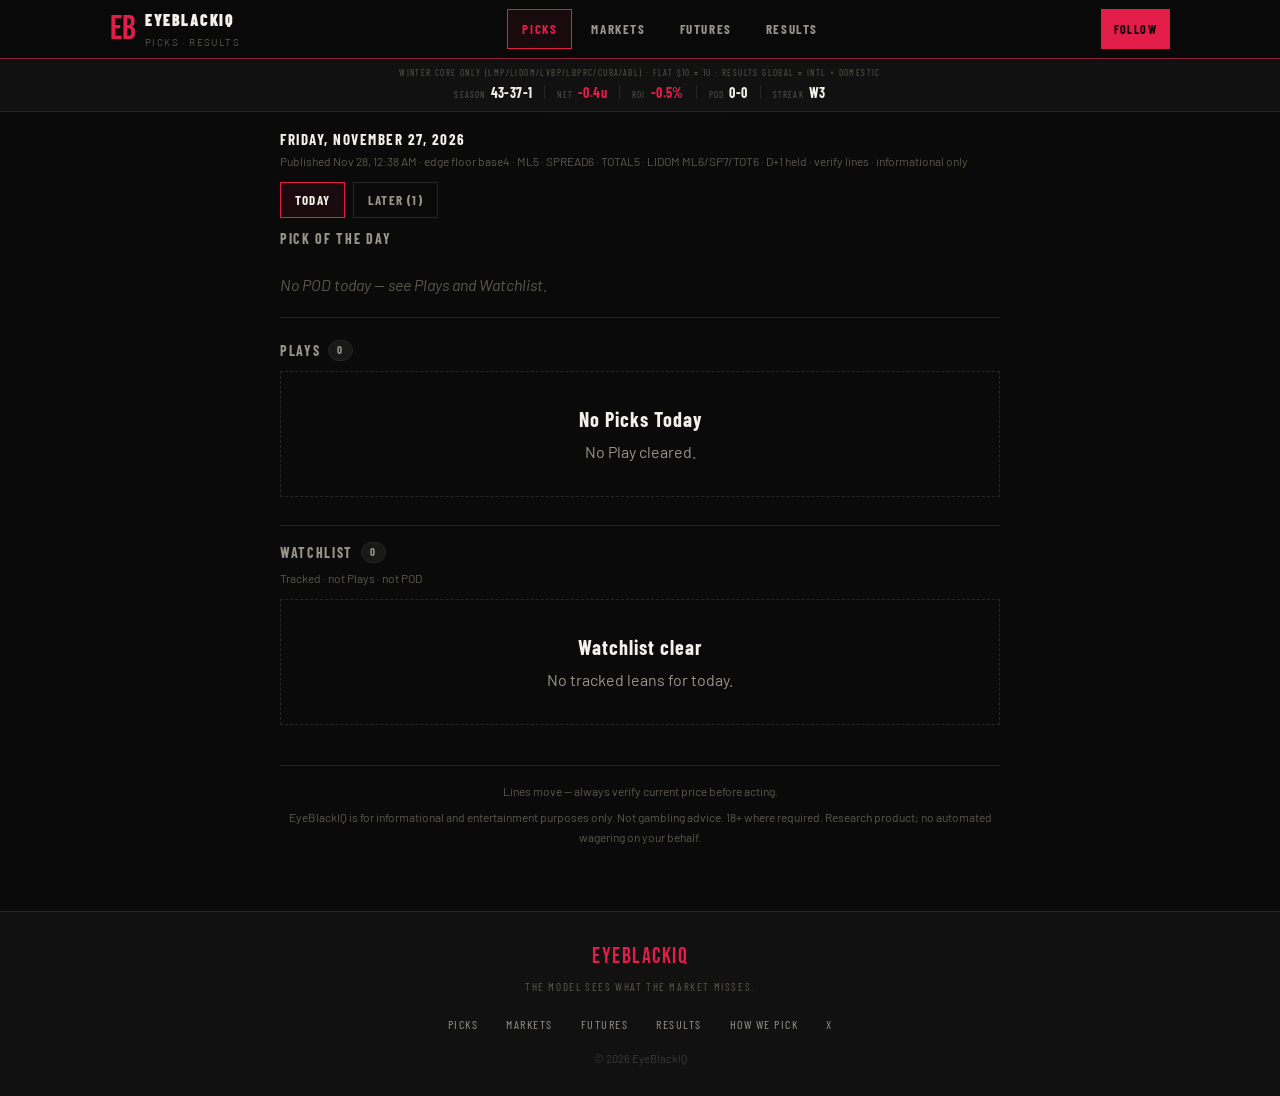
<file: docs/index.html>
<!DOCTYPE html>
<html lang="en">
<head>
<meta charset="UTF-8">
<meta name="viewport" content="width=device-width, initial-scale=1.0">
<title>EyeBlackIQ</title>
<meta name="description" content="EyeBlackIQ — quantitative baseball Plays and Day-1 results. Model projection, fair price, no edge theater.">
<meta property="og:title" content="EyeBlackIQ">
<meta property="og:description" content="Model-backed baseball Plays. Flat units. Day-1 Results.">
<meta property="og:type" content="website">
<meta property="og:url" content="https://eyeblackiq.com/">
<meta name="twitter:card" content="summary">
<link rel="canonical" href="https://eyeblackiq.com/">
<link rel="icon" href="favicon.svg" type="image/svg+xml">
<link rel="stylesheet" href="style.css?v=20261116-futures">
<meta name="robots" content="noindex, nofollow, noarchive, nosnippet">
<link rel="preconnect" href="https://fonts.googleapis.com">
<link rel="preconnect" href="https://fonts.gstatic.com" crossorigin>
<link href="https://fonts.googleapis.com/css2?family=Bebas+Neue&family=Barlow+Condensed:wght@400;600;700;900&family=Barlow:wght@400;500;600&family=IBM+Plex+Mono:wght@500;600&display=swap" rel="stylesheet">
</head>
<body>

<a class="skip-link" href="#main">Skip to content</a>

<header>
  <div class="header-inner">
    <a class="logo-block" href="/" aria-label="EyeBlackIQ home">
      <span class="logo-eb" aria-hidden="true">EB</span>
      <div class="logo-text">
        <span class="logo-name">EyeBlackIQ</span>
        <span class="logo-tag">Picks · Results</span>
      </div>
    </a>
    <nav class="primary-nav" aria-label="Primary" role="tablist">
      <button type="button" class="nav-tab active" role="tab" aria-selected="true" id="nav-picks" data-tab="PICKS">Picks</button>
      <button type="button" class="nav-tab" role="tab" aria-selected="false" id="nav-markets" data-tab="MARKETS">Markets</button>
      <button type="button" class="nav-tab" role="tab" aria-selected="false" id="nav-futures" data-tab="FUTURES">Futures</button>
      <button type="button" class="nav-tab" role="tab" aria-selected="false" id="nav-results" data-tab="RESULTS">Results</button>
    </nav>
    <div class="social-links">
      <a href="https://x.com/EyeBlackIQ" target="_blank" rel="noopener" class="social-btn">Follow</a>
    </div>
  </div>
</header>

<div class="record-bar" aria-label="Season record">
  <div class="record-scope" id="record-scope">Winter CORE · Flat 1u</div>
  <div class="record-inner" id="record-bar-content">
    <div class="record-stat"><span class="stat-label">Season</span><span class="stat-value" id="bar-record">—</span></div>
    <div class="record-divider" aria-hidden="true"></div>
    <div class="record-stat"><span class="stat-label">Net</span><span class="stat-value" id="bar-units">—</span></div>
    <div class="record-divider" aria-hidden="true"></div>
    <div class="record-stat"><span class="stat-label">ROI</span><span class="stat-value" id="bar-roi">—</span></div>
    <div class="record-divider" aria-hidden="true"></div>
    <div class="record-stat"><span class="stat-label">POD</span><span class="stat-value" id="bar-pod">—</span></div>
    <div class="record-divider" aria-hidden="true"></div>
    <div class="record-stat"><span class="stat-label">Streak</span><span class="stat-value" id="bar-streak">—</span></div>
  </div>
</div>

<div class="date-bar">
  <span class="date-label" id="slip-date">Loading…</span>
  <span class="date-sublabel" id="slip-meta">Verify lines before acting · informational only</span>
</div>

<div class="slate-bar" role="tablist" aria-label="Slate">
  <button type="button" class="slate-chip active" role="tab" aria-selected="true" data-slate="today" id="slate-today">Today</button>
  <button type="button" class="slate-chip" role="tab" aria-selected="false" data-slate="later" id="slate-later">Later</button>
</div>

<main id="main">

  <section id="picks-panel" role="tabpanel" aria-labelledby="nav-picks">
    <section class="pods-section" id="pods-section" aria-labelledby="pod-heading">
      <h2 class="section-title" id="pod-heading">Pick of the Day</h2>
      <div class="pod-row" id="pod-row">
        <p class="empty-state">Loading…</p>
      </div>
    </section>

    <section class="picks-section" id="plays-section" aria-labelledby="plays-heading">
      <h2 class="section-title" id="plays-heading">
        Plays
        <span class="count-badge" id="rec-count">0</span>
      </h2>
      <div class="picks-list" id="picks-grid">
        <p class="empty-state">Loading…</p>
      </div>
    </section>

    <section class="picks-section teaser-section" id="teaser-section" hidden aria-hidden="true">
      <h2 class="section-title">Watchlist <span class="count-badge" id="teaser-count">0</span></h2>
      <p class="section-note" id="teaser-note">Tracked · not Plays · not POD</p>
      <div class="picks-list picks-list--watch" id="teaser-grid"></div>
    </section>
  </section>

  <section id="markets-panel" role="tabpanel" aria-labelledby="nav-markets" hidden>
    <section class="picks-section" aria-labelledby="markets-heading">
      <h2 class="section-title" id="markets-heading">Market odds</h2>
      <p class="section-note" id="markets-note">Kalshi / Polymarket exchanges — Live = mid, Fair = model WP. Unparsed games omitted.</p>
      <div class="markets-list" id="markets-grid">
        <p class="empty-state">Loading…</p>
      </div>
    </section>
  </section>

  <section id="futures-panel" role="tabpanel" aria-labelledby="nav-futures" hidden>
    <section class="picks-section" aria-labelledby="futures-heading">
      <h2 class="section-title" id="futures-heading">MLB Futures</h2>
      <p class="section-note" id="futures-note">Fair = simulation share · Live = Kalshi YES mid when listed · American primary · informational only</p>
      <div class="chip-row" id="futures-board-tabs" role="group" aria-label="Futures board">
        <button type="button" class="chip active" data-fboard="ws">World Series</button>
        <button type="button" class="chip" data-fboard="division">Division</button>
        <button type="button" class="chip" data-fboard="pennant">Pennant</button>
      </div>
      <div id="futures-grid"><p class="empty-state">Loading…</p></div>
    </section>
  </section>

  <section id="results-section" class="results-section" role="tabpanel" aria-labelledby="nav-results" hidden>
    <div class="results-head">
      <h2 class="section-title">Results <span class="pod-badge" id="results-pod-badge">POD</span></h2>
      <p class="section-note" id="results-sub">Global = INTL + Domestic · Flat 1u · click a league to filter</p>
    </div>

    <div class="res-topline" id="results-topline" aria-label="Total record">
      <div class="res-topline-main">
        <div class="res-topline-scope" id="rc-topline-scope">GLOBAL</div>
        <div class="res-topline-record" id="rc-topline-record">—</div>
        <div class="res-topline-pnl" id="rc-topline-pnl">—</div>
      </div>
      <div class="res-topline-recent" id="rc-topline-recent" aria-label="Recent performance">
        <div class="res-recent-stat"><span class="rk">L10</span><span class="rv" id="rc-recent-l10">—</span></div>
        <div class="res-recent-stat"><span class="rk">Last 7d</span><span class="rv" id="rc-recent-7d">—</span></div>
        <div class="res-recent-stat"><span class="rk">Streak</span><span class="rv" id="rc-recent-streak">—</span></div>
        <div class="res-recent-stat"><span class="rk">Hit%</span><span class="rv" id="rc-recent-hr">—</span></div>
      </div>
    </div>

    <div class="chip-row" id="results-sport-tabs" role="group" aria-label="Results region">
      <button type="button" class="chip active" data-rsport="global" title="All-inclusive = INTL + Domestic">Global</button>
      <button type="button" class="chip" data-rsport="intl" title="Non-American leagues">INTL</button>
      <button type="button" class="chip" data-rsport="domestic" title="MLB + NCAA + MiLB">Domestic</button>
      <button type="button" class="chip chip-advanced" id="results-advanced-toggle" aria-expanded="false" aria-controls="results-advanced">Advanced</button>
    </div>
    <div id="results-advanced" hidden>
      <div class="chip-row" id="results-book-tabs" role="group" aria-label="Book drill-down">
        <button type="button" class="chip" data-rsport="winter" title="Winter subset of INTL">Winter</button>
        <button type="button" class="chip chip-archive" data-rsport="asia" title="Asia subset of INTL">Asia · Archive</button>
        <button type="button" class="chip chip-archive" data-rsport="mlb" title="MLB · Domestic">MLB · Archive</button>
        <button type="button" class="chip chip-archive" data-rsport="ncaa" title="NCAA · Domestic">NCAA · Archive</button>
        <button type="button" class="chip chip-archive" data-rsport="milb" title="MiLB · Domestic">MiLB · Archive</button>
      </div>
      <p class="section-note">Archive books · Flat 1u Record only</p>
    </div>

    <!-- A · Scoreboard -->
    <div class="res-board" id="results-board" aria-label="Global scoreboard">
      <div class="res-board-title">GLOBAL RECORD</div>
      <div class="res-board-global" id="rc-board-global">—</div>
      <div class="res-regions" id="results-regions"></div>
      <div class="res-tiles" id="results-tiles" role="group" aria-label="Leagues"></div>
      <div class="res-board-sum"><span id="rc-filter-label">All leagues</span><span id="rc-board-check">—</span></div>
    </div>

    <!-- B · Wheel + statsheet -->
    <div class="res-desk" id="results-desk">
      <div class="res-gauge" aria-label="Hit rate wheel">
        <div class="res-gauge-ring" id="rc-gauge-ring" style="--hr:50"><span id="rc-gauge-hr">—</span></div>
        <div class="res-gauge-meta">
          <div class="rk" id="rc-gauge-scope">Hit rate</div>
          <div class="rv" id="rc-record">—</div>
          <div class="res-gauge-pnl"><span class="rk" id="rc-pnl-label">PnL (Flat)</span> <span class="rv" id="rc-pnl">—</span></div>
          <div class="muted" id="rc-l50n-label">L50 n <span id="rc-l50n">—</span> · HR <span id="rc-hr">—</span></div>
        </div>
      </div>
      <div class="res-sheet" id="results-league-standings" aria-label="League statsheet"></div>
    </div>

    <div class="results-chart-wrap" id="results-equity-wrap" aria-label="Equity curve">
      <div class="results-chart-title" id="results-equity-title">Running PnL</div>
      <div class="equity-chart" id="results-equity-chart"></div>
    </div>
    <div class="results-chart-wrap" id="results-hr-wrap" aria-label="Hit rate by book" hidden>
      <div class="results-chart-title" id="results-hr-title">Hit rate by book</div>
      <div class="results-chart" id="results-hr-chart"></div>
    </div>
    <details class="results-chart-wrap results-chart-wrap--pnl" id="results-chart-wrap">
      <summary class="results-chart-title" id="results-chart-title">Season PnL by book</summary>
      <div class="results-chart" id="results-chart"></div>
    </details>
    <div class="results-note" id="results-note"></div>
    <div class="results-list-wrap" id="results-list-wrap">
      <ul class="watch-list results-list" id="results-list" role="list">
        <li class="empty-state">Loading Day-1…</li>
      </ul>
    </div>
  </section>

  <div class="disclaimer" id="disclaimer">
    <p>Lines move — always verify current price before acting.</p>
    <p>EyeBlackIQ is for informational and entertainment purposes only. Not gambling advice. 18+ where required. Research product; no automated wagering on your behalf.</p>
  </div>
</main>

<footer>
  <div class="footer-inner">
    <div class="footer-brand">
      <span class="footer-logo">EyeBlackIQ</span>
      <span class="footer-tag">The model sees what the market misses.</span>
    </div>
    <div class="footer-links">
      <button type="button" class="footer-link" id="footer-picks">Picks</button>
      <button type="button" class="footer-link" id="footer-markets">Markets</button>
      <button type="button" class="footer-link" id="footer-futures">Futures</button>
      <button type="button" class="footer-link" id="footer-results">Results</button>
      <a href="methodology.html">How we pick</a>
      <a href="https://x.com/EyeBlackIQ" target="_blank" rel="noopener">X</a>
    </div>
    <div class="footer-copy">© 2026 EyeBlackIQ</div>
  </div>
</footer>

<script>
document.title = 'EyeBlackIQ';

let slipData = null;
let day1Data = null;
let futuresData = null;
let futuresBoard = 'ws'; // ws | division | pennant
let activeTab = 'PICKS';
let resultsSport = 'global';
let resultsLeague = null; // clickable league filter (null = all in region)
const PNL_FLAT_KEY = 'pnl_flat_u';

function fmtAm(v) {
  if (v == null || v === '') return null;
  if (typeof v === 'string') {
    const t = v.trim();
    if (/^[+-]\d+$/.test(t)) return t;
    // Decimal odds → American (honest book price)
    if (/^\d+(\.\d+)?$/.test(t) && Number(t) >= 1.01 && Number(t) < 50 && !/^\d{3,}$/.test(t)) {
      const d = Number(t);
      if (d >= 2) return `+${Math.round((d - 1) * 100)}`;
      return `${Math.round(-100 / (d - 1))}`;
    }
  }
  const n = Number(v);
  if (Number.isNaN(n)) return null;
  // Already American magnitude (e.g. 107, -120) — not 1.91 decimal
  if (Math.abs(n) >= 100 || Number.isInteger(n)) return n > 0 ? `+${Math.round(n)}` : `${Math.round(n)}`;
  if (n >= 1.01 && n < 50) {
    if (n >= 2) return `+${Math.round((n - 1) * 100)}`;
    return `${Math.round(-100 / (n - 1))}`;
  }
  return n > 0 ? `+${Math.round(n)}` : `${Math.round(n)}`;
}

function esc(s) {
  return String(s ?? '').replace(/</g, '');
}

/** 1–2 line context for collapsed list; full text stays in Specs. */
function shortBlurb(text, max = 140) {
  const s = String(text || '').trim();
  if (!s) return '';
  const cut = s.split(/(?<=[.!?])\s+/).slice(0, 2).join(' ');
  if (cut.length <= max) return cut;
  return cut.slice(0, max - 1).trimEnd() + '…';
}

function liveAmOf(pick) {
  return fmtAm(pick.live_am != null ? pick.live_am : pick.book_am)
    || (pick.price_source === 'kalshi_ml' ? fmtAm(pick.kalshi_am) : null);
}
function livePctOf(pick) {
  if (pick.live_pct != null && pick.live_pct !== '') return Number(pick.live_pct);
  if (pick.price_source === 'kalshi_ml' && pick.kalshi_implied_pct != null) return Number(pick.kalshi_implied_pct);
  return null;
}
function fairPctOf(pick) {
  if (pick.fair_pct != null && pick.fair_pct !== '') return Number(pick.fair_pct);
  const wp = pick.model_wp_pct != null ? pick.model_wp_pct : pick.cover_pct;
  return wp != null ? Number(wp) : null;
}

function specsPanel(pick) {
  const live = liveAmOf(pick);
  const fair = fmtAm(pick.fair_am);
  const livePct = livePctOf(pick);
  const fairPct = fairPctOf(pick);
  const wp = pick.model_wp_pct != null ? pick.model_wp_pct : pick.cover_pct;
  const meta = metaStack(pick);
  const facts = Array.isArray(pick.facts) ? pick.facts.filter(Boolean) : [];
  const sp = [pick.sp_away, pick.sp_home].filter(Boolean).join(' vs ');
  const blurb = String(pick.blurb || '').trim();
  const rows = [];
  const whenSpec = fmtWhen(pick);
  if (whenSpec) {
    rows.push(`<div class="spec-row"><span class="spec-k">When</span><span class="spec-v">${esc(whenSpec)}</span></div>`);
  }
  const kalshiOnly = pick.price_source === 'kalshi_ml';
  const kalshi = (!kalshiOnly) ? fmtAm(pick.kalshi_am) : null;
  if (live || fair || kalshi) {
    const oddsBits = [];
    if (live) oddsBits.push(`Live ${live}${livePct != null && !Number.isNaN(livePct) ? ` (${livePct.toFixed(1)}%)` : ''}${kalshiOnly ? ' · Kalshi mid' : ''}`);
    if (fair) oddsBits.push(`Fair ${fair}${fairPct != null && !Number.isNaN(fairPct) ? ` (${fairPct.toFixed(1)}%)` : ''}`);
    if (kalshi) oddsBits.push(`Kalshi ${kalshi}`);
    rows.push(`<div class="spec-row"><span class="spec-k">Odds</span><span class="spec-v">${oddsBits.join(' · ')}</span></div>`);
  }
  if (wp != null) {
    rows.push(`<div class="spec-row"><span class="spec-k">Model WP</span><span class="spec-v">${Number(wp).toFixed(1)}%</span></div>`);
  }
  meta.forEach(m => {
    rows.push(`<div class="spec-row"><span class="spec-k">${esc(m.k)}</span><span class="spec-v">${esc(m.v)}</span></div>`);
  });
  if (sp) rows.push(`<div class="spec-row"><span class="spec-k">SP</span><span class="spec-v">${esc(sp)}</span></div>`);
  function microLine(m, label) {
    if (!m || m.era == null) return '';
    const bits = [`${label} ERA ${m.era}`];
    if (m.fip != null) bits.push(`FIP ${m.fip}`);
    if (m.ip != null) bits.push(`${m.ip} IP`);
    const rates = [];
    if (m.k9 != null) rates.push(`K9 ${m.k9}`);
    if (m.bb9 != null) rates.push(`BB9 ${m.bb9}`);
    if (m.hr9 != null) rates.push(`HR9 ${m.hr9}`);
    if (m.whip != null) rates.push(`WHIP ${m.whip}`);
    if (rates.length) bits.push(rates.join(' · '));
    return bits.join(' · ');
  }
  const ma = microLine(pick.sp_away_micro, pick.sp_away || 'Away');
  const mh = microLine(pick.sp_home_micro, pick.sp_home || 'Home');
  if (ma) rows.push(`<div class="spec-row"><span class="spec-k">Away SP</span><span class="spec-v">${esc(ma)}</span></div>`);
  if (mh) rows.push(`<div class="spec-row"><span class="spec-k">Home SP</span><span class="spec-v">${esc(mh)}</span></div>`);
  if (facts.length) {
    rows.push(`<div class="spec-facts">${facts.map(f => `<span class="fact-chip">${esc(f)}</span>`).join('')}</div>`);
  }
  if (blurb) rows.push(`<p class="spec-blurb">${esc(blurb)}</p>`);
  if (!rows.length) return '';
  return `<div class="spec-body">${rows.join('')}</div>`;
}

function ouTone(side) {
  const s = String(side || '');
  if (/under/i.test(s)) return 'under';
  if (/over/i.test(s)) return 'over';
  return '';
}

function metaStack(p) {
  const items = [];
  const mkt = String(p.market || p.bet_type || '').toUpperCase();
  const side = String(p.side || p.bet || '');
  const isTotal = /TOTAL|OU|FG_TOTAL|F5_TOTAL/.test(mkt) || /^(over|under)\b/i.test(side);
  const hasSides = p.proj_away != null && p.proj_home != null;
  const short = /under/i.test(side) ? 'Under' : (/over/i.test(side) ? 'Over' : '');
  const wp = p.model_wp_pct != null ? p.model_wp_pct : p.cover_pct;

  // TOTAL only: proj vs line. Spreads/ML: projected score only (no µ-margin chip).
  if (isTotal && hasSides) {
    const tot = Number(p.proj_away) + Number(p.proj_home);
    const vs = p.line != null ? ` vs ${p.line}` : '';
    items.push({
      k: 'Proj',
      v: `${Number(p.proj_away).toFixed(1)}–${Number(p.proj_home).toFixed(1)} (${tot.toFixed(1)})${vs}${short ? ' — ' + short : ''}`,
      primary: true,
    });
  } else if (isTotal && p.proj_total != null && p.line != null) {
    items.push({
      k: 'Model',
      v: `${Number(p.proj_total).toFixed(1)} vs ${p.line}${short ? ' — ' + short : ''}`,
      primary: true,
    });
  } else if (hasSides) {
    items.push({
      k: 'Proj',
      v: `${Number(p.proj_away).toFixed(1)}–${Number(p.proj_home).toFixed(1)}`,
      primary: true,
    });
  }

  if (wp != null) {
    items.push({
      k: 'WP',
      v: `${Number(wp).toFixed(1)}%`,
      primary: !(isTotal || hasSides),
    });
  }
  return items;
}

function priceStrip(pick) {
  const fair = fmtAm(pick.fair_am);
  const live = liveAmOf(pick);
  const livePct = livePctOf(pick);
  const fairPct = fairPctOf(pick);
  const kalshiOnly = pick.price_source === 'kalshi_ml';
  const kalshi = (!kalshiOnly) ? fmtAm(pick.kalshi_am) : null;
  // AM primary · % secondary. Kalshi-only: Live is Kalshi mid (no duplicate column).
  const bits = [];
  const liveSub = livePct != null && !Number.isNaN(livePct) ? `<span class="price-pct">${livePct.toFixed(1)}%</span>` : '';
  const fairSub = fairPct != null && !Number.isNaN(fairPct) ? `<span class="price-pct">${fairPct.toFixed(1)}%</span>` : '';
  bits.push(`<span class="price-live"><span class="price-k">Live${kalshiOnly ? ' · Kalshi' : ''}</span> ${live || '—'}${liveSub}</span>`);
  bits.push(`<span class="price-fair"><span class="price-k">Fair</span> ${fair || '—'}${fairSub}</span>`);
  if (kalshi) {
    bits.push(`<span class="price-kalshi"><span class="price-k">Kalshi</span> ${kalshi}</span>`);
  }
  return `<div class="pick-prices" aria-label="Live and fair odds">${bits.join('<span class="price-sep" aria-hidden="true">·</span>')}</div>`;
}

function factsRow(pick, { skip = false } = {}) {
  if (skip) return '';
  const facts = Array.isArray(pick.facts) ? pick.facts.filter(Boolean) : [];
  if (!facts.length) return '';
  return `<div class="pick-facts">${facts.map(f => `<span class="fact-chip">${esc(f)}</span>`).join('')}</div>`;
}

function parseUtcDate(iso) {
  if (!iso) return null;
  let s = String(iso).trim();
  // Ensure Z / offset so JS does not treat as local wall time
  if (/^\d{4}-\d{2}-\d{2}T\d{2}:\d{2}/.test(s) && !/[zZ]|[+-]\d{2}:?\d{2}$/.test(s)) {
    s += 'Z';
  }
  const d = new Date(s);
  return Number.isNaN(d.getTime()) ? null : d;
}

function viewerYmd(d) {
  const y = d.getFullYear();
  const m = String(d.getMonth() + 1).padStart(2, '0');
  const day = String(d.getDate()).padStart(2, '0');
  return `${y}-${m}-${day}`;
}

function pickViewerDate(pick) {
  const d = parseUtcDate(pick.game_time_utc);
  if (d) return viewerYmd(d);
  return String(pick.signal_date || pick.game_date || '').slice(0, 10);
}

function fmtWhen(pick) {
  // Viewer-local single line when UTC exists; else date · TBD (never invent a clock).
  const d = parseUtcDate(pick.game_time_utc);
  if (d) {
    return d.toLocaleString(undefined, {
      weekday: 'short', month: 'short', day: 'numeric',
      hour: 'numeric', minute: '2-digit',
    });
  }
  const gd = String(pick.signal_date || pick.game_date || '').slice(0, 10);
  let dateBit = '';
  if (gd) {
    const d0 = new Date(gd + 'T12:00:00');
    if (!Number.isNaN(d0.getTime())) {
      dateBit = d0.toLocaleDateString(undefined, { weekday: 'short', month: 'short', day: 'numeric' });
    } else {
      dateBit = gd;
    }
  }
  if (dateBit) return `${dateBit} · TBD`;
  return 'TBD';
}

function pickCard(pick, { hero = false } = {}) {
  const league = pick.league ? String(pick.league) : '';
  const meta = metaStack(pick);
  const tone = ouTone(pick.side);
  const cls = hero
    ? `pick-card pick-card--pod${tone ? ' pick--' + tone : ''}`
    : `pick-row pick-row--play${tone ? ' pick--' + tone : ''}`;
  const metaHtml = meta.map(r =>
    `<span class="meta-item"><span class="meta-k">${esc(r.k)}</span><span class="meta-v${r.primary ? '' : ' meta-v--secondary'}">${esc(r.v)}</span></span>`
  ).join('');
  const sp = [pick.sp_away, pick.sp_home].filter(Boolean).join(' vs ');
  const when = fmtWhen(pick);
  const blurb = String(pick.blurb || '').trim();
  const facts = Array.isArray(pick.facts) ? pick.facts.filter(Boolean).slice(0, 4) : [];
  return `
  <article class="${cls}">
    <div class="pick-header">
      <span class="pick-kicker">${esc(league)}</span>
      ${hero ? '<span class="pod-crown">POD</span>' : ''}
      ${tone ? `<span class="ou-chip ou-chip--${tone}">${tone === 'over' ? 'Over' : 'Under'}</span>` : ''}
    </div>
    <div class="pick-side">${esc(pick.side) || '—'}</div>
    ${priceStrip(pick)}
    ${metaHtml ? `<div class="meta-row" aria-label="Model synopsis">${metaHtml}</div>` : ''}
    ${pick.game ? `<div class="pick-game">${esc(pick.game)}${when ? ` <span class="pick-time">${esc(when)}</span>` : ''}</div>` : ''}
    ${sp ? `<div class="pick-sp">SP ${esc(sp)}</div>` : ''}
    ${!blurb && facts.length ? `<div class="pick-facts">${facts.map(f => `<span class="fact-chip">${esc(f)}</span>`).join('')}</div>` : ''}
    ${blurb ? `<p class="pick-blurb">${esc(blurb)}</p>` : ''}
  </article>`;
}

/** Plays + Watchlist = lean list + click-to-expand Specs (POD stays hero card). */
function leanListItem(pick, { watch = false, later = false } = {}) {
  const live = liveAmOf(pick);
  const fair = fmtAm(pick.fair_am);
  const livePct = livePctOf(pick);
  const fairPct = fairPctOf(pick);
  const kalshiOnly = pick.price_source === 'kalshi_ml';
  const league = pick.league ? String(pick.league) : '';
  const when = fmtWhen(pick);
  const tone = ouTone(pick.side);
  const bits = [];
  if (league) bits.push(`<span class="watch-lg">${esc(league)}</span>`);
  if (pick.game) bits.push(`<span class="watch-game">${esc(pick.game)}</span>`);
  if (when) bits.push(`<span class="watch-time">${esc(when)}</span>`);
  if (pick.proj_away != null && pick.proj_home != null) {
    bits.push(`<span class="watch-proj">Proj ${Number(pick.proj_away).toFixed(1)}–${Number(pick.proj_home).toFixed(1)}</span>`);
  } else if (pick.proj_total != null) {
    bits.push(`<span class="watch-proj">Proj μ ${Number(pick.proj_total).toFixed(1)}</span>`);
  }
  const leanWp = fairPctOf(pick);
  if (leanWp != null && !Number.isNaN(leanWp)) {
    bits.push(`<span class="watch-wp">Fair ${leanWp.toFixed(1)}%</span>`);
  }
  const kalshi = (!kalshiOnly) ? fmtAm(pick.kalshi_am) : null;
  const ctx = shortBlurb(pick.blurb);
  const specs = specsPanel(pick);
  const noLive = !live;
  const liveLabel = kalshiOnly ? 'Live · Kalshi' : 'Live';
  const livePctBit = livePct != null && !Number.isNaN(livePct) ? `<span class="watch-pct">${livePct.toFixed(1)}%</span>` : '';
  const fairPctBit = fairPct != null && !Number.isNaN(fairPct) ? `<span class="watch-pct">${fairPct.toFixed(1)}%</span>` : '';
  return `
  <li class="watch-item${tone ? ' pick--' + tone : ''}${watch ? ' watch-item--teaser' : ''}${later ? ' watch-item--later' : ''}${noLive ? ' watch-item--nolive' : ''}">
    <div class="watch-main">
      <span class="watch-side">${esc(pick.side) || '—'}</span>
      <span class="watch-odds" aria-label="Live and fair American odds"><span class="watch-live"><span class="watch-odds-k">${liveLabel}</span> ${live || '—'}${livePctBit}</span><span class="watch-fair"><span class="watch-odds-k">Fair</span> ${fair || '—'}${fairPctBit}</span>${kalshi ? `<span class="watch-kalshi"><span class="watch-odds-k">Kalshi</span> ${kalshi}</span>` : ''}</span>
    </div>
    ${bits.length ? `<div class="watch-sub">${bits.join('<span class="watch-dot" aria-hidden="true">·</span>')}</div>` : ''}
    ${ctx ? `<p class="watch-ctx">${esc(ctx)}</p>` : ''}
    ${specs ? `<details class="spec-drop"><summary>Specs</summary>${specs}</details>` : ''}
  </li>`;
}
function watchListItem(pick, { later = false } = {}) { return leanListItem(pick, { watch: true, later }); }

let slateMode = 'today'; // today | later
function isLaterPick(p, today) {
  // Viewer-local calendar date of first pitch when UTC known; else signal_date
  const vd = pickViewerDate(p);
  return !!(vd && today && vd > today);
}

function resultsListItem(r, key) {
  const pv = Number(r[key] != null ? r[key] : r.pnl_u || 0);
  const cls = pv > 0 ? 'pos' : (pv < 0 ? 'neg' : '');
  const bet = String(r.bet || '');
  const tone = ouTone(bet);
  const odds = fmtAm(r.odds) || (r.odds != null && r.odds !== '' ? esc(r.odds) : '—');
  const note = String(r.note || '').trim();
  const tag = String(r.outcome_tag || '').trim();
  const closeLoss = !!r.close_loss || /CLOSE LOSS/i.test(tag) || /CLOSE LOSS/i.test(note);
  const closeWin = !!r.close_win || /CLOSE WIN/i.test(tag);
  const ctx = shortBlurb(note, 140);
  const when = fmtWhen(r);
  const bits = [];
  if (when) bits.push(`<span class="watch-time">${esc(when)}</span>`);
  else if (r.date) bits.push(`<span class="watch-time">${esc(r.date)}</span>`);
  if (r.league) bits.push(`<span class="watch-lg">${esc(r.league)}</span>`);
  if (r.market) bits.push(`<span class="watch-hit">${esc(r.market)}</span>`);
  if (r.actual != null && r.actual !== '') bits.push(`<span class="watch-proj">${esc(r.actual)}</span>`);
  if (closeLoss) bits.push(`<span class="outcome-tag outcome-tag--close-loss">CLOSE LOSS</span>`);
  else if (closeWin) bits.push(`<span class="outcome-tag outcome-tag--close-win">CLOSE WIN</span>`);
  else if (tag) bits.push(`<span class="outcome-tag">${esc(tag)}</span>`);
  const specRows = [];
  specRows.push(`<div class="spec-row"><span class="spec-k">Odds</span><span class="spec-v">${odds}</span></div>`);
  if (r.book) specRows.push(`<div class="spec-row"><span class="spec-k">Book</span><span class="spec-v">${esc(r.book)}</span></div>`);
  if (r.actual != null && r.actual !== '') {
    specRows.push(`<div class="spec-row"><span class="spec-k">Score</span><span class="spec-v">${esc(r.actual)}</span></div>`);
  }
  if (r.cover_margin_runs != null && r.cover_margin_runs !== '') {
    specRows.push(`<div class="spec-row"><span class="spec-k">Cover</span><span class="spec-v">${esc(Number(r.cover_margin_runs).toFixed(1))}</span></div>`);
  }
  specRows.push(`<div class="spec-row"><span class="spec-k">PnL</span><span class="spec-v ${cls}">${fmtU(pv)}</span></div>`);
  if (note) specRows.push(`<p class="spec-blurb">${esc(note)}</p>`);
  return `
  <li class="watch-item results-item ${cls}${tone ? ' pick--' + tone : ''}${closeLoss ? ' results-item--close-loss' : ''}">
    <div class="watch-main">
      <span class="watch-side">${esc(bet) || '—'}</span>
      <span class="watch-odds" aria-label="American odds">
        <span class="watch-live">${odds}</span>
        <span class="watch-result ${resultClass(r.result)}">${esc(r.result) || '—'}</span>
      </span>
    </div>
    ${bits.length ? `<div class="watch-sub">${bits.join('<span class="watch-dot" aria-hidden="true">·</span>')}</div>` : ''}
    ${ctx ? `<p class="watch-ctx">${esc(ctx)}</p>` : ''}
    <details class="spec-drop">
      <summary>Specs</summary>
      <div class="spec-body">${specRows.join('')}</div>
    </details>
  </li>`;
}

function isPlay(p) {
  if (!p || typeof p !== 'object') return false;
  if (String(p.confidence || '') === 'lower') return false;
  const tier = String(p.public_tier || p.tier || '').toUpperCase();
  const tab = String(p.tab || '').toUpperCase();
  const src = String(p.pick_source || '').toUpperCase();
  if (tier === 'PLAY' || tier === 'CORE' || tier === 'FINAL') return true;
  if (tab === 'FINAL') return true;
  if (src.includes('FINAL_CORE')) return true;
  // Engine often stamps is_pod / Play confidence without public_tier
  if (p.is_pod) return true;
  if (String(p.confidence || '').toLowerCase() === 'play') return true;
  return false;
}

function renderPicks() {
  // Slip stamp day anchors Today/Later; first-pitch viewer-local date when UTC exists.
  const today = slipData?.date || viewerYmd(new Date());
  const laterMode = slateMode === 'later';
  const allPlays = (slipData?.recommended || []).filter(isPlay);
  const all = allPlays.filter(p => {
    const vd = pickViewerDate(p);
    if (!vd || !today) return !laterMode;
    return laterMode ? vd > today : vd <= today;
  });
  const podsRaw = Array.isArray(slipData?.pod)
    ? slipData.pod
    : (slipData?.pod ? [slipData.pod] : []);
  const podsToday = (podsRaw.length ? podsRaw : allPlays.filter(p => p.is_pod))
    .filter(isPlay)
    .filter(p => {
      const vd = pickViewerDate(p);
      return !vd || !today || vd <= today;
    });
  const pods = laterMode ? [] : podsToday;
  const podKeys = new Set(pods.map(p => `${p.side}|${p.game}|${p.signal_date || ''}`));
  const rest = all.filter(p => !podKeys.has(`${p.side}|${p.game}|${p.signal_date || ''}`));
  const emptyDay = !laterMode && (!!slipData?.empty || (!all.length && !pods.length));

  const podEl = document.getElementById('pod-row');
  const podsSec = document.getElementById('pods-section');
  const grid = document.getElementById('picks-grid');
  const count = document.getElementById('rec-count');
  const playsSec = document.getElementById('plays-section');

  if (podsSec) podsSec.hidden = laterMode;
  if (podEl && !laterMode) {
    const emptyPod = String(slipData?.pod_empty_message || 'No POD today — see Plays and Watchlist.');
    podEl.innerHTML = pods.length
      ? pods.map(p => pickCard(p, { hero: true })).join('')
      : `<p class="empty-state">${esc(emptyPod)}</p>`;
  }

  if (count) count.textContent = String(rest.length);
  if (grid && playsSec) {
    if (emptyDay) {
      playsSec.hidden = false;
      if (count) count.textContent = '0';
      grid.innerHTML = '<div class="empty-panel"><strong>No Picks Today</strong><span>No Play cleared.</span></div>';
    } else if (!rest.length) {
      playsSec.hidden = laterMode ? false : true;
      grid.innerHTML = laterMode
        ? '<div class="empty-panel"><strong>No later Plays</strong><span>Forward Plays appear here when stamped.</span></div>'
        : '';
      if (!laterMode) playsSec.hidden = true;
    } else {
      playsSec.hidden = false;
      grid.innerHTML = `<ul class="watch-list watch-list--plays" role="list">${rest.map(p => leanListItem(p, { later: laterMode })).join('')}</ul>`;
    }
  }

  const teaserSec = document.getElementById('teaser-section');
  const teaserGrid = document.getElementById('teaser-grid');
  const teaserCount = document.getElementById('teaser-count');
  const teaserNote = document.getElementById('teaser-note');
  const watchAll = (slipData?.teaser || []).filter(p =>
    String(p.confidence || '') === 'lower' || String(p.public_tier || '') === 'Watchlist'
  );
  const watch = watchAll.filter(p => laterMode ? isLaterPick(p, today) : !isLaterPick(p, today));
  const laterN = watchAll.filter(p => isLaterPick(p, today)).length;
  const laterBtn = document.getElementById('slate-later');
  if (laterBtn) {
    laterBtn.textContent = laterN ? `Later (${laterN})` : 'Later';
    laterBtn.hidden = false;
  }
  if (teaserNote) {
    teaserNote.textContent = laterMode
      ? 'Forward slate · not Plays · not POD'
      : 'Tracked · not Plays · not POD';
  }
  if (teaserSec && teaserGrid) {
    if (watch.length) {
      teaserSec.hidden = false;
      teaserSec.setAttribute('aria-hidden', 'false');
      if (teaserCount) teaserCount.textContent = String(watch.length);
      teaserGrid.innerHTML = `<ul class="watch-list" role="list">${watch.map(p => watchListItem(p, { later: laterMode })).join('')}</ul>`;
    } else {
      teaserSec.hidden = false;
      teaserSec.setAttribute('aria-hidden', 'false');
      if (teaserCount) teaserCount.textContent = '0';
      teaserGrid.innerHTML = laterMode
        ? '<div class="empty-panel"><strong>No later Watchlist</strong><span>D+1 signals land here when held.</span></div>'
        : '<div class="empty-panel"><strong>Watchlist clear</strong><span>No tracked leans for today.</span></div>';
    }
  }
}

function updateRecordBar(rec) {
  const set = (id, v) => { const el = document.getElementById(id); if (el) el.textContent = v; };
  const net = rec.net_units || 0;
  set('bar-record', `${rec.wins || 0}-${rec.losses || 0}-${rec.pushes || 0}`);
  set('bar-units', `${net >= 0 ? '+' : ''}${Number(net).toFixed(1)}u`);
  set('bar-roi', `${(rec.roi || 0) >= 0 ? '+' : ''}${Number(rec.roi || 0).toFixed(1)}%`);
  set('bar-pod', `${rec.pod_wins || 0}-${rec.pod_losses || 0}`);
  set('bar-streak', rec.streak || '—');
  const uel = document.getElementById('bar-units');
  const rel = document.getElementById('bar-roi');
  if (uel) uel.className = 'stat-value ' + (net >= 0 ? 'positive' : 'negative');
  if (rel) rel.className = 'stat-value ' + ((rec.roi || 0) >= 0 ? 'positive' : 'negative');
  const scope = document.getElementById('record-scope');
  if (scope) {
    const src = rec.source || 'INTL CORE';
    const units = rec.units_policy || 'Flat 1u';
    scope.textContent = `${src} · ${units} · Results Global = INTL + Domestic`;
  }
}

function updateDateBar(slip) {
  const dateEl = document.getElementById('slip-date');
  const metaEl = document.getElementById('slip-meta');
  if (dateEl) {
    if (slip.date) {
      const d = new Date(slip.date + 'T12:00:00');
      dateEl.textContent = d.toLocaleDateString('en-US', { weekday: 'long', month: 'long', day: 'numeric', year: 'numeric' });
    } else {
      dateEl.textContent = 'No slip date';
    }
  }
  if (metaEl) {
    let gen = '';
    if (slip.generated) {
      try {
        const g = new Date(slip.generated);
        gen = `Published ${g.toLocaleString('en-US', { month: 'short', day: 'numeric', hour: 'numeric', minute: '2-digit' })} · `;
      } catch (e) { /* ignore */ }
    }
    const floor = (slip.policy && (slip.policy.edge_floor_label || (slip.policy.edge_floor_pp != null ? `${slip.policy.edge_floor_pp}pp` : ''))) || '3.5pp';
    const fwd = (slip.policy && slip.policy.forward_slate === 'published') ? 'D+1 on' : 'D+1 held';
    metaEl.textContent = `${gen}edge floor ${floor} · ${fwd} · verify lines · informational only`;
  }
  // Dynamic OG title hint for shares
  if (slip.pod && slip.pod[0] && slip.pod[0].side) {
    document.title = `EyeBlackIQ · POD ${slip.pod[0].side}`;
  }
}

async function loadDay1() {
  if (day1Data) return day1Data;
  const bust = 't=' + Date.now();
  for (const url of ['data/day1_results_latest.json?' + bust]) {
    try {
      const r = await fetch(url, { cache: 'no-store' });
      if (!r.ok) continue;
      day1Data = await r.json();
      if (day1Data) return day1Data;
    } catch (e) { /* next */ }
  }
  return null;
}

function fmtU(v) {
  const n = Number(v || 0);
  return (n >= 0 ? '+' : '') + n.toFixed(2) + 'u';
}
function resultClass(res) {
  const r = (res || '').toLowerCase();
  if (r === 'correct') return 'res-win';
  if (r === 'wrong') return 'res-loss';
  if (r === 'push') return 'res-push';
  return 'res-void';
}
function rowsForSport(d, sport, leagueFilter) {
  if (!d) return [];
  function blockRows(b) {
    if (!b) return [];
    if (b.l50 && b.l50.length) return b.l50.slice();
    const raw = b.slip_rows || [];
    return raw
      .filter(r => ['correct', 'wrong', 'push'].includes(String(r.result || '').toLowerCase()))
      .sort((a, b) => String(b.date || '').localeCompare(String(a.date || '')))
      .slice(0, 50);
  }
  let rows = [];
  if (sport === 'global') {
    if (d.global && d.global.l50 && d.global.l50.length) rows = d.global.l50.slice();
    else if (d.global_l50 && d.global_l50.length) rows = d.global_l50.slice();
    else rows = []
      .concat(blockRows(d.mlb), blockRows(d.ncaa), blockRows(d.milb), blockRows(d.asia), blockRows(d.winter))
      .sort((a, b) => String(b.date || '').localeCompare(String(a.date || '')))
      .slice(0, 50);
  } else if (sport === 'intl') {
    rows = blockRows(d.intl);
    if (!rows.length) rows = []
      .concat(blockRows(d.winter), blockRows(d.asia))
      .sort((a, b) => String(b.date || '').localeCompare(String(a.date || '')))
      .slice(0, 50);
  } else if (sport === 'domestic') {
    rows = blockRows(d.domestic);
    if (!rows.length) rows = []
      .concat(blockRows(d.mlb), blockRows(d.ncaa), blockRows(d.milb))
      .sort((a, b) => String(b.date || '').localeCompare(String(a.date || '')))
      .slice(0, 50);
  } else if (sport === 'mlb') rows = blockRows(d.mlb);
  else if (sport === 'asia') rows = blockRows(d.asia);
  else if (sport === 'winter') rows = blockRows(d.winter);
  else if (sport === 'ncaa') rows = blockRows(d.ncaa);
  else if (sport === 'milb') rows = blockRows(d.milb);
  if (leagueFilter) {
    const lf = String(leagueFilter).toUpperCase();
    rows = rows.filter(r => String(r.league || '').toUpperCase() === lf);
  }
  return rows;
}

function tallyRows(rows, key) {
  let w = 0, l = 0, p = 0, pnl = 0;
  rows.forEach(r => {
    const res = (r.result || '').toLowerCase();
    if (res === 'correct') w++;
    else if (res === 'wrong') l++;
    else if (res === 'push') p++;
    pnl += Number(r[key] != null ? r[key] : r.pnl_u || 0);
  });
  const den = w + l;
  return {
    correct: w, wrong: l, push: p, n: rows.length,
    hr: den ? w / den : null, pnl_u: pnl,
    record: `${w}-${l}` + (p ? `-${p}` : '')
  };
}

function equityFromRows(rows, key) {
  const chron = rows.slice().sort((a, b) => String(a.date || '').localeCompare(String(b.date || '')));
  let cum = 0;
  return chron.map(r => {
    cum += Number(r[key] != null ? r[key] : r.pnl_u || 0);
    return { date: r.date, cum_u: cum };
  });
}

function leagueRowsForSport(d, sport) {
  if (!d) return [];
  if (sport === 'global' && d.global && d.global.by_league) return d.global.by_league;
  if (sport === 'intl' && d.intl && d.intl.by_league) return d.intl.by_league;
  if (sport === 'domestic' && d.domestic && d.domestic.by_league) return d.domestic.by_league;
  if (sport === 'winter' && d.winter && d.winter.by_league) return d.winter.by_league;
  if (sport === 'asia' && d.asia && d.asia.by_league) {
    const bl = d.asia.by_league;
    if (Array.isArray(bl)) return bl;
    return Object.keys(bl).map(lg => {
      const s = bl[lg] || {};
      return {
        league: lg, region: 'INTL',
        wins: s.correct || 0, losses: s.wrong || 0, pushes: s.push || 0,
        n: s.graded || s.n || 0, hr: s.hr, pnl_u: s.pnl_u, record: s.record
      };
    });
  }
  return [];
}

function renderResultsChart(d) {
  const host = document.getElementById('results-chart');
  const title = document.getElementById('results-chart-title');
  if (!host) return;
  const chart = d && d.chart;
  const bars = (chart && chart.bars) || [];
  if (title) title.textContent = (chart && chart.title) || 'Season PnL by book';
  if (!bars.length) { host.innerHTML = ''; return; }
  const maxAbs = Math.max(1, ...bars.map(b => Math.abs(Number(b.pnl_u) || 0)));
  host.innerHTML = bars.map(b => {
    const v = Number(b.pnl_u) || 0;
    const pct = Math.max(4, Math.round((Math.abs(v) / maxAbs) * 100));
    const cls = v >= 0 ? 'pos' : 'neg';
    const label = String(b.label || '').replace(/</g, '');
    const txt = (v >= 0 ? '+' : '') + v.toFixed(1) + 'u';
    return `<div class="rc-bar-row"><span class="rc-bar-label">${label}</span><div class="rc-bar-track"><div class="rc-bar-fill ${cls}" style="width:${pct}%"></div></div><span class="rc-bar-val ${cls}">${txt}</span></div>`;
  }).join('');
}

function renderHrChart(d) {
  const host = document.getElementById('results-hr-chart');
  const title = document.getElementById('results-hr-title');
  if (!host) return;
  let bars = (d && d.hr_chart && d.hr_chart.bars) || [];
  if (!bars.length && d) {
    // Derive from slip_summary when hr_chart absent
    bars = ['mlb', 'asia', 'winter', 'ncaa'].map(k => {
      const s = (d[k] && d[k].slip_summary) || {};
      const hr = s.hr != null ? Number(s.hr) : null;
      return { label: k.toUpperCase() === 'NCAA' ? 'NCAA' : k.charAt(0).toUpperCase() + k.slice(1), hr, n: s.n || 0 };
    }).filter(b => b.hr != null);
  }
  if (title) title.textContent = (d && d.hr_chart && d.hr_chart.title) || 'Hit rate by book';
  if (!bars.length) { host.innerHTML = ''; return; }
  host.innerHTML = bars.map(b => {
    const hr = Number(b.hr || 0) * 100;
    const pct = Math.max(4, Math.min(100, Math.round(hr)));
    const cls = hr >= 55 ? 'pos' : (hr >= 50 ? 'mid' : 'neg');
    const label = String(b.label || '').replace(/</g, '');
    return `<div class="rc-bar-row"><span class="rc-bar-label">${label}</span><div class="rc-bar-track"><div class="rc-bar-fill ${cls}" style="width:${pct}%"></div></div><span class="rc-bar-val ${cls}">${hr.toFixed(1)}%</span></div>`;
  }).join('');
}

function seasonForSport(d, sport) {
  if (!d) return null;
  if (sport === 'asia') return d.asia && d.asia.slip_summary;
  if (sport === 'winter') return d.winter && d.winter.slip_summary;
  if (sport === 'ncaa') return d.ncaa && d.ncaa.slip_summary;
  if (sport === 'mlb') return d.mlb && d.mlb.slip_summary;
  if (sport === 'milb') return d.milb && d.milb.slip_summary;
  if (sport === 'intl') return d.intl && d.intl.slip_summary;
  if (sport === 'domestic') return d.domestic && d.domestic.slip_summary;
  // Global = all-inclusive INTL + Domestic (never Winter-only)
  if (sport === 'global') {
    if (d.global && d.global.slip_summary) return d.global.slip_summary;
    if (d.global && d.global.by_league && d.global.by_league.length) {
      const rows = d.global.by_league;
      const c = rows.reduce((a, r) => a + Number(r.wins || 0), 0);
      const w = rows.reduce((a, r) => a + Number(r.losses || 0), 0);
      const p = rows.reduce((a, r) => a + Number(r.pushes || 0), 0);
      const pnl = rows.reduce((a, r) => a + Number(r.pnl_u || 0), 0);
      const den = c + w;
      return { correct: c, wrong: w, push: p, n: c + w + p, hr: den ? c / den : null, pnl_u: pnl,
        note: 'Global = sum of leagues' };
    }
  }
  return null;
}

function renderBoardAndTiles(d, sport, leagueFilter, unitKey) {
  const tilesHost = document.getElementById('results-tiles');
  const regionsHost = document.getElementById('results-regions');
  const boardGlobal = document.getElementById('rc-board-global');
  const boardCheck = document.getElementById('rc-board-check');
  const filterLab = document.getElementById('rc-filter-label');
  const leagues = leagueRowsForSport(d, sport) || [];
  const season = seasonForSport(d, sport);
  if (boardGlobal) {
    if (leagueFilter) {
      const lg = leagues.find(x => String(x.league).toUpperCase() === String(leagueFilter).toUpperCase());
      boardGlobal.textContent = lg
        ? `${lg.league} ${lg.record || ((lg.wins||0)+'-'+(lg.losses||0))} · ${fmtU(lg.pnl_u)}`
        : String(leagueFilter);
    } else if (season) {
      const rec = `${season.correct || 0}-${season.wrong || 0}` + ((season.push || 0) ? `-${season.push}` : '');
      boardGlobal.innerHTML = `<span>${esc(rec)}</span> <span class="${(season.pnl_u||0)>=0?'pos':'neg'}">${fmtU(season.pnl_u)}</span>`;
    } else boardGlobal.textContent = '—';
  }
  if (regionsHost && d.global && d.global.by_region) {
    const intl = d.global.by_region.INTL || d.intl && d.intl.slip_summary || {};
    const dom = d.global.by_region.DOMESTIC || d.domestic && d.domestic.slip_summary || {};
    regionsHost.innerHTML = `
      <button type="button" class="res-region ${sport==='intl'?'active':''}" data-rsport="intl">
        <div class="lab">INTL</div>
        <div class="wl">${esc((intl.record) || ((intl.correct||0)+'-'+(intl.wrong||0)))}</div>
        <div class="${(intl.pnl_u||0)>=0?'pos':'neg'}">${fmtU(intl.pnl_u)}</div>
      </button>
      <button type="button" class="res-region ${sport==='domestic'?'active':''}" data-rsport="domestic">
        <div class="lab">Domestic</div>
        <div class="wl">${esc((dom.record) || ((dom.correct||0)+'-'+(dom.wrong||0)))}</div>
        <div class="${(dom.pnl_u||0)>=0?'pos':'neg'}">${fmtU(dom.pnl_u)}</div>
      </button>`;
  } else if (regionsHost) regionsHost.innerHTML = '';
  if (tilesHost) {
    if (!leagues.length) { tilesHost.innerHTML = ''; }
    else {
      tilesHost.innerHTML = leagues.map(r => {
        const lg = String(r.league || '');
        const on = leagueFilter && String(leagueFilter).toUpperCase() === lg.toUpperCase();
        const cls = Number(r.pnl_u || 0) >= 0 ? 'pos' : 'neg';
        return `<button type="button" class="res-tile ${on?'active':''}" data-league="${esc(lg)}" aria-pressed="${on?'true':'false'}">
          <div class="lg">${esc(lg)}</div>
          <div class="wl">${esc(r.record || ((r.wins||0)+'-'+(r.losses||0)))}</div>
          <div class="${cls}">${fmtU(r.pnl_u)}</div>
        </button>`;
      }).join('');
    }
  }
  if (filterLab) filterLab.textContent = leagueFilter ? `Filter · ${leagueFilter}` : 'All leagues in view';
  if (boardCheck && leagues.length) {
    const sw = leagues.reduce((a, r) => a + Number(r.wins || 0), 0);
    const sl = leagues.reduce((a, r) => a + Number(r.losses || 0), 0);
    const su = leagues.reduce((a, r) => a + Number(r.pnl_u || 0), 0);
    boardCheck.textContent = `sum ${sw}-${sl} · ${fmtU(su)}`;
  } else if (boardCheck) boardCheck.textContent = '—';
}

function renderLeagueStandings(d, sport, leagueFilter) {
  const host = document.getElementById('results-league-standings');
  if (!host) return;
  let rows = leagueRowsForSport(d, sport) || [];
  let head = sport === 'global' ? 'Statsheet · Global' : `Statsheet · ${String(sport).toUpperCase()}`;
  if (!rows.length) { host.innerHTML = ''; return; }
  if (leagueFilter) {
    rows = rows.filter(r => String(r.league || '').toUpperCase() === String(leagueFilter).toUpperCase());
    head += ` · ${leagueFilter}`;
  }
  const sumW = rows.reduce((a, r) => a + Number(r.wins || 0), 0);
  const sumL = rows.reduce((a, r) => a + Number(r.losses || 0), 0);
  const sumP = rows.reduce((a, r) => a + Number(r.pushes || 0), 0);
  const sumU = rows.reduce((a, r) => a + Number(r.pnl_u || 0), 0);
  host.innerHTML =
    `<div class="lg-head">${head} <span class="lg-sum">${sumW}-${sumL}${sumP ? '-' + sumP : ''} · ${fmtU(sumU)}</span></div>` +
    `<div class="lg-row lg-row--head"><span>League</span><span>Region</span><span>W-L</span><span>Hit%</span><span>PnL</span></div>` +
    rows.map(r => {
      const hr = r.hr != null ? (Number(r.hr) * 100).toFixed(0) + '%' : '—';
      const cls = Number(r.pnl_u || 0) >= 0 ? 'pos' : 'neg';
      const on = leagueFilter && String(leagueFilter).toUpperCase() === String(r.league || '').toUpperCase();
      return `<button type="button" class="lg-row lg-row--btn ${on?'active':''}" data-league="${esc(r.league || '')}">
        <span class="lg-name">${esc(r.league || '')}</span>
        <span class="muted">${esc(r.region || '')}</span>
        <span>${esc(r.record || ((r.wins||0)+'-'+(r.losses||0)))}</span>
        <span>${hr}</span>
        <span class="${cls}">${fmtU(r.pnl_u)}</span>
      </button>`;
    }).join('') +
    `<div class="lg-row lg-row--total"><span>TOTAL</span><span></span><span>${sumW}-${sumL}${sumP?'-'+sumP:''}</span><span></span><span class="${sumU>=0?'pos':'neg'}">${fmtU(sumU)}</span></div>`;
}

function renderEquityCurve(curve) {
  const wrap = document.getElementById('results-equity-wrap');
  const host = document.getElementById('results-equity-chart');
  const title = document.getElementById('results-equity-title');
  if (!wrap || !host) return;
  if (!curve || !curve.length) { wrap.hidden = true; host.innerHTML = ''; return; }
  wrap.hidden = false;
  if (title) title.textContent = resultsLeague
    ? `Running PnL · ${resultsLeague} (Flat)`
    : `Running PnL · ${resultsSport} (Flat)`;
  const vals = curve.map(p => Number(p.cum_u || 0));
  const minV = Math.min(0, ...vals);
  const maxV = Math.max(0, ...vals);
  const span = Math.max(0.01, maxV - minV);
  const w = 320, h = 72, pad = 4;
  const pts = curve.map((p, i) => {
    const x = pad + (i / Math.max(1, curve.length - 1)) * (w - pad * 2);
    const y = h - pad - ((Number(p.cum_u || 0) - minV) / span) * (h - pad * 2);
    return `${x.toFixed(1)},${y.toFixed(1)}`;
  }).join(' ');
  const last = vals[vals.length - 1] || 0;
  const zeroY = h - pad - ((0 - minV) / span) * (h - pad * 2);
  const cls = last >= 0 ? 'pos' : 'neg';
  host.innerHTML = `<svg viewBox="0 0 ${w} ${h}" class="equity-svg" role="img" aria-label="Running PnL"><line x1="${pad}" x2="${w-pad}" y1="${zeroY}" y2="${zeroY}" class="equity-zero"/><polyline points="${pts}" class="equity-line ${cls}" fill="none"/></svg><div class="equity-end ${cls}">${fmtU(last)}</div>`;
}

function renderGauge(tally) {
  const ring = document.getElementById('rc-gauge-ring');
  const hrEl = document.getElementById('rc-gauge-hr');
  const scope = document.getElementById('rc-gauge-scope');
  const hrPct = tally.hr != null ? Math.round(tally.hr * 1000) / 10 : null;
  if (ring) ring.style.setProperty('--hr', hrPct != null ? String(hrPct) : '0');
  if (hrEl) hrEl.textContent = hrPct != null ? hrPct.toFixed(1) + '%' : '—';
  if (scope) scope.textContent = resultsLeague
    ? `${resultsLeague} hit rate`
    : (resultsSport === 'global' ? 'Global hit rate' : `${String(resultsSport).toUpperCase()} hit rate`);
}

function resultsScopeLabel() {
  if (resultsLeague) return String(resultsLeague).toUpperCase();
  if (resultsSport === 'global') return 'GLOBAL';
  if (resultsSport === 'intl') return 'INTL';
  if (resultsSport === 'domestic') return 'DOMESTIC';
  return String(resultsSport || 'GLOBAL').toUpperCase();
}

function streakFromRows(rowsNewestFirst) {
  let n = 0;
  let kind = null;
  for (const r of rowsNewestFirst) {
    const res = String(r.result || '').toLowerCase();
    if (res === 'push') continue;
    if (res !== 'correct' && res !== 'wrong') continue;
    const k = res === 'correct' ? 'W' : 'L';
    if (!kind) kind = k;
    if (k !== kind) break;
    n += 1;
  }
  return kind && n ? `${kind}${n}` : '—';
}

function recentForm(rows, key) {
  const graded = (rows || []).filter(r =>
    ['correct', 'wrong', 'push'].includes(String(r.result || '').toLowerCase())
  );
  // rowsForSport is newest-first
  const l10 = graded.slice(0, 10);
  const t10 = tallyRows(l10, key);
  const cutoff = new Date();
  cutoff.setDate(cutoff.getDate() - 7);
  const cut = cutoff.toISOString().slice(0, 10);
  const last7 = graded.filter(r => String(r.date || '') >= cut);
  const t7 = tallyRows(last7, key);
  return {
    l10: t10,
    d7: t7,
    streak: streakFromRows(graded),
  };
}

function syncTopRecordBar(show, recent, scopeLabel) {
  const set = (id, v) => { const el = document.getElementById(id); if (el) el.textContent = v; };
  const net = Number(show.pnl_u || 0);
  const hrPct = show.hr != null ? (Number(show.hr) * 100) : null;
  const roi = show.n ? (net / Math.max(1, Number(show.n))) * 100 : 0;
  set('bar-record', show.record || '—');
  set('bar-units', fmtU(net).replace('u', '') + 'u');
  set('bar-roi', `${roi >= 0 ? '+' : ''}${roi.toFixed(1)}%`);
  set('bar-pod', recent.streak || '—');
  set('bar-streak', recent.l10.record || '—');
  const uel = document.getElementById('bar-units');
  const rel = document.getElementById('bar-roi');
  if (uel) uel.className = 'stat-value ' + (net >= 0 ? 'positive' : 'negative');
  if (rel) rel.className = 'stat-value ' + (roi >= 0 ? 'positive' : 'negative');
  // Re-label bar when on Results: Season→Record, POD→Streak, Streak→L10
  const labels = document.querySelectorAll('#record-bar-content .record-stat .stat-label');
  if (labels && labels.length >= 5 && activeTab === 'RESULTS') {
    labels[0].textContent = 'Record';
    labels[1].textContent = 'Net';
    labels[2].textContent = 'u/bet';
    labels[3].textContent = 'Streak';
    labels[4].textContent = 'L10';
  }
  const scope = document.getElementById('record-scope');
  if (scope) {
    scope.textContent = `Results · ${scopeLabel} · Flat 1u` +
      (hrPct != null ? ` · ${hrPct.toFixed(1)}%` : '');
  }
}

function renderTopline(show, recent, scopeLabel) {
  const set = (id, v) => { const el = document.getElementById(id); if (el) el.textContent = v; };
  set('rc-topline-scope', scopeLabel);
  set('rc-topline-record', show.record || '—');
  const pnlEl = document.getElementById('rc-topline-pnl');
  if (pnlEl) {
    pnlEl.textContent = fmtU(show.pnl_u);
    pnlEl.className = 'res-topline-pnl ' + ((show.pnl_u || 0) >= 0 ? 'pos' : 'neg');
  }
  const l10 = recent.l10;
  set('rc-recent-l10', l10.record || '—');
  const d7 = recent.d7;
  set('rc-recent-7d', d7.n ? (d7.record + ' · ' + fmtU(d7.pnl_u)) : '—');
  set('rc-recent-streak', recent.streak || '—');
  set('rc-recent-hr', show.hr != null ? ((show.hr) * 100).toFixed(1) + '%' : '—');
  const boardTitle = document.querySelector('#results-board .res-board-title');
  if (boardTitle) boardTitle.textContent = scopeLabel + ' RECORD';
}

function renderResults() {
  const d = day1Data;
  const list = document.getElementById('results-list');
  const badge = document.getElementById('results-pod-badge');
  const note = document.getElementById('results-note');
  if (!d) {
    if (list) list.innerHTML = '<li class="empty-state">Day-1 JSON missing</li>';
    return;
  }
  if (badge) badge.textContent = d.pod_day || 'POD';
  const key = PNL_FLAT_KEY;
  const rows = rowsForSport(d, resultsSport, resultsLeague);
  const tally = tallyRows(rows, key);
  const season = seasonForSport(d, resultsSport);
  // Flat Record SoT when no league filter; else L50/filter tally
  const useSeason = !resultsLeague && season && season.n;
  let show = useSeason ? {
    correct: season.correct || 0,
    wrong: season.wrong || 0,
    push: season.push || 0,
    hr: season.hr,
    pnl_u: season.pnl_u,
    record: `${season.correct || 0}-${season.wrong || 0}` + ((season.push || 0) ? `-${season.push}` : ''),
    n: season.n || rows.length
  } : tally;
  // League tile click: prefer by_league season row when available (full book, not only L50)
  if (resultsLeague) {
    const lgRows = leagueRowsForSport(d, resultsSport) || [];
    const hit = lgRows.find(r => String(r.league || '').toUpperCase() === String(resultsLeague).toUpperCase());
    if (hit && (Number(hit.n || 0) > 0 || Number(hit.wins || 0) + Number(hit.losses || 0) > 0)) {
      const w = Number(hit.wins || 0), l = Number(hit.losses || 0), p = Number(hit.pushes || 0);
      const den = w + l;
      show = {
        correct: w, wrong: l, push: p,
        hr: hit.hr != null ? Number(hit.hr) : (den ? w / den : null),
        pnl_u: Number(hit.pnl_u || 0),
        record: hit.record || `${w}-${l}` + (p ? `-${p}` : ''),
        n: Number(hit.n || (w + l + p))
      };
    }
  }
  const recent = recentForm(rows, key);
  const scopeLabel = resultsScopeLabel();

  renderTopline(show, recent, scopeLabel);
  syncTopRecordBar(show, recent, scopeLabel);
  renderHrChart(d);
  renderResultsChart(d);
  renderBoardAndTiles(d, resultsSport, resultsLeague, key);
  renderLeagueStandings(d, resultsSport, resultsLeague);
  renderEquityCurve(equityFromRows(rows, key));
  renderGauge(show);

  const set = (id, val) => { const el = document.getElementById(id); if (el) el.textContent = val; };
  set('rc-record', show.record);
  set('rc-hr', show.hr != null ? ((show.hr) * 100).toFixed(1) + '%' : '—');
  set('rc-pnl', fmtU(show.pnl_u));
  set('rc-l50n', String(rows.length));
  const pnlEl = document.getElementById('rc-pnl');
  if (pnlEl) pnlEl.className = 'rv ' + ((show.pnl_u || 0) >= 0 ? 'positive' : 'negative');
  const pnlLab = document.getElementById('rc-pnl-label');
  if (pnlLab) pnlLab.textContent = scopeLabel + ' PnL (Flat)';

  if (note) {
    const arch = (d[resultsSport] && d[resultsSport].status === 'ARCHIVE') ? 'ARCHIVE' : '';
    const fresh = (d.results_freshness && d.results_freshness.stale) ? (d.results_freshness.note || 'stale') : '';
    const floor = d.edge_floor_label || '';
    const graded = (d.results_freshness && d.results_freshness.winter_graded_max) || '';
    const align = resultsSport === 'global' ? 'Global=INTL+Domestic'
      : (resultsSport === 'intl' ? 'INTL=non-American'
        : (resultsSport === 'domestic' ? 'Domestic=MLB+NCAA+MiLB' : ''));
    const filt = resultsLeague ? `league=${resultsLeague}` : '';
    note.textContent = [d.units_policy, d.sp_policy, floor ? `floor ${floor}` : '', graded ? `graded→${graded}` : '', align, filt, arch, fresh, 'slip≠LOG'].filter(Boolean).join(' · ');
  }
  if (!list) return;
  if (!rows.length) {
    list.innerHTML = '<li class="empty-state">No L50 rows for this filter.</li>';
    return;
  }
  list.innerHTML = rows.map(r => resultsListItem(r, key)).join('');
}

function cleanLandingUrl() {
  // Home link always = Picks. Drop legacy #results / ?tab= so shared URLs don't reopen Results.
  const u = new URL(location.href);
  const dirty = u.hash || u.searchParams.has('tab');
  if (!dirty) return;
  u.hash = '';
  u.searchParams.delete('tab');
  history.replaceState(null, '', u.pathname + (u.search || '') || '/');
}

function fmtPct(v) {
  if (v == null || v === '') return '—';
  const n = Number(v);
  if (Number.isNaN(n)) return '—';
  return `${n.toFixed(1)}%`;
}

function marketOddsCard(row) {
  const gap = row.live_fair_gap_pp;
  const gapCls = gap == null ? '' : (Number(gap) >= 0 ? 'pos' : 'neg');
  const gapTxt = gap == null ? '—' : `${Number(gap) >= 0 ? '+' : ''}${Number(gap).toFixed(1)} pp`;
  const when = fmtWhen(row);
  const kalshiOnly = row.price_source === 'kalshi_ml';
  const liveAm = fmtAm(row.live_am != null ? row.live_am : row.book_am) || '—';
  const fairAm = fmtAm(row.fair_am) || '—';
  const livePct = row.live_pct != null ? row.live_pct
    : (kalshiOnly ? row.kalshi_implied_pct : row.book_implied_pct);
  const fairPct = row.fair_pct != null ? row.fair_pct : row.model_fair_pct;
  const mkt = String(row.market || '').toUpperCase();
  // Kalshi-only: Live already is Kalshi mid — 2-col Live/Fair (cleaner)
  if (kalshiOnly) {
    return `<article class="market-row market-row--kalshi-only">
      <div class="market-head">
        <span class="market-lg">${esc(row.league || '')}</span>
        <span class="market-game">${esc(row.game || '')}</span>
        <span class="market-side">${esc(row.side || row.market || '')}</span>
      </div>
      ${when ? `<div class="market-when">${esc(when)}</div>` : ''}
      <div class="market-grid market-grid--2" aria-label="Live Kalshi mid vs Fair">
        <div class="market-cell market-cell--live"><span class="mk">Live · Kalshi</span><span class="mv">${liveAm}</span><span class="ms">${fmtPct(livePct)}</span></div>
        <div class="market-cell market-cell--fair"><span class="mk">Fair</span><span class="mv">${fairAm}</span><span class="ms">${fmtPct(fairPct)}</span></div>
        <div class="market-cell"><span class="mk">Fair−Live</span><span class="mv ${gapCls}">${esc(gapTxt)}</span><span class="ms">edge pp</span></div>
      </div>
      ${row.kalshi_note ? `<div class="market-src muted">${esc(row.kalshi_note)}</div>` : ''}
      <div class="market-src muted">Source · Kalshi mid${row.kalshi_ticker ? ` · ${esc(row.kalshi_ticker)}` : ''}</div>
    </article>`;
  }
  const showKalshi = mkt === 'ML' && (row.kalshi_am != null || row.kalshi_implied_pct != null);
  return `<article class="market-row">
    <div class="market-head">
      <span class="market-lg">${esc(row.league || '')}</span>
      <span class="market-game">${esc(row.game || '')}</span>
      <span class="market-side">${esc(row.side || row.market || '')}</span>
    </div>
    ${when ? `<div class="market-when">${esc(when)}</div>` : ''}
    <div class="market-grid${showKalshi ? '' : ' market-grid--2'}" aria-label="Live vs Fair odds">
      <div class="market-cell market-cell--live"><span class="mk">Live</span><span class="mv">${liveAm}</span><span class="ms">${fmtPct(livePct)}</span></div>
      <div class="market-cell market-cell--fair"><span class="mk">Fair</span><span class="mv">${fairAm}</span><span class="ms">${fmtPct(fairPct)}</span></div>
      ${showKalshi ? `<div class="market-cell market-cell--kalshi"><span class="mk">Kalshi</span><span class="mv">${fmtAm(row.kalshi_am) || '—'}</span><span class="ms">${fmtPct(row.kalshi_implied_pct)}</span></div>` : ''}
      <div class="market-cell"><span class="mk">Fair−Live</span><span class="mv ${gapCls}">${esc(gapTxt)}</span><span class="ms">edge pp</span></div>
    </div>
    ${row.kalshi_note ? `<div class="market-src muted">${esc(row.kalshi_note)}</div>` : ''}
    <div class="market-src muted">Source · ${esc(row.price_source || 'book')}${row.kalshi_ticker ? ` · ${esc(row.kalshi_ticker)}` : ''}</div>
  </article>`;
}

function renderMarkets() {
  const host = document.getElementById('markets-grid');
  const note = document.getElementById('markets-note');
  if (!host) return;
  const allowed = new Set(['kalshi', 'polymarket']);
  const raw = (slipData && Array.isArray(slipData.market_odds)) ? slipData.market_odds : [];
  // Exchange platforms only — drop sportsbook / unparsed leftovers
  const rows = raw.filter((r) => {
    const ex = String((r && r.exchange) || '').toLowerCase();
    const src = String((r && r.price_source) || '').toLowerCase();
    const game = String((r && r.game) || '');
    const hasLive = r && (r.live_am != null || r.live_pct != null);
    const hasFair = r && (r.fair_am != null || r.fair_pct != null);
    const parsed = game.includes(' @ ');
    return (allowed.has(ex) || src === 'kalshi_ml' || src === 'polymarket')
      && parsed && hasLive && hasFair;
  });
  if (note && slipData && slipData.market_odds_note) {
    note.textContent = slipData.market_odds_note;
  }
  if (!rows.length) {
    host.innerHTML = '<p class="empty-state">No exchange markets today. Kalshi / Polymarket GAME ML posts when Live mid and Fair WP both parse.</p>';
    return;
  }
  host.innerHTML = rows.map(marketOddsCard).join('');
}

function loadFutures() {
  if (futuresData) return Promise.resolve(futuresData);
  return fetch('data/futures_board.json?t=' + Date.now())
    .then(r => r.ok ? r.json() : null)
    .then(d => { futuresData = d; return d; })
    .catch(() => null);
}

function futCents(v) {
  if (v == null || v === '') return '—';
  const n = Number(v);
  if (Number.isNaN(n)) return '—';
  return `${n.toFixed(1)}¢`;
}
function futAm(row) {
  if (row.fair_am_text) return row.fair_am_text;
  return fmtAm(row.fair_am) || '—';
}
function futLiveAm(row) {
  if (row.live_am_text) return row.live_am_text;
  return fmtAm(row.live_am) || '—';
}
function futGap(row) {
  const g = row.fair_minus_live_mid_cents != null ? row.fair_minus_live_mid_cents : row.fair_minus_live_ask_cents;
  if (g == null) return '—';
  const n = Number(g);
  if (Number.isNaN(n)) return '—';
  return `${n >= 0 ? '+' : ''}${n.toFixed(1)}¢`;
}

function futuresTable(rows, { showDivision = false } = {}) {
  if (!rows || !rows.length) return '<p class="empty-state">No rows.</p>';
  const head = `<thead><tr>
    <th>Pos</th><th>Team</th>${showDivision ? '<th>Division</th>' : ''}
    <th>Fair</th><th>Live</th><th>Fair−Live</th><th>Wins</th>
  </tr></thead>`;
  const body = rows.map((r, i) => {
    const fair = `${futAm(r)} <span class="fut-sub">${futCents(r.fair_cents)}</span>`;
    const live = r.quoted
      ? `${futLiveAm(r)} <span class="fut-sub">${futCents(r.live_mid_cents)}</span>`
      : '<span class="fut-unlisted">not listed</span>';
    const gapCls = r.fair_minus_live_mid_cents == null ? '' : (Number(r.fair_minus_live_mid_cents) >= 0 ? 'pos' : 'neg');
    return `<tr>
      <td class="fut-pos">${i + 1}</td>
      <td class="fut-team">${esc(r.name)}${r.abbr ? ` <span class="fut-abbr">${esc(r.abbr)}</span>` : ''}</td>
      ${showDivision ? `<td class="fut-div">${esc(r.division || '')}</td>` : ''}
      <td class="fut-fair">${fair}</td>
      <td class="fut-live">${live}</td>
      <td class="fut-gap ${gapCls}">${futGap(r)}</td>
      <td class="fut-wins">${r.wins_p50 != null ? Number(r.wins_p50).toFixed(0) : '—'}</td>
    </tr>`;
  }).join('');
  return `<div class="fut-wrap"><table class="fut-table">${head}<tbody>${body}</tbody></table></div>`;
}

function renderFutures() {
  const host = document.getElementById('futures-grid');
  const note = document.getElementById('futures-note');
  if (!host) return;
  loadFutures().then(d => {
    if (!d) {
      host.innerHTML = '<p class="empty-state">Futures board unavailable.</p>';
      return;
    }
    if (note) {
      const bits = [
        d.note || '',
        d.as_of ? `as of ${d.as_of}` : '',
        d.n_paths ? `${d.n_paths.toLocaleString()} paths` : '',
        d.checks && d.checks.live_ws_quoted != null ? `WS quotes ${d.checks.live_ws_quoted}` : '',
      ].filter(Boolean);
      note.textContent = bits.join(' · ');
    }
    document.querySelectorAll('#futures-board-tabs .chip').forEach(b => {
      b.classList.toggle('active', b.dataset.fboard === futuresBoard);
    });
    if (futuresBoard === 'division') {
      const divisions = d.divisions || {};
      const order = Object.keys(divisions).sort();
      host.innerHTML = order.map(div => {
        return `<h3 class="fut-section">${esc(div)}</h3>${futuresTable(divisions[div])}`;
      }).join('') || '<p class="empty-state">No division board.</p>';
      return;
    }
    if (futuresBoard === 'pennant') {
      const pennants = d.pennants || {};
      const order = Object.keys(pennants).sort();
      host.innerHTML = order.map(lg => {
        return `<h3 class="fut-section">${esc(lg)}</h3>${futuresTable(pennants[lg], { showDivision: true })}`;
      }).join('') || '<p class="empty-state">No pennant board.</p>';
      return;
    }
    host.innerHTML = futuresTable(d.world_series || [], { showDivision: true });
  });
}

function showTab(tab, { fromUser = false } = {}) {
  if (tab === 'RESULTS') activeTab = 'RESULTS';
  else if (tab === 'MARKETS') activeTab = 'MARKETS';
  else if (tab === 'FUTURES') activeTab = 'FUTURES';
  else activeTab = 'PICKS';
  document.querySelectorAll('.nav-tab').forEach(b => {
    const on = b.dataset.tab === activeTab;
    b.classList.toggle('active', on);
    b.setAttribute('aria-selected', on ? 'true' : 'false');
  });
  const picks = document.getElementById('picks-panel');
  const markets = document.getElementById('markets-panel');
  const futures = document.getElementById('futures-panel');
  const results = document.getElementById('results-section');
  const slate = document.querySelector('.slate-bar');
  if (!fromUser) cleanLandingUrl();
  else if (location.hash || new URL(location.href).searchParams.has('tab')) cleanLandingUrl();
  if (slate) slate.hidden = activeTab !== 'PICKS';
  if (activeTab === 'RESULTS') {
    if (picks) picks.hidden = true;
    if (markets) markets.hidden = true;
    if (futures) futures.hidden = true;
    if (results) results.hidden = false;
    loadDay1().then(renderResults).catch(() => {
      const el = document.getElementById('results-list');
      if (el) el.innerHTML = '<li class="empty-state">Results load error</li>';
    });
  } else if (activeTab === 'MARKETS') {
    if (picks) picks.hidden = true;
    if (results) results.hidden = true;
    if (futures) futures.hidden = true;
    if (markets) markets.hidden = false;
    renderMarkets();
  } else if (activeTab === 'FUTURES') {
    if (picks) picks.hidden = true;
    if (results) results.hidden = true;
    if (markets) markets.hidden = true;
    if (futures) futures.hidden = false;
    renderFutures();
  } else {
    if (picks) picks.hidden = false;
    if (markets) markets.hidden = true;
    if (futures) futures.hidden = true;
    if (results) results.hidden = true;
    // Restore Picks-mode record bar labels
    const labels = document.querySelectorAll('#record-bar-content .record-stat .stat-label');
    if (labels && labels.length >= 5) {
      labels[0].textContent = 'Season';
      labels[1].textContent = 'Net';
      labels[2].textContent = 'ROI';
      labels[3].textContent = 'POD';
      labels[4].textContent = 'Streak';
    }
    renderPicks();
  }
}

document.querySelectorAll('.nav-tab').forEach(btn => {
  btn.addEventListener('click', () => showTab(btn.dataset.tab, { fromUser: true }));
});
document.getElementById('footer-picks')?.addEventListener('click', () => showTab('PICKS', { fromUser: true }));
document.getElementById('footer-markets')?.addEventListener('click', () => showTab('MARKETS', { fromUser: true }));
document.getElementById('footer-futures')?.addEventListener('click', () => showTab('FUTURES', { fromUser: true }));
document.getElementById('footer-results')?.addEventListener('click', () => showTab('RESULTS', { fromUser: true }));
document.querySelectorAll('#futures-board-tabs .chip').forEach(btn => {
  btn.addEventListener('click', () => {
    futuresBoard = btn.dataset.fboard || 'ws';
    renderFutures();
  });
});
document.querySelector('.logo-block')?.addEventListener('click', (e) => {
  // Logo always returns to Picks (same-page SPA)
  if (location.pathname === '/' || /index\.html$/i.test(location.pathname)) {
    e.preventDefault();
    showTab('PICKS', { fromUser: true });
    window.scrollTo({ top: 0, behavior: 'smooth' });
  }
});

document.getElementById('results-advanced-toggle')?.addEventListener('click', () => {
  const panel = document.getElementById('results-advanced');
  const btn = document.getElementById('results-advanced-toggle');
  if (!panel || !btn) return;
  const open = panel.hidden;
  panel.hidden = !open;
  btn.setAttribute('aria-expanded', open ? 'true' : 'false');
});
function selectResultsSport(btn) {
  if (!btn || !btn.dataset.rsport) return;
  document.querySelectorAll('#results-sport-tabs .chip[data-rsport], #results-book-tabs .chip[data-rsport]')
    .forEach(b => b.classList.toggle('active', b === btn));
  resultsSport = btn.dataset.rsport;
  resultsLeague = null;
  renderResults();
}
function selectResultsLeague(lg) {
  if (!lg) return;
  const next = String(lg).toUpperCase();
  resultsLeague = (resultsLeague && resultsLeague.toUpperCase() === next) ? null : next;
  renderResults();
}
document.getElementById('results-sport-tabs')?.addEventListener('click', e => {
  selectResultsSport(e.target.closest('[data-rsport]'));
});
document.getElementById('results-book-tabs')?.addEventListener('click', e => {
  selectResultsSport(e.target.closest('[data-rsport]'));
});
document.getElementById('results-tiles')?.addEventListener('click', e => {
  const btn = e.target.closest('[data-league]');
  if (btn) selectResultsLeague(btn.dataset.league);
});
document.getElementById('results-league-standings')?.addEventListener('click', e => {
  const btn = e.target.closest('[data-league]');
  if (btn) selectResultsLeague(btn.dataset.league);
});
document.getElementById('results-regions')?.addEventListener('click', e => {
  const btn = e.target.closest('[data-rsport]');
  if (btn) selectResultsSport(btn);
});

document.querySelectorAll('.slate-chip[data-slate]').forEach(btn => {
  btn.addEventListener('click', () => {
    slateMode = btn.dataset.slate === 'later' ? 'later' : 'today';
    document.querySelectorAll('.slate-chip[data-slate]').forEach(b => {
      const on = b.dataset.slate === slateMode;
      b.classList.toggle('active', on);
      b.setAttribute('aria-selected', on ? 'true' : 'false');
    });
    renderPicks();
  });
});

Promise.all([
  fetch('data/today_slip.json?t=' + Date.now()).then(r => r.ok ? r.json() : { date: '', recommended: [], pod: [] }).catch(() => ({ date: '', recommended: [], pod: [] })),
  fetch('data/record.json?t=' + Date.now()).then(r => r.ok ? r.json() : {}).catch(() => ({})),
  fetch('data/day1_results_latest.json?t=' + Date.now()).then(r => r.ok ? r.json() : null).catch(() => null),
]).then(([slip, record, day1]) => {
  slipData = slip;
  if (day1) day1Data = day1;
  updateDateBar(slip);
  updateRecordBar(record);
  // Cold load = Picks. Methodology may set sessionStorage eb_tab=RESULTS once.
  let boot = 'PICKS';
  try {
    if (sessionStorage.getItem('eb_tab') === 'RESULTS') {
      boot = 'RESULTS';
      sessionStorage.removeItem('eb_tab');
    }
  } catch (e) { /* ignore */ }
  showTab(boot);
});
</script>
</body>
</html>
</file>
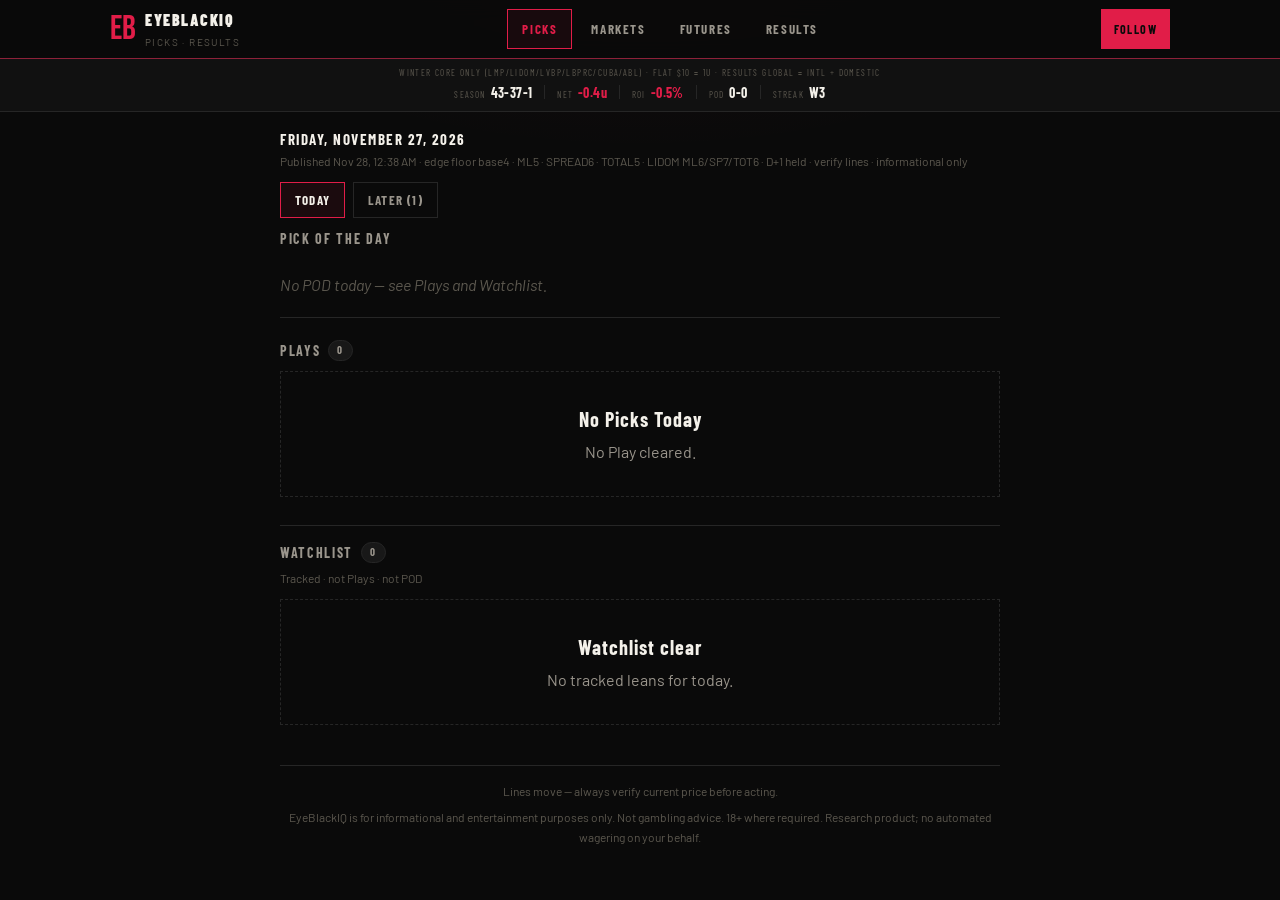
<file: docs/kalshi/index.html>
﻿<!DOCTYPE html>
<html lang="en">
<head>
<meta charset="utf-8"/>
<meta name="viewport" content="width=device-width,initial-scale=1"/>
<title>EyeBlackIQ</title>
<meta http-equiv="refresh" content="0;url=../"/>
<link rel="canonical" href="../"/>
</head>
<body>
<p><a href="../">EyeBlackIQ</a> — Picks + Results on the main site (same origin).</p>
</body>
</html>
</file>
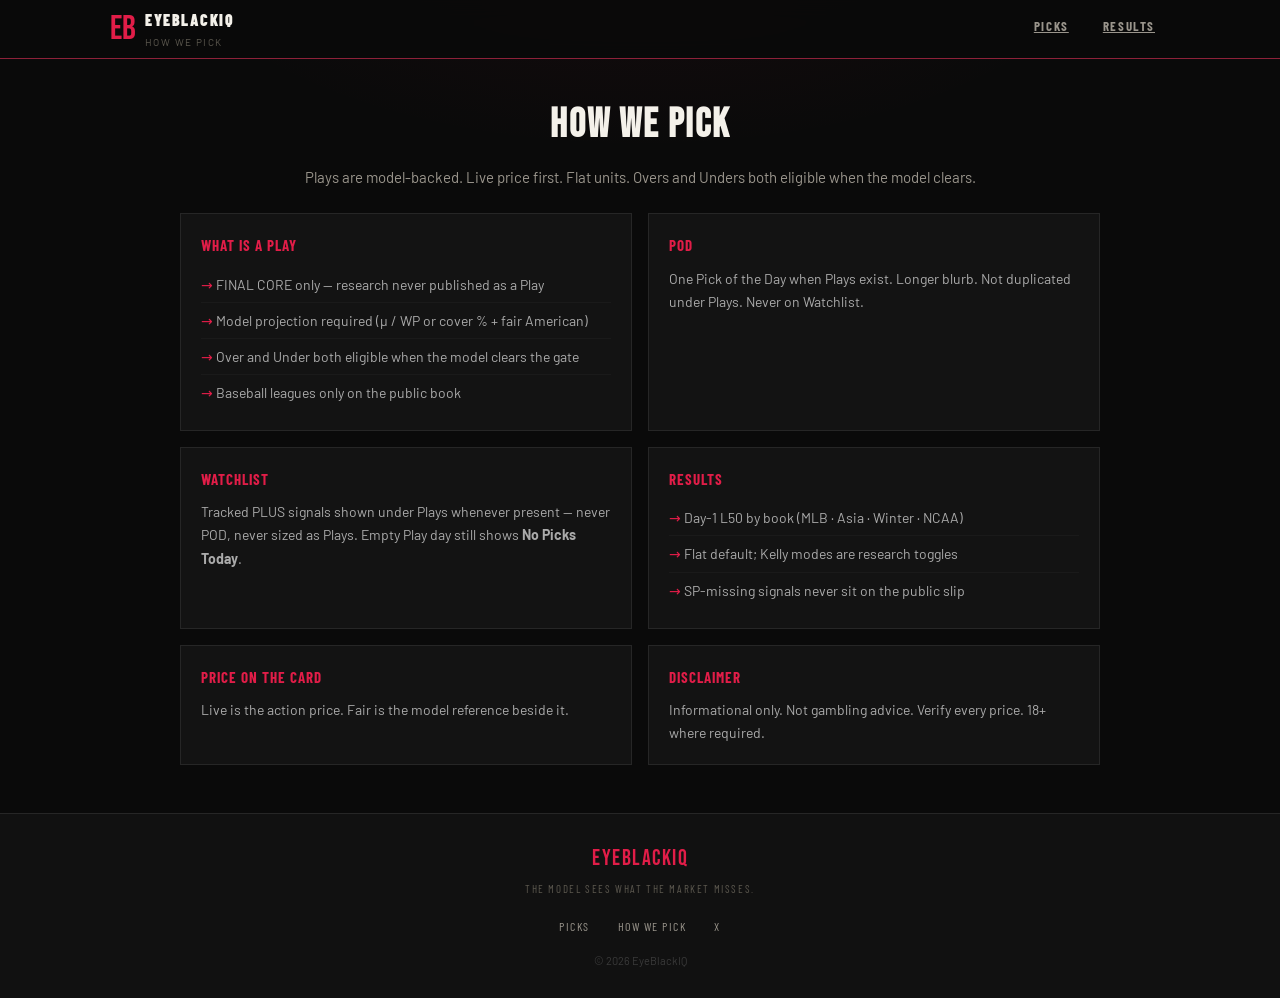
<file: docs/methodology.html>
<!DOCTYPE html>
<html lang="en">
<head>
<meta charset="UTF-8">
<meta name="viewport" content="width=device-width, initial-scale=1.0">
<title>How we pick · EyeBlackIQ</title>
<meta name="description" content="EyeBlackIQ public Play rules: model projection, fair price, Flat units, baseball only.">
<link rel="canonical" href="https://eyeblackiq.com/methodology.html">
<link rel="icon" href="favicon.svg" type="image/svg+xml">
<link rel="stylesheet" href="style.css">
<link href="https://fonts.googleapis.com/css2?family=Bebas+Neue&family=Barlow+Condensed:wght@400;700;900&family=Barlow:wght@400;500;600&display=swap" rel="stylesheet">
</head>
<body>
<header>
  <div class="header-inner">
    <a class="logo-block" href="/">
      <span class="logo-eb">EB</span>
      <div class="logo-text">
        <span class="logo-name">EyeBlackIQ</span>
        <span class="logo-tag">How we pick</span>
      </div>
    </a>
    <nav class="primary-nav" aria-label="Primary">
      <a class="nav-tab" href="/">Picks</a>
      <a class="nav-tab" href="/" onclick="try{sessionStorage.setItem('eb_tab','RESULTS')}catch(e){}">Results</a>
    </nav>
  </div>
</header>

<section class="method-hero">
  <h1>How we pick</h1>
  <p>Plays are model-backed. Live price first. Flat units. Overs and Unders both eligible when the model clears.</p>
</section>

<div class="method-grid">
  <article class="method-card">
    <h2 class="method-card-title">What is a Play</h2>
    <ul>
      <li>FINAL CORE only — research never published as a Play</li>
      <li>Model projection required (µ / WP or cover % + fair American)</li>
      <li>Over and Under both eligible when the model clears the gate</li>
      <li>Baseball leagues only on the public book</li>
    </ul>
  </article>
  <article class="method-card">
    <h2 class="method-card-title">POD</h2>
    <p>One Pick of the Day when Plays exist. Longer blurb. Not duplicated under Plays. Never on Watchlist.</p>
  </article>
  <article class="method-card">
    <h2 class="method-card-title">Watchlist</h2>
    <p>Tracked PLUS signals shown under Plays whenever present — never POD, never sized as Plays. Empty Play day still shows <strong>No Picks Today</strong>.</p>
  </article>
  <article class="method-card">
    <h2 class="method-card-title">Results</h2>
    <ul>
      <li>Day-1 L50 by book (MLB · Asia · Winter · NCAA)</li>
      <li>Flat default; Kelly modes are research toggles</li>
      <li>SP-missing signals never sit on the public slip</li>
    </ul>
  </article>
  <article class="method-card">
    <h2 class="method-card-title">Price on the card</h2>
    <p>Live is the action price. Fair is the model reference beside it.</p>
  </article>
  <article class="method-card">
    <h2 class="method-card-title">Disclaimer</h2>
    <p>Informational only. Not gambling advice. Verify every price. 18+ where required.</p>
  </article>
</div>

<footer>
  <div class="footer-inner">
    <div class="footer-brand">
      <span class="footer-logo">EyeBlackIQ</span>
      <span class="footer-tag">The model sees what the market misses.</span>
    </div>
    <div class="footer-links">
      <a href="/">Picks</a>
      <a href="methodology.html">How we pick</a>
      <a href="https://x.com/EyeBlackIQ" target="_blank" rel="noopener">X</a>
    </div>
    <div class="footer-copy">© 2026 EyeBlackIQ</div>
  </div>
</footer>
</body>
</html>
</file>
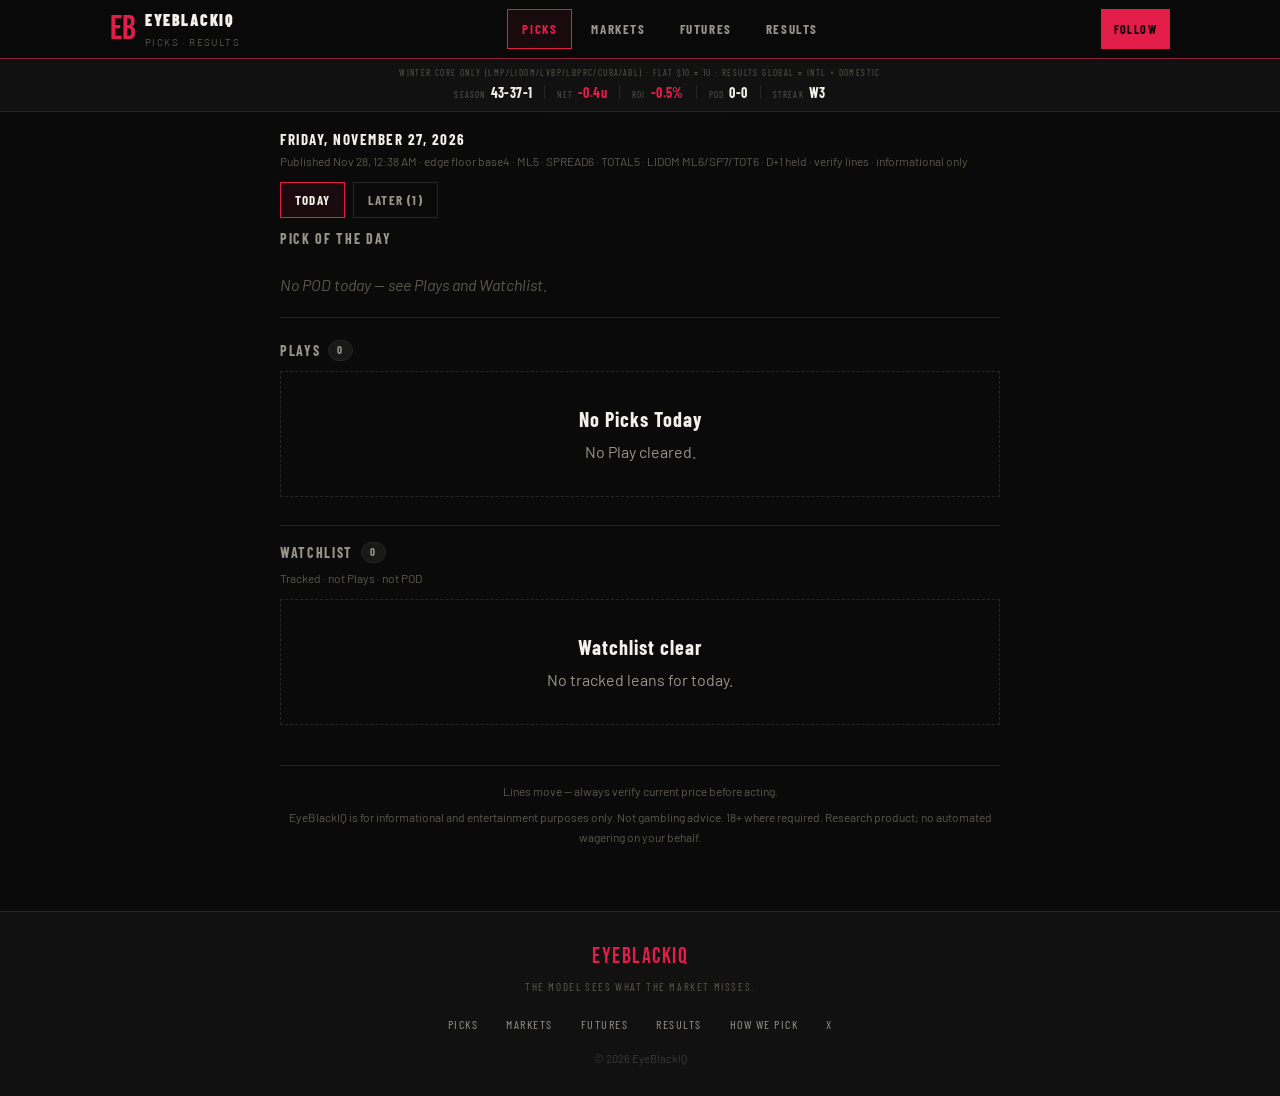
<file: docs/results.html>
<!DOCTYPE html>
<html lang="en">
<head>
<meta charset="UTF-8">
<title>EyeBlackIQ</title>
<meta http-equiv="refresh" content="0; url=./">
<link rel="canonical" href="https://eyeblackiq.com/">
<script>location.replace('./');</script>
</head>
<body>
<p><a href="./">EyeBlackIQ — Picks / Results</a></p>
</body>
</html>
</file>
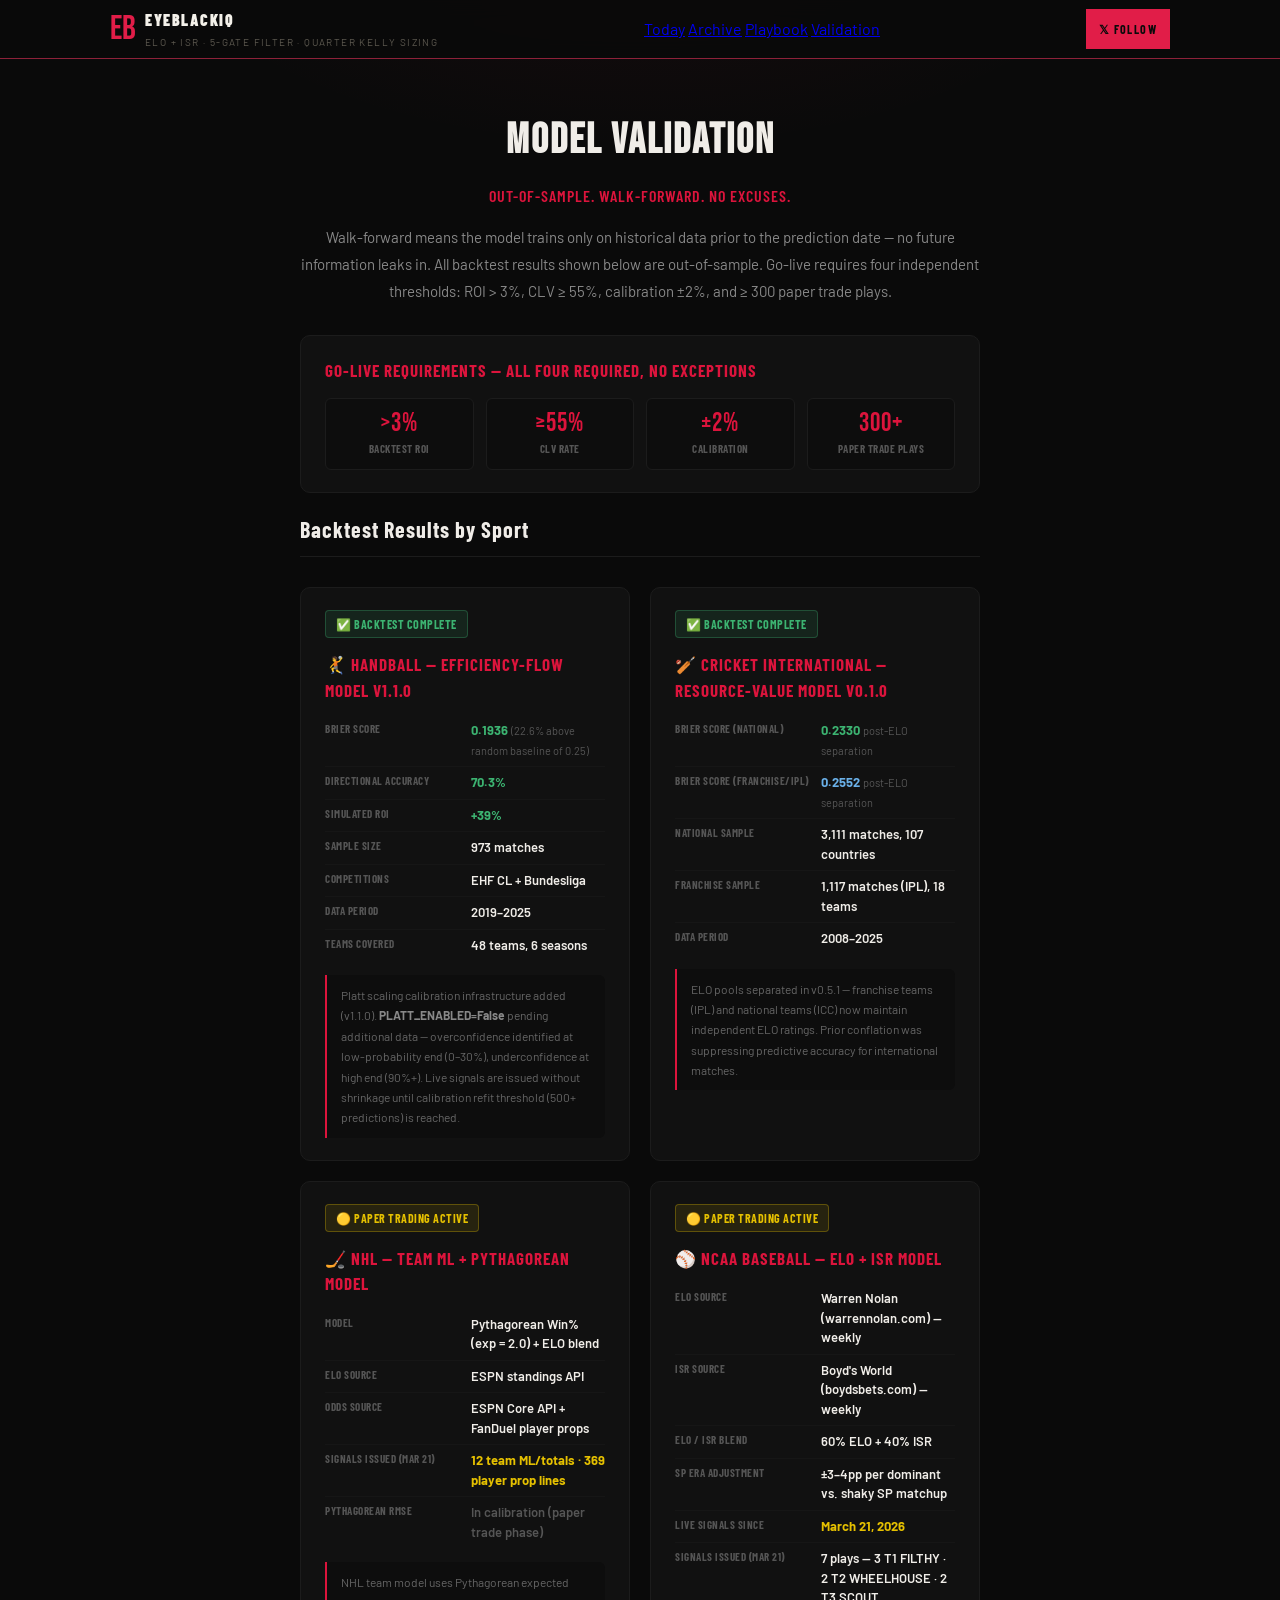
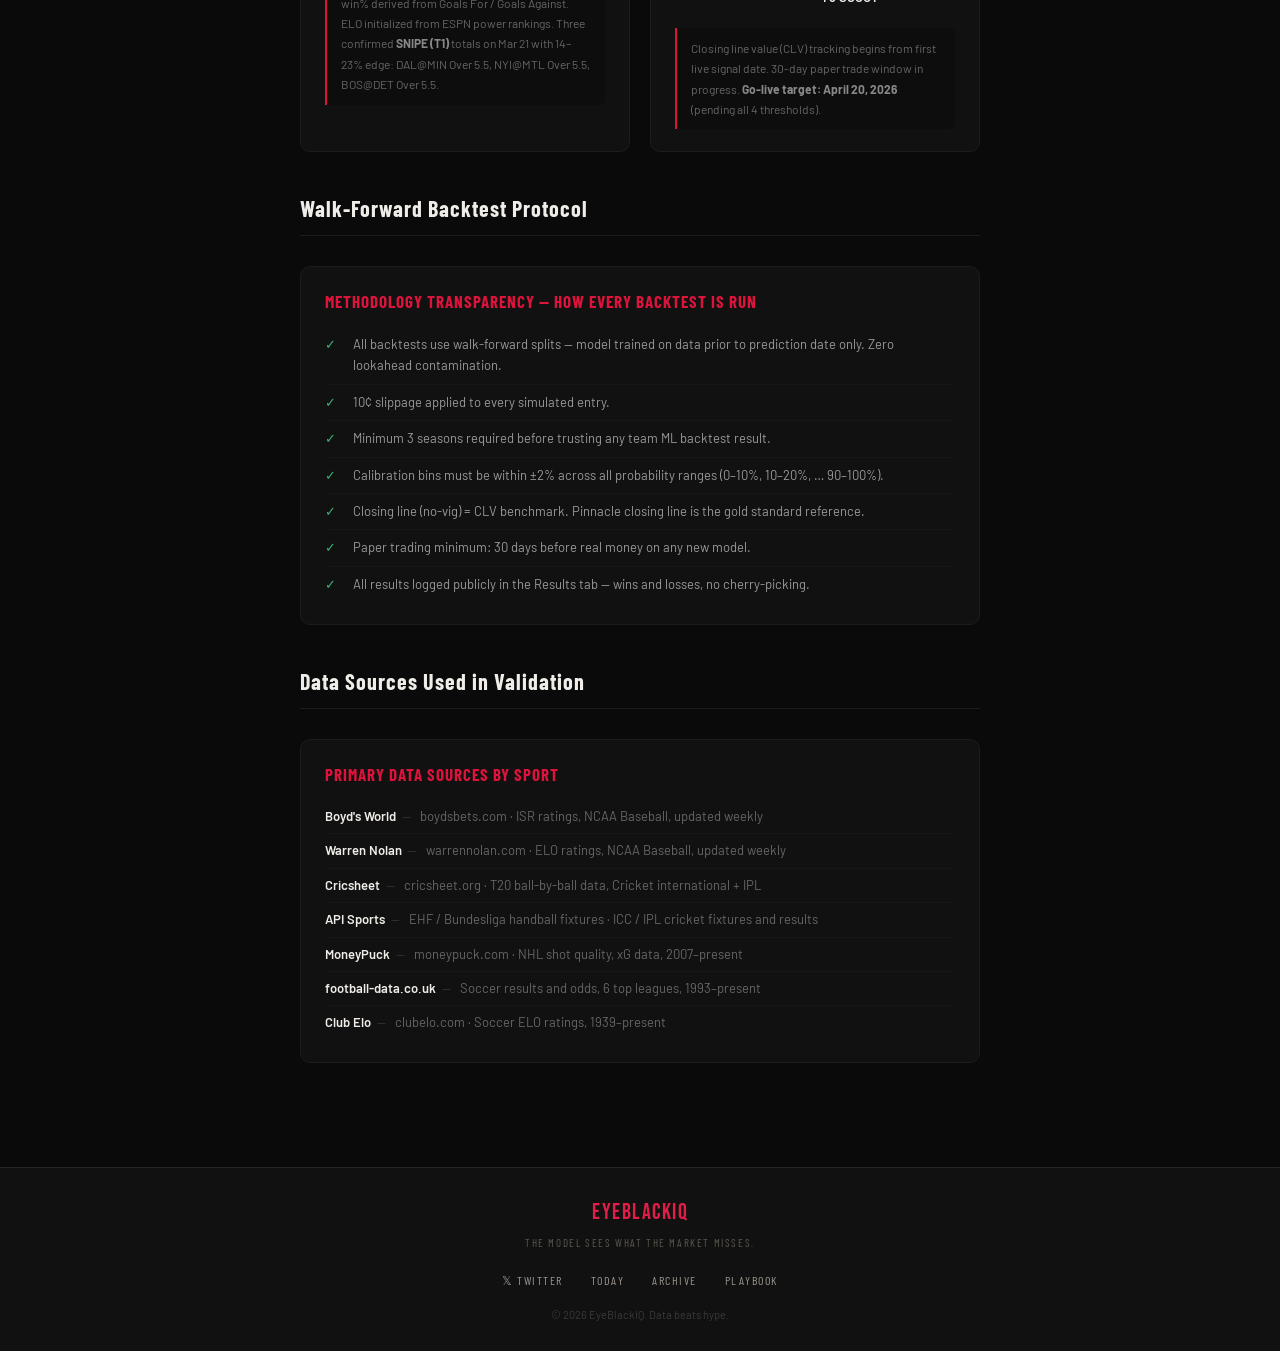
<file: docs/validation.html>
<!DOCTYPE html>
<html lang="en">
<head>
<meta charset="UTF-8">
<meta name="viewport" content="width=device-width, initial-scale=1.0">
<title>EyeBlackIQ</title>
<link rel="stylesheet" href="style.css">
<link href="https://fonts.googleapis.com/css2?family=Bebas+Neue&family=Barlow+Condensed:wght@400;600;700;900&family=Barlow:wght@400;500;600&display=swap" rel="stylesheet">
<style>
.method-grid { display: grid; grid-template-columns: 1fr 1fr; gap: 20px; max-width: 1100px; margin: 0 auto 40px; padding: 0 20px; }
@media(max-width: 700px) { .method-grid { grid-template-columns: 1fr; } }
.method-card { background: #111; border: 1px solid #1c1c1c; border-radius: 10px; padding: 22px 24px; }
.method-card-title { font-family: 'Barlow Condensed', sans-serif; font-size: 17px; font-weight: 700; color: #DC143C; letter-spacing: 1px; text-transform: uppercase; margin-bottom: 12px; }
.method-card p { font-size: 14px; color: #aaa; line-height: 1.7; margin-bottom: 10px; }
.method-card p:last-child { margin-bottom: 0; }
.method-card code { background: #1a1a1a; color: #6ab0e8; padding: 2px 6px; border-radius: 3px; font-size: 12px; }
.method-card ul { list-style: none; padding: 0; }
.method-card li { font-size: 13px; color: #999; padding: 5px 0; border-bottom: 1px solid #1a1a1a; }
.method-card li:last-child { border-bottom: none; }
.method-card li::before { content: '→ '; color: #DC143C; }
.method-hero { text-align: center; padding: 40px 20px 30px; max-width: 800px; margin: 0 auto; }
.method-hero h1 { font-family: 'Bebas Neue', sans-serif; font-size: 42px; color: #f0ede8; letter-spacing: 2px; margin-bottom: 12px; }
.method-hero .subtitle { font-family: 'Barlow Condensed', sans-serif; font-size: 16px; font-weight: 600; color: #DC143C; letter-spacing: 1px; text-transform: uppercase; margin-bottom: 16px; }
.method-hero p { font-size: 15px; color: #888; line-height: 1.8; }
.tier-table { width: 100%; border-collapse: collapse; margin-top: 10px; }
.tier-table th { font-family: 'Barlow Condensed', sans-serif; font-size: 12px; font-weight: 700; color: #555; text-transform: uppercase; letter-spacing: 1px; padding: 6px 8px; text-align: left; border-bottom: 1px solid #1c1c1c; }
.tier-table td { padding: 8px 8px; font-size: 13px; border-bottom: 1px solid #161616; color: #aaa; }
.tier-table tr:last-child td { border-bottom: none; }
.t-label { font-family: 'Barlow Condensed', sans-serif; font-size: 12px; font-weight: 700; color: #555; text-transform: uppercase; letter-spacing: 0.5px; }
.t-value { color: #f0ede8; font-weight: 600; }
.t-value-green { color: #3cb371; font-weight: 700; }
.t-value-blue { color: #6ab0e8; font-weight: 700; }
.t-value-gold { color: #e5c000; font-weight: 700; }
.section-divider { max-width: 1100px; margin: 0 auto 30px; padding: 0 20px; }
.section-divider h2 { font-family: 'Barlow Condensed', sans-serif; font-size: 22px; font-weight: 700; color: #f0ede8; letter-spacing: 1px; margin-bottom: 6px; border-bottom: 1px solid #1c1c1c; padding-bottom: 10px; }

/* Status badges */
.status-badge { display: inline-flex; align-items: center; gap: 6px; padding: 4px 10px; border-radius: 4px; font-family: 'Barlow Condensed', sans-serif; font-size: 12px; font-weight: 700; letter-spacing: 0.5px; text-transform: uppercase; margin-bottom: 14px; }
.status-complete { background: rgba(60,179,113,0.12); color: #3cb371; border: 1px solid rgba(60,179,113,0.3); }
.status-paper { background: rgba(229,192,0,0.10); color: #e5c000; border: 1px solid rgba(229,192,0,0.3); }

/* Metric rows inside validation cards */
.metric-table { width: 100%; border-collapse: collapse; margin: 10px 0 14px; }
.metric-table td { padding: 6px 0; font-size: 13px; border-bottom: 1px solid #161616; vertical-align: top; }
.metric-table tr:last-child td { border-bottom: none; }
.metric-table .m-label { color: #555; font-family: 'Barlow Condensed', sans-serif; font-weight: 700; text-transform: uppercase; letter-spacing: 0.5px; font-size: 11px; width: 52%; padding-right: 12px; }
.metric-table .m-value { color: #f0ede8; font-weight: 600; font-size: 13px; }
.metric-table .m-value-green { color: #3cb371; font-weight: 700; font-size: 13px; }
.metric-table .m-value-yellow { color: #e5c000; font-weight: 700; font-size: 13px; }
.metric-table .m-value-blue { color: #6ab0e8; font-weight: 700; font-size: 13px; }

/* Note block inside cards */
.val-note { background: #0d0d0d; border-left: 2px solid #DC143C; border-radius: 0 6px 6px 0; padding: 10px 14px; margin-top: 12px; }
.val-note p { font-size: 12px; color: #666; line-height: 1.7; margin: 0; }
.val-note p strong { color: #888; }

/* Protocol checklist */
.protocol-list { list-style: none; padding: 0; margin: 0; }
.protocol-list li { font-size: 13px; color: #999; padding: 7px 0 7px 28px; border-bottom: 1px solid #161616; position: relative; }
.protocol-list li:last-child { border-bottom: none; }
.protocol-list li::before { content: '✓'; position: absolute; left: 0; color: #3cb371; font-weight: 700; font-size: 13px; }

/* Data sources small card */
.source-list { list-style: none; padding: 0; margin: 0; }
.source-list li { font-size: 13px; color: #999; padding: 6px 0; border-bottom: 1px solid #161616; }
.source-list li:last-child { border-bottom: none; }
.source-list li::before { content: ''; }
.source-list .src-name { color: #f0ede8; font-weight: 600; }
.source-list .src-sep { color: #333; margin: 0 6px; }
.source-list .src-desc { color: #666; }

/* Span full grid width */
.span-2 { grid-column: span 2; }
@media(max-width: 700px) { .span-2 { grid-column: span 1; } }

/* Go-live thresholds row */
.threshold-row { display: grid; grid-template-columns: repeat(4, 1fr); gap: 12px; margin-top: 14px; }
@media(max-width: 700px) { .threshold-row { grid-template-columns: 1fr 1fr; } }
.threshold-pill { background: #0d0d0d; border: 1px solid #1c1c1c; border-radius: 6px; padding: 12px 14px; text-align: center; }
.threshold-pill .tp-val { font-family: 'Bebas Neue', sans-serif; font-size: 26px; color: #DC143C; letter-spacing: 1px; line-height: 1; margin-bottom: 4px; }
.threshold-pill .tp-label { font-family: 'Barlow Condensed', sans-serif; font-size: 11px; font-weight: 700; color: #555; text-transform: uppercase; letter-spacing: 0.5px; }
</style>
</head>
<body>

<header>
  <div class="header-inner">
    <div class="logo-block">
      <span class="logo-eb">EB</span>
      <div class="logo-text">
        <span class="logo-name">EyeBlackIQ</span>
        <span class="logo-tag">ELO + ISR · 5-Gate Filter · Quarter Kelly Sizing</span>
      </div>
    </div>
    <nav>
      <a href="index.html" class="nav-link">Today</a>
      <a href="results.html" class="nav-link">Archive</a>
      <a href="methodology.html" class="nav-link">Playbook</a>
      <a href="validation.html" class="nav-link active">Validation</a>
    </nav>
    <div class="social-links">
      <a href="https://x.com/EyeBlackIQ" target="_blank" class="social-btn">𝕏 Follow</a>
    </div>
  </div>
</header>

<main>

  <!-- HERO -->
  <div class="method-hero">
    <h1>Model Validation</h1>
    <div class="subtitle">Out-of-sample. Walk-forward. No excuses.</div>
    <p>
      Walk-forward means the model trains only on historical data prior to the prediction date —
      no future information leaks in. All backtest results shown below are out-of-sample.
      Go-live requires four independent thresholds: ROI &gt; 3%, CLV ≥ 55%, calibration ±2%,
      and ≥ 300 paper trade plays.
    </p>
  </div>

  <!-- GO-LIVE THRESHOLDS SUMMARY -->
  <div class="method-grid" style="margin-bottom: 20px;">
    <div class="method-card span-2">
      <div class="method-card-title">Go-Live Requirements — All Four Required, No Exceptions</div>
      <div class="threshold-row">
        <div class="threshold-pill">
          <div class="tp-val">&gt;3%</div>
          <div class="tp-label">Backtest ROI</div>
        </div>
        <div class="threshold-pill">
          <div class="tp-val">≥55%</div>
          <div class="tp-label">CLV Rate</div>
        </div>
        <div class="threshold-pill">
          <div class="tp-val">±2%</div>
          <div class="tp-label">Calibration</div>
        </div>
        <div class="threshold-pill">
          <div class="tp-val">300+</div>
          <div class="tp-label">Paper Trade Plays</div>
        </div>
      </div>
    </div>
  </div>

  <!-- BACKTEST RESULTS -->
  <div class="section-divider"><h2>Backtest Results by Sport</h2></div>
  <div class="method-grid">

    <!-- HANDBALL -->
    <div class="method-card">
      <div class="status-badge status-complete">✅ Backtest Complete</div>
      <div class="method-card-title">🤾 Handball — Efficiency-Flow Model v1.1.0</div>
      <table class="metric-table">
        <tr>
          <td class="m-label">Brier Score</td>
          <td class="m-value-green">0.1936 <span style="color:#555; font-weight:400; font-size:11px;">(22.6% above random baseline of 0.25)</span></td>
        </tr>
        <tr>
          <td class="m-label">Directional Accuracy</td>
          <td class="m-value-green">70.3%</td>
        </tr>
        <tr>
          <td class="m-label">Simulated ROI</td>
          <td class="m-value-green">+39%</td>
        </tr>
        <tr>
          <td class="m-label">Sample Size</td>
          <td class="m-value">973 matches</td>
        </tr>
        <tr>
          <td class="m-label">Competitions</td>
          <td class="m-value">EHF CL + Bundesliga</td>
        </tr>
        <tr>
          <td class="m-label">Data Period</td>
          <td class="m-value">2019–2025</td>
        </tr>
        <tr>
          <td class="m-label">Teams Covered</td>
          <td class="m-value">48 teams, 6 seasons</td>
        </tr>
      </table>
      <div class="val-note">
        <p>Platt scaling calibration infrastructure added (v1.1.0). <strong>PLATT_ENABLED=False</strong> pending additional data — overconfidence identified at low-probability end (0–30%), underconfidence at high end (90%+). Live signals are issued without shrinkage until calibration refit threshold (500+ predictions) is reached.</p>
      </div>
    </div>

    <!-- CRICKET -->
    <div class="method-card">
      <div class="status-badge status-complete">✅ Backtest Complete</div>
      <div class="method-card-title">🏏 Cricket International — Resource-Value Model v0.1.0</div>
      <table class="metric-table">
        <tr>
          <td class="m-label">Brier Score (National)</td>
          <td class="m-value-green">0.2330 <span style="color:#555; font-weight:400; font-size:11px;">post-ELO separation</span></td>
        </tr>
        <tr>
          <td class="m-label">Brier Score (Franchise/IPL)</td>
          <td class="m-value-blue">0.2552 <span style="color:#555; font-weight:400; font-size:11px;">post-ELO separation</span></td>
        </tr>
        <tr>
          <td class="m-label">National Sample</td>
          <td class="m-value">3,111 matches, 107 countries</td>
        </tr>
        <tr>
          <td class="m-label">Franchise Sample</td>
          <td class="m-value">1,117 matches (IPL), 18 teams</td>
        </tr>
        <tr>
          <td class="m-label">Data Period</td>
          <td class="m-value">2008–2025</td>
        </tr>
      </table>
      <div class="val-note">
        <p>ELO pools separated in v0.5.1 — franchise teams (IPL) and national teams (ICC) now maintain independent ELO ratings. Prior conflation was suppressing predictive accuracy for international matches.</p>
      </div>
    </div>

    <!-- NHL -->
    <div class="method-card">
      <div class="status-badge status-paper">🟡 Paper Trading Active</div>
      <div class="method-card-title">🏒 NHL — Team ML + Pythagorean Model</div>
      <table class="metric-table">
        <tr>
          <td class="m-label">Model</td>
          <td class="m-value">Pythagorean Win% (exp = 2.0) + ELO blend</td>
        </tr>
        <tr>
          <td class="m-label">ELO Source</td>
          <td class="m-value">ESPN standings API</td>
        </tr>
        <tr>
          <td class="m-label">Odds Source</td>
          <td class="m-value">ESPN Core API + FanDuel player props</td>
        </tr>
        <tr>
          <td class="m-label">Signals Issued (Mar 21)</td>
          <td class="m-value-yellow">12 team ML/totals · 369 player prop lines</td>
        </tr>
        <tr>
          <td class="m-label">Pythagorean RMSE</td>
          <td class="m-value" style="color:#555;">In calibration (paper trade phase)</td>
        </tr>
      </table>
      <div class="val-note">
        <p>NHL team model uses Pythagorean expected win% derived from Goals For / Goals Against. ELO initialized from ESPN power rankings. Three confirmed <strong>SNIPE (T1)</strong> totals on Mar 21 with 14–23% edge: DAL@MIN Over 5.5, NYI@MTL Over 5.5, BOS@DET Over 5.5.</p>
      </div>
    </div>

    <!-- NCAA BASEBALL -->
    <div class="method-card">
      <div class="status-badge status-paper">🟡 Paper Trading Active</div>
      <div class="method-card-title">⚾ NCAA Baseball — ELO + ISR Model</div>
      <table class="metric-table">
        <tr>
          <td class="m-label">ELO Source</td>
          <td class="m-value">Warren Nolan (warrennolan.com) — weekly</td>
        </tr>
        <tr>
          <td class="m-label">ISR Source</td>
          <td class="m-value">Boyd's World (boydsbets.com) — weekly</td>
        </tr>
        <tr>
          <td class="m-label">ELO / ISR Blend</td>
          <td class="m-value">60% ELO + 40% ISR</td>
        </tr>
        <tr>
          <td class="m-label">SP ERA Adjustment</td>
          <td class="m-value">±3–4pp per dominant vs. shaky SP matchup</td>
        </tr>
        <tr>
          <td class="m-label">Live Signals Since</td>
          <td class="m-value-yellow">March 21, 2026</td>
        </tr>
        <tr>
          <td class="m-label">Signals Issued (Mar 21)</td>
          <td class="m-value">7 plays — 3 T1 FILTHY · 2 T2 WHEELHOUSE · 2 T3 SCOUT</td>
        </tr>
      </table>
      <div class="val-note">
        <p>Closing line value (CLV) tracking begins from first live signal date. 30-day paper trade window in progress. <strong>Go-live target: April 20, 2026</strong> (pending all 4 thresholds).</p>
      </div>
    </div>

  </div>

  <!-- PROTOCOL -->
  <div class="section-divider"><h2>Walk-Forward Backtest Protocol</h2></div>
  <div class="method-grid">
    <div class="method-card span-2">
      <div class="method-card-title">Methodology Transparency — How Every Backtest Is Run</div>
      <ul class="protocol-list">
        <li>All backtests use walk-forward splits — model trained on data prior to prediction date only. Zero lookahead contamination.</li>
        <li>10¢ slippage applied to every simulated entry.</li>
        <li>Minimum 3 seasons required before trusting any team ML backtest result.</li>
        <li>Calibration bins must be within ±2% across all probability ranges (0–10%, 10–20%, … 90–100%).</li>
        <li>Closing line (no-vig) = CLV benchmark. Pinnacle closing line is the gold standard reference.</li>
        <li>Paper trading minimum: 30 days before real money on any new model.</li>
        <li>All results logged publicly in the Results tab — wins and losses, no cherry-picking.</li>
      </ul>
    </div>
  </div>

  <!-- DATA SOURCES -->
  <div class="section-divider"><h2>Data Sources Used in Validation</h2></div>
  <div class="method-grid">
    <div class="method-card span-2">
      <div class="method-card-title">Primary Data Sources by Sport</div>
      <ul class="source-list">
        <li>
          <span class="src-name">Boyd's World</span><span class="src-sep">—</span>
          <span class="src-desc">boydsbets.com · ISR ratings, NCAA Baseball, updated weekly</span>
        </li>
        <li>
          <span class="src-name">Warren Nolan</span><span class="src-sep">—</span>
          <span class="src-desc">warrennolan.com · ELO ratings, NCAA Baseball, updated weekly</span>
        </li>
        <li>
          <span class="src-name">Cricsheet</span><span class="src-sep">—</span>
          <span class="src-desc">cricsheet.org · T20 ball-by-ball data, Cricket international + IPL</span>
        </li>
        <li>
          <span class="src-name">API Sports</span><span class="src-sep">—</span>
          <span class="src-desc">EHF / Bundesliga handball fixtures · ICC / IPL cricket fixtures and results</span>
        </li>
        <li>
          <span class="src-name">MoneyPuck</span><span class="src-sep">—</span>
          <span class="src-desc">moneypuck.com · NHL shot quality, xG data, 2007–present</span>
        </li>
        <li>
          <span class="src-name">football-data.co.uk</span><span class="src-sep">—</span>
          <span class="src-desc">Soccer results and odds, 6 top leagues, 1993–present</span>
        </li>
        <li>
          <span class="src-name">Club Elo</span><span class="src-sep">—</span>
          <span class="src-desc">clubelo.com · Soccer ELO ratings, 1939–present</span>
        </li>
      </ul>
    </div>
  </div>

</main>

<footer>
  <div class="footer-inner">
    <div class="footer-brand">
      <span class="footer-logo">EyeBlackIQ</span>
      <span class="footer-tag">The model sees what the market misses.</span>
    </div>
    <div class="footer-links">
      <a href="https://x.com/EyeBlackIQ" target="_blank">𝕏 Twitter</a>
      <a href="index.html">Today</a>
      <a href="results.html">Archive</a>
      <a href="methodology.html">Playbook</a>
    </div>
    <div class="footer-copy">© 2026 EyeBlackIQ. Data beats hype.</div>
  </div>
</footer>

</body>
</html>
</file>
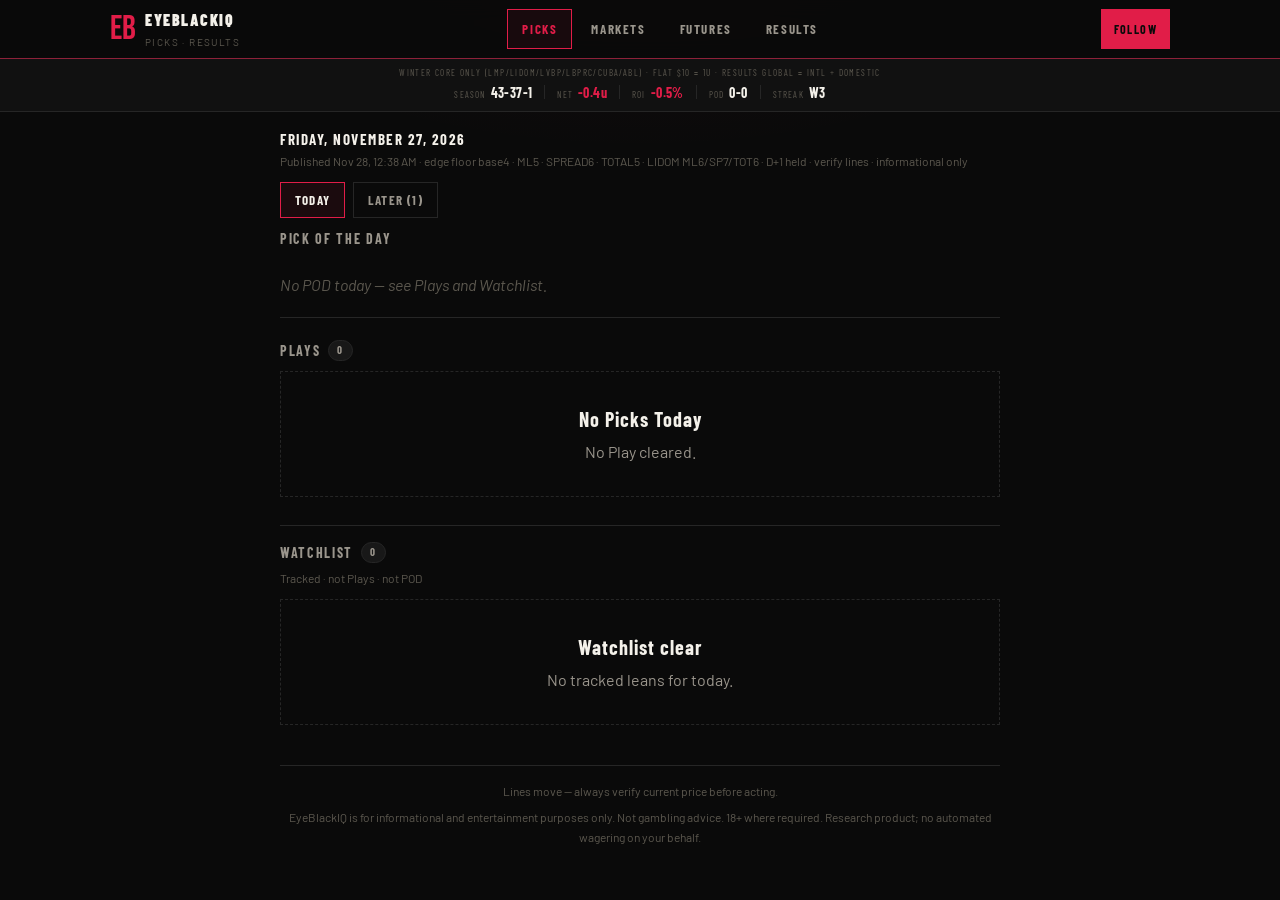
<file: docs/kalshi/day1_results.html>
<!DOCTYPE html>
<html lang="en">
<head>
<meta charset="utf-8"/>
<meta name="viewport" content="width=device-width,initial-scale=1"/>
<title>EyeBlackIQ</title>
<meta http-equiv="refresh" content="0;url=../"/>
<link rel="canonical" href="../"/>
</head>
<body>
<p><a href="../">EyeBlackIQ</a> — Results is a tab on the main site (no separate Results URL).</p>
</body>
</html>
</file>
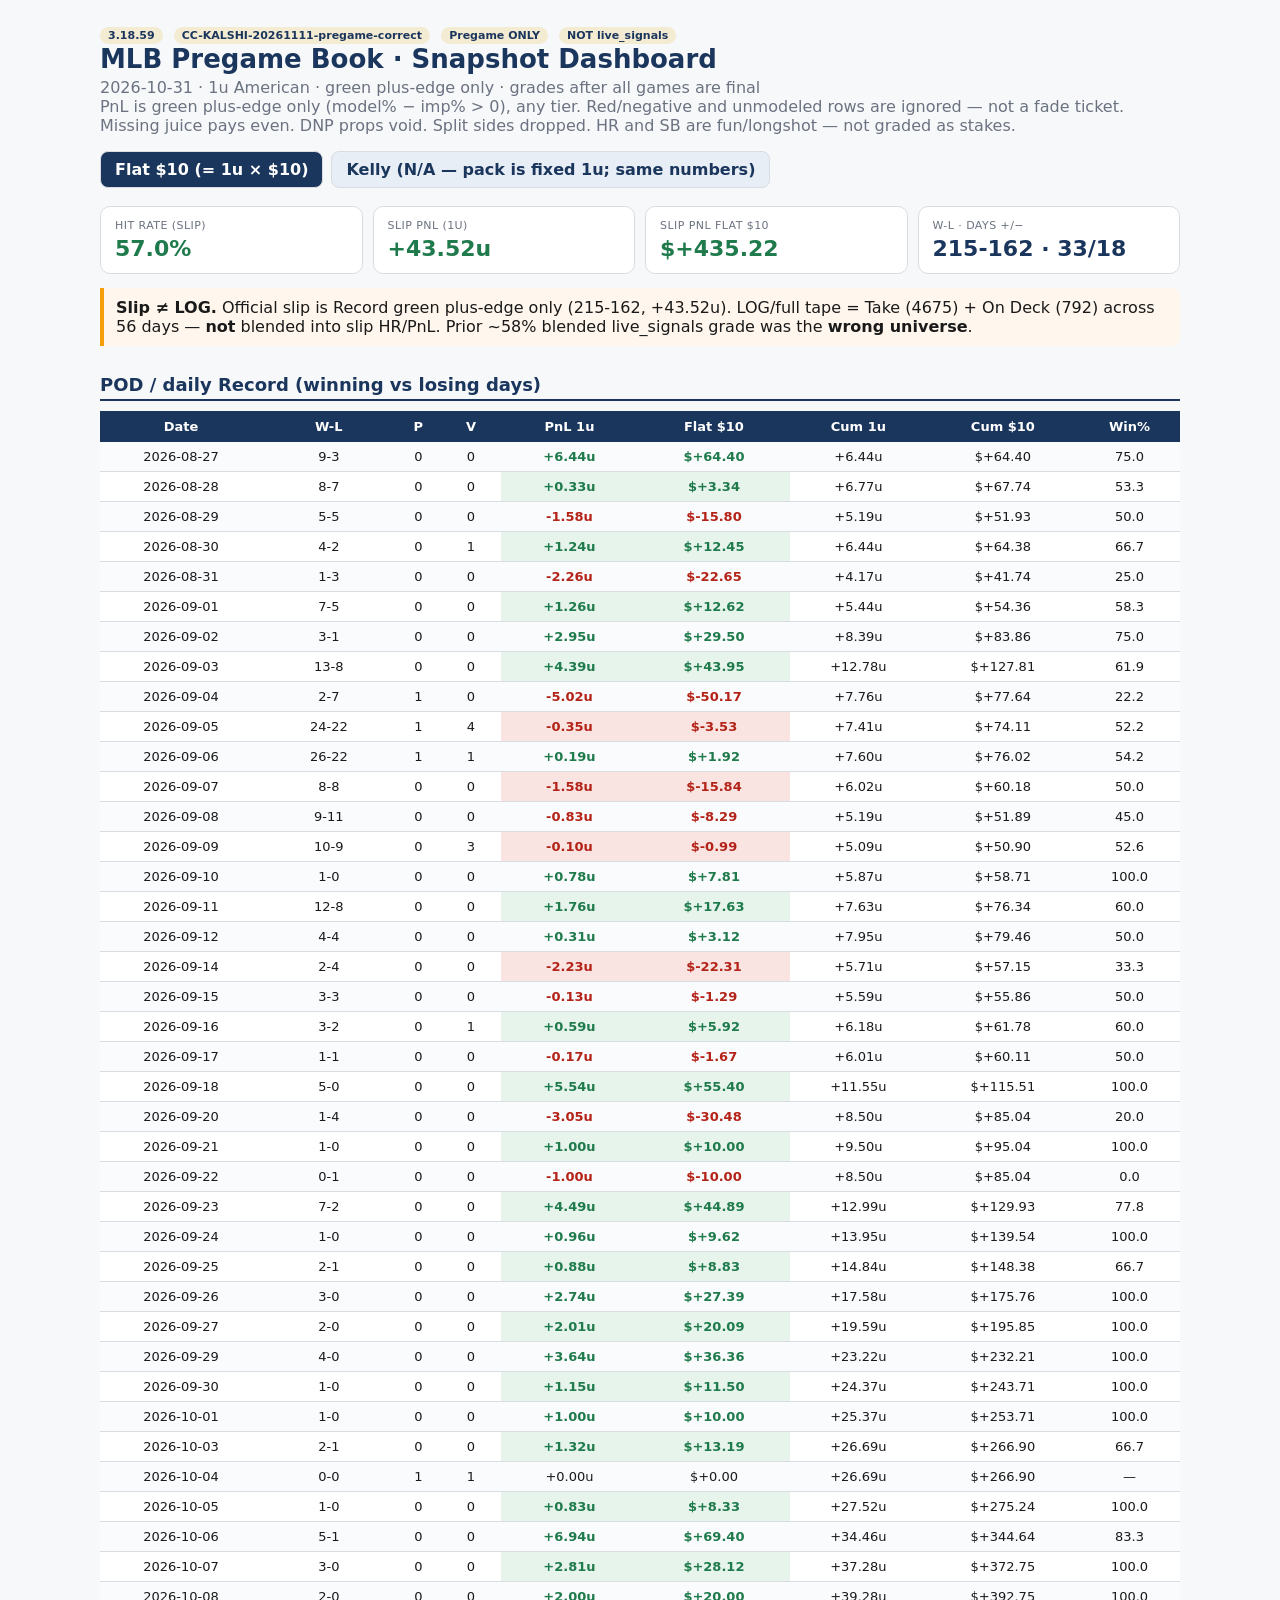
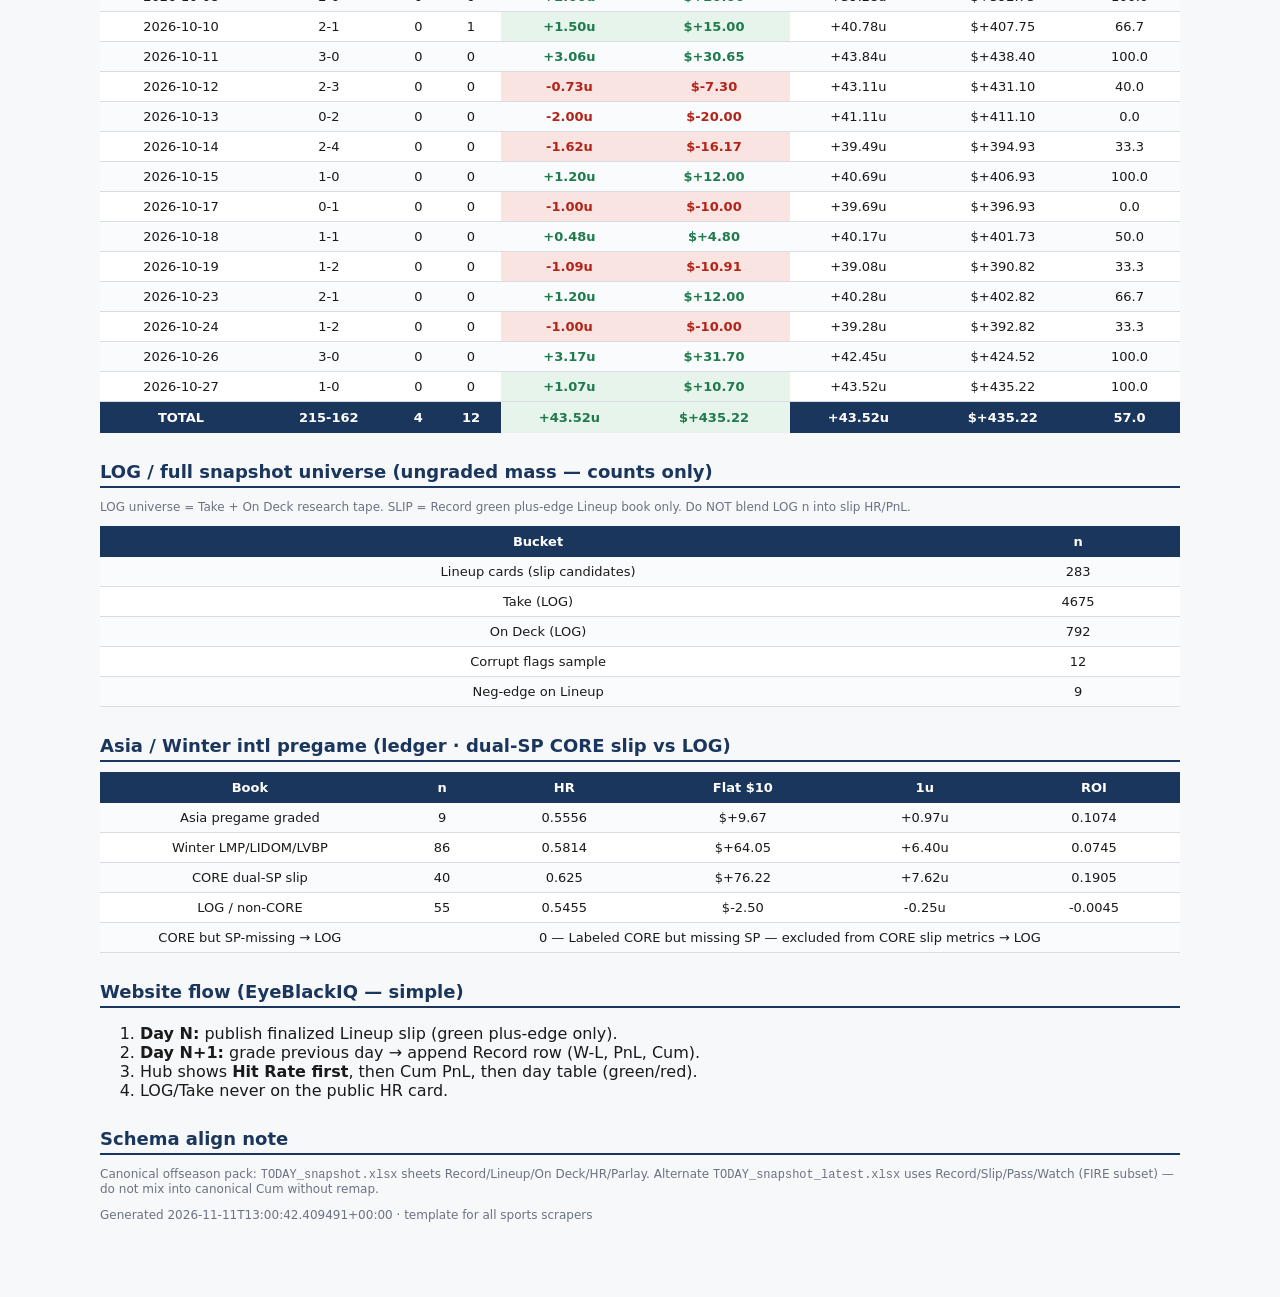
<file: docs/kalshi/pregame_snapshot_dashboard.html>
<!DOCTYPE html>
<html lang="en"><head><meta charset="utf-8"/>
<title>Pregame Snapshot Dashboard · MLB look</title>
<style>
    :root { --navy:#1B365D; --green:#1F7A4C; --red:#B42318; --muted:#6B7280; }
    body{margin:0;font-family:Calibri,Segoe UI,system-ui,sans-serif;background:#F7F8FA;color:#1A1A1A}
    .wrap{max-width:1080px;margin:0 auto;padding:24px 18px 64px}
    h1{color:var(--navy);font-size:26px;margin:0 0 4px}
    h2{color:var(--navy);font-size:18px;margin:28px 0 10px;border-bottom:2px solid #1B365D;padding-bottom:4px}
    .sub{color:var(--muted);margin:0 0 16px}
    .tabs{display:flex;gap:8px;margin:12px 0 18px}
    .tab{padding:8px 14px;border-radius:8px;background:#E8EEF5;color:var(--navy);font-weight:700;cursor:default;border:1px solid #D9DDE3}
    .tab.active{background:var(--navy);color:#fff}
    .grid{display:grid;grid-template-columns:repeat(4,1fr);gap:10px;margin:14px 0}
    .card{background:#fff;border:1px solid #D9DDE3;border-radius:10px;padding:12px 14px}
    .k{color:var(--muted);font-size:11px;text-transform:uppercase;letter-spacing:.04em}
    .v{font-size:22px;font-weight:700;margin-top:4px;color:var(--navy)}
    .good{color:var(--green)}.bad{color:var(--red)}
    table{width:100%;border-collapse:collapse;font-size:13px;background:#fff}
    th{background:var(--navy);color:#fff;padding:8px;text-align:center}
    td{padding:7px 8px;border-bottom:1px solid #D9DDE3;text-align:center}
    tr:nth-child(even) td{background:#FAFBFC}
    .pos{background:#E7F4EC;color:var(--green);font-weight:700}
    .neg{background:#F9E4E2;color:var(--red);font-weight:700}
    .pill{display:inline-block;padding:2px 8px;border-radius:999px;background:#F4EBD3;color:var(--navy);font-size:11px;margin-right:6px;font-weight:600}
    .warn{background:#FFF7ED;border-left:4px solid #F59E0B;padding:10px 12px;margin:10px 0;border-radius:0 8px 8px 0}
    .crit{background:#F9E4E2;border-left:4px solid #B42318;padding:10px 12px;margin:8px 0}
    .note{color:var(--muted);font-size:12px}
    </style></head>
<body><div class="wrap">
<span class="pill">3.18.59</span>
<span class="pill">CC-KALSHI-20261111-pregame-correct</span>
<span class="pill">Pregame ONLY</span>
<span class="pill">NOT live_signals</span>
<h1>MLB Pregame Book · Snapshot Dashboard</h1>
<p class="sub">2026-10-31  ·  1u American  ·  green plus-edge only  ·  grades after all games are final<br/>PnL is green plus-edge only (model% − imp% > 0), any tier. Red/negative and unmodeled rows are ignored — not a fade ticket. Missing juice pays even. DNP props void. Split sides dropped. HR and SB are fun/longshot — not graded as stakes.</p>

<div class="tabs">
  <div class="tab active">Flat $10 (= 1u × $10)</div>
  <div class="tab">Kelly (N/A — pack is fixed 1u; same numbers)</div>
</div>

<div class="grid">
  <div class="card"><div class="k">Hit rate (slip)</div><div class="v good">57.0%</div></div>
  <div class="card"><div class="k">Slip PnL (1u)</div><div class="v good">+43.52u</div></div>
  <div class="card"><div class="k">Slip PnL flat $10</div><div class="v good">$+435.22</div></div>
  <div class="card"><div class="k">W-L · days +/−</div><div class="v">215-162 · 33/18</div></div>
</div>

<div class="warn"><b>Slip ≠ LOG.</b> Official slip is Record green plus-edge only (215-162, +43.52u).
LOG/full tape = Take (4675) + On Deck (792) across 56 days — <b>not</b> blended into slip HR/PnL.
Prior ~58% blended live_signals grade was the <b>wrong universe</b>.</div>

<h2>POD / daily Record (winning vs losing days)</h2>
<table>
<tr><th>Date</th><th>W-L</th><th>P</th><th>V</th><th>PnL 1u</th><th>Flat $10</th><th>Cum 1u</th><th>Cum $10</th><th>Win%</th></tr>
<tr><td>2026-08-27</td><td>9-3</td><td>0</td><td>0</td><td class='pos'>+6.44u</td><td class='pos'>$+64.40</td><td>+6.44u</td><td>$+64.40</td><td>75.0</td></tr><tr><td>2026-08-28</td><td>8-7</td><td>0</td><td>0</td><td class='pos'>+0.33u</td><td class='pos'>$+3.34</td><td>+6.77u</td><td>$+67.74</td><td>53.3</td></tr><tr><td>2026-08-29</td><td>5-5</td><td>0</td><td>0</td><td class='neg'>-1.58u</td><td class='neg'>$-15.80</td><td>+5.19u</td><td>$+51.93</td><td>50.0</td></tr><tr><td>2026-08-30</td><td>4-2</td><td>0</td><td>1</td><td class='pos'>+1.24u</td><td class='pos'>$+12.45</td><td>+6.44u</td><td>$+64.38</td><td>66.7</td></tr><tr><td>2026-08-31</td><td>1-3</td><td>0</td><td>0</td><td class='neg'>-2.26u</td><td class='neg'>$-22.65</td><td>+4.17u</td><td>$+41.74</td><td>25.0</td></tr><tr><td>2026-09-01</td><td>7-5</td><td>0</td><td>0</td><td class='pos'>+1.26u</td><td class='pos'>$+12.62</td><td>+5.44u</td><td>$+54.36</td><td>58.3</td></tr><tr><td>2026-09-02</td><td>3-1</td><td>0</td><td>0</td><td class='pos'>+2.95u</td><td class='pos'>$+29.50</td><td>+8.39u</td><td>$+83.86</td><td>75.0</td></tr><tr><td>2026-09-03</td><td>13-8</td><td>0</td><td>0</td><td class='pos'>+4.39u</td><td class='pos'>$+43.95</td><td>+12.78u</td><td>$+127.81</td><td>61.9</td></tr><tr><td>2026-09-04</td><td>2-7</td><td>1</td><td>0</td><td class='neg'>-5.02u</td><td class='neg'>$-50.17</td><td>+7.76u</td><td>$+77.64</td><td>22.2</td></tr><tr><td>2026-09-05</td><td>24-22</td><td>1</td><td>4</td><td class='neg'>-0.35u</td><td class='neg'>$-3.53</td><td>+7.41u</td><td>$+74.11</td><td>52.2</td></tr><tr><td>2026-09-06</td><td>26-22</td><td>1</td><td>1</td><td class='pos'>+0.19u</td><td class='pos'>$+1.92</td><td>+7.60u</td><td>$+76.02</td><td>54.2</td></tr><tr><td>2026-09-07</td><td>8-8</td><td>0</td><td>0</td><td class='neg'>-1.58u</td><td class='neg'>$-15.84</td><td>+6.02u</td><td>$+60.18</td><td>50.0</td></tr><tr><td>2026-09-08</td><td>9-11</td><td>0</td><td>0</td><td class='neg'>-0.83u</td><td class='neg'>$-8.29</td><td>+5.19u</td><td>$+51.89</td><td>45.0</td></tr><tr><td>2026-09-09</td><td>10-9</td><td>0</td><td>3</td><td class='neg'>-0.10u</td><td class='neg'>$-0.99</td><td>+5.09u</td><td>$+50.90</td><td>52.6</td></tr><tr><td>2026-09-10</td><td>1-0</td><td>0</td><td>0</td><td class='pos'>+0.78u</td><td class='pos'>$+7.81</td><td>+5.87u</td><td>$+58.71</td><td>100.0</td></tr><tr><td>2026-09-11</td><td>12-8</td><td>0</td><td>0</td><td class='pos'>+1.76u</td><td class='pos'>$+17.63</td><td>+7.63u</td><td>$+76.34</td><td>60.0</td></tr><tr><td>2026-09-12</td><td>4-4</td><td>0</td><td>0</td><td class='pos'>+0.31u</td><td class='pos'>$+3.12</td><td>+7.95u</td><td>$+79.46</td><td>50.0</td></tr><tr><td>2026-09-14</td><td>2-4</td><td>0</td><td>0</td><td class='neg'>-2.23u</td><td class='neg'>$-22.31</td><td>+5.71u</td><td>$+57.15</td><td>33.3</td></tr><tr><td>2026-09-15</td><td>3-3</td><td>0</td><td>0</td><td class='neg'>-0.13u</td><td class='neg'>$-1.29</td><td>+5.59u</td><td>$+55.86</td><td>50.0</td></tr><tr><td>2026-09-16</td><td>3-2</td><td>0</td><td>1</td><td class='pos'>+0.59u</td><td class='pos'>$+5.92</td><td>+6.18u</td><td>$+61.78</td><td>60.0</td></tr><tr><td>2026-09-17</td><td>1-1</td><td>0</td><td>0</td><td class='neg'>-0.17u</td><td class='neg'>$-1.67</td><td>+6.01u</td><td>$+60.11</td><td>50.0</td></tr><tr><td>2026-09-18</td><td>5-0</td><td>0</td><td>0</td><td class='pos'>+5.54u</td><td class='pos'>$+55.40</td><td>+11.55u</td><td>$+115.51</td><td>100.0</td></tr><tr><td>2026-09-20</td><td>1-4</td><td>0</td><td>0</td><td class='neg'>-3.05u</td><td class='neg'>$-30.48</td><td>+8.50u</td><td>$+85.04</td><td>20.0</td></tr><tr><td>2026-09-21</td><td>1-0</td><td>0</td><td>0</td><td class='pos'>+1.00u</td><td class='pos'>$+10.00</td><td>+9.50u</td><td>$+95.04</td><td>100.0</td></tr><tr><td>2026-09-22</td><td>0-1</td><td>0</td><td>0</td><td class='neg'>-1.00u</td><td class='neg'>$-10.00</td><td>+8.50u</td><td>$+85.04</td><td>0.0</td></tr><tr><td>2026-09-23</td><td>7-2</td><td>0</td><td>0</td><td class='pos'>+4.49u</td><td class='pos'>$+44.89</td><td>+12.99u</td><td>$+129.93</td><td>77.8</td></tr><tr><td>2026-09-24</td><td>1-0</td><td>0</td><td>0</td><td class='pos'>+0.96u</td><td class='pos'>$+9.62</td><td>+13.95u</td><td>$+139.54</td><td>100.0</td></tr><tr><td>2026-09-25</td><td>2-1</td><td>0</td><td>0</td><td class='pos'>+0.88u</td><td class='pos'>$+8.83</td><td>+14.84u</td><td>$+148.38</td><td>66.7</td></tr><tr><td>2026-09-26</td><td>3-0</td><td>0</td><td>0</td><td class='pos'>+2.74u</td><td class='pos'>$+27.39</td><td>+17.58u</td><td>$+175.76</td><td>100.0</td></tr><tr><td>2026-09-27</td><td>2-0</td><td>0</td><td>0</td><td class='pos'>+2.01u</td><td class='pos'>$+20.09</td><td>+19.59u</td><td>$+195.85</td><td>100.0</td></tr><tr><td>2026-09-29</td><td>4-0</td><td>0</td><td>0</td><td class='pos'>+3.64u</td><td class='pos'>$+36.36</td><td>+23.22u</td><td>$+232.21</td><td>100.0</td></tr><tr><td>2026-09-30</td><td>1-0</td><td>0</td><td>0</td><td class='pos'>+1.15u</td><td class='pos'>$+11.50</td><td>+24.37u</td><td>$+243.71</td><td>100.0</td></tr><tr><td>2026-10-01</td><td>1-0</td><td>0</td><td>0</td><td class='pos'>+1.00u</td><td class='pos'>$+10.00</td><td>+25.37u</td><td>$+253.71</td><td>100.0</td></tr><tr><td>2026-10-03</td><td>2-1</td><td>0</td><td>0</td><td class='pos'>+1.32u</td><td class='pos'>$+13.19</td><td>+26.69u</td><td>$+266.90</td><td>66.7</td></tr><tr><td>2026-10-04</td><td>0-0</td><td>1</td><td>1</td><td class=''>+0.00u</td><td class=''>$+0.00</td><td>+26.69u</td><td>$+266.90</td><td>—</td></tr><tr><td>2026-10-05</td><td>1-0</td><td>0</td><td>0</td><td class='pos'>+0.83u</td><td class='pos'>$+8.33</td><td>+27.52u</td><td>$+275.24</td><td>100.0</td></tr><tr><td>2026-10-06</td><td>5-1</td><td>0</td><td>0</td><td class='pos'>+6.94u</td><td class='pos'>$+69.40</td><td>+34.46u</td><td>$+344.64</td><td>83.3</td></tr><tr><td>2026-10-07</td><td>3-0</td><td>0</td><td>0</td><td class='pos'>+2.81u</td><td class='pos'>$+28.12</td><td>+37.28u</td><td>$+372.75</td><td>100.0</td></tr><tr><td>2026-10-08</td><td>2-0</td><td>0</td><td>0</td><td class='pos'>+2.00u</td><td class='pos'>$+20.00</td><td>+39.28u</td><td>$+392.75</td><td>100.0</td></tr><tr><td>2026-10-10</td><td>2-1</td><td>0</td><td>1</td><td class='pos'>+1.50u</td><td class='pos'>$+15.00</td><td>+40.78u</td><td>$+407.75</td><td>66.7</td></tr><tr><td>2026-10-11</td><td>3-0</td><td>0</td><td>0</td><td class='pos'>+3.06u</td><td class='pos'>$+30.65</td><td>+43.84u</td><td>$+438.40</td><td>100.0</td></tr><tr><td>2026-10-12</td><td>2-3</td><td>0</td><td>0</td><td class='neg'>-0.73u</td><td class='neg'>$-7.30</td><td>+43.11u</td><td>$+431.10</td><td>40.0</td></tr><tr><td>2026-10-13</td><td>0-2</td><td>0</td><td>0</td><td class='neg'>-2.00u</td><td class='neg'>$-20.00</td><td>+41.11u</td><td>$+411.10</td><td>0.0</td></tr><tr><td>2026-10-14</td><td>2-4</td><td>0</td><td>0</td><td class='neg'>-1.62u</td><td class='neg'>$-16.17</td><td>+39.49u</td><td>$+394.93</td><td>33.3</td></tr><tr><td>2026-10-15</td><td>1-0</td><td>0</td><td>0</td><td class='pos'>+1.20u</td><td class='pos'>$+12.00</td><td>+40.69u</td><td>$+406.93</td><td>100.0</td></tr><tr><td>2026-10-17</td><td>0-1</td><td>0</td><td>0</td><td class='neg'>-1.00u</td><td class='neg'>$-10.00</td><td>+39.69u</td><td>$+396.93</td><td>0.0</td></tr><tr><td>2026-10-18</td><td>1-1</td><td>0</td><td>0</td><td class='pos'>+0.48u</td><td class='pos'>$+4.80</td><td>+40.17u</td><td>$+401.73</td><td>50.0</td></tr><tr><td>2026-10-19</td><td>1-2</td><td>0</td><td>0</td><td class='neg'>-1.09u</td><td class='neg'>$-10.91</td><td>+39.08u</td><td>$+390.82</td><td>33.3</td></tr><tr><td>2026-10-23</td><td>2-1</td><td>0</td><td>0</td><td class='pos'>+1.20u</td><td class='pos'>$+12.00</td><td>+40.28u</td><td>$+402.82</td><td>66.7</td></tr><tr><td>2026-10-24</td><td>1-2</td><td>0</td><td>0</td><td class='neg'>-1.00u</td><td class='neg'>$-10.00</td><td>+39.28u</td><td>$+392.82</td><td>33.3</td></tr><tr><td>2026-10-26</td><td>3-0</td><td>0</td><td>0</td><td class='pos'>+3.17u</td><td class='pos'>$+31.70</td><td>+42.45u</td><td>$+424.52</td><td>100.0</td></tr><tr><td>2026-10-27</td><td>1-0</td><td>0</td><td>0</td><td class='pos'>+1.07u</td><td class='pos'>$+10.70</td><td>+43.52u</td><td>$+435.22</td><td>100.0</td></tr>
<tr><th>TOTAL</th><th>215-162</th><th>4</th><th>12</th>
<th class="pos">+43.52u</th>
<th class="pos">$+435.22</th>
<th>+43.52u</th><th>$+435.22</th>
<th>57.0</th></tr>
</table>

<h2>LOG / full snapshot universe (ungraded mass — counts only)</h2>
<p class="note">LOG universe = Take + On Deck research tape. SLIP = Record green plus-edge Lineup book only. Do NOT blend LOG n into slip HR/PnL.</p>
<table>
<tr><th>Bucket</th><th>n</th></tr>
<tr><td>Lineup cards (slip candidates)</td><td>283</td></tr>
<tr><td>Take (LOG)</td><td>4675</td></tr>
<tr><td>On Deck (LOG)</td><td>792</td></tr>
<tr><td>Corrupt flags sample</td><td>12</td></tr>
<tr><td>Neg-edge on Lineup</td><td>9</td></tr>
</table>

<h2>Asia / Winter intl pregame (ledger · dual-SP CORE slip vs LOG)</h2>
<table>
<tr><th>Book</th><th>n</th><th>HR</th><th>Flat $10</th><th>1u</th><th>ROI</th></tr>
<tr><td>Asia pregame graded</td><td>9</td><td>0.5556</td>
<td>$+9.67</td><td>+0.97u</td><td>0.1074</td></tr>
<tr><td>Winter LMP/LIDOM/LVBP</td><td>86</td><td>0.5814</td>
<td>$+64.05</td><td>+6.40u</td><td>0.0745</td></tr>
<tr><td>CORE dual-SP slip</td><td>40</td><td>0.625</td>
<td>$+76.22</td><td>+7.62u</td><td>0.1905</td></tr>
<tr><td>LOG / non-CORE</td><td>55</td><td>0.5455</td>
<td>$-2.50</td><td>-0.25u</td><td>-0.0045</td></tr>
<tr><td>CORE but SP-missing → LOG</td><td colspan="5">0 — Labeled CORE but missing SP — excluded from CORE slip metrics → LOG</td></tr>
</table>

<h2>Website flow (EyeBlackIQ — simple)</h2>
<ol>
<li><b>Day N:</b> publish finalized Lineup slip (green plus-edge only).</li>
<li><b>Day N+1:</b> grade previous day → append Record row (W-L, PnL, Cum).</li>
<li>Hub shows <b>Hit Rate first</b>, then Cum PnL, then day table (green/red).</li>
<li>LOG/Take never on the public HR card.</li>
</ol>

<h2>Schema align note</h2>
<p class="note">Canonical offseason pack: <code>TODAY_snapshot.xlsx</code> sheets Record/Lineup/On Deck/HR/Parlay.
Alternate <code>TODAY_snapshot_latest.xlsx</code> uses Record/Slip/Pass/Watch (FIRE subset) — do not mix into canonical Cum without remap.</p>

<p class="note">Generated 2026-11-11T13:00:42.409491+00:00 · template for all sports scrapers</p>
</div></body></html>
</file>
<file: docs/style.css>
/* EyeBlackIQ — public site v4 (A-grade desk)
   Red = nav/action · Gold = POD only · Green = PnL only · Neutrals everywhere else
*/
:root {
  --bg: #0a0a0a;
  --surface: #111111;
  --surface2: #181818;
  --border: #262626;
  --text: #f4f1ea;
  --muted: #9a958c;
  --faint: #5c584f;
  --red: #e11d48;
  --gold: #d4af37;
  --win: #3ecf8e;
  --loss: #e11d48;
  --over: #38bdf8;
  --under: #f59e0b;
  --panel: #131313;
  --radius: 3px;
  --max: 760px;
}

* { margin: 0; padding: 0; box-sizing: border-box; }
html { scroll-behavior: smooth; }
body {
  background:
    radial-gradient(900px 420px at 50% -80px, rgba(225, 29, 72, 0.06), transparent 55%),
    var(--bg);
  color: var(--text);
  font-family: 'Barlow', system-ui, sans-serif;
  font-size: 16px;
  line-height: 1.5;
  min-height: 100vh;
  -webkit-font-smoothing: antialiased;
}
@media (prefers-reduced-motion: reduce) {
  html { scroll-behavior: auto; }
  * { transition: none !important; animation: none !important; }
}

.skip-link {
  position: absolute; left: -9999px; top: 0;
  background: var(--red); color: #fff; padding: 8px 12px; z-index: 200;
}
.skip-link:focus { left: 12px; top: 12px; }

/* Header */
header {
  background: rgba(10, 10, 10, 0.94);
  border-bottom: 1px solid var(--border);
  border-bottom-color: color-mix(in srgb, var(--red) 55%, var(--border));
  position: sticky; top: 0; z-index: 100;
  backdrop-filter: blur(10px);
}
.header-inner {
  max-width: 1100px; margin: 0 auto; padding: 0 20px;
  height: 58px; display: flex; align-items: center; justify-content: space-between; gap: 14px;
}
.logo-block { display: flex; align-items: center; gap: 10px; text-decoration: none; color: inherit; }
.logo-eb { font-family: 'Bebas Neue', sans-serif; font-size: 34px; color: var(--red); line-height: 1; letter-spacing: -0.5px; }
.logo-name { font-family: 'Barlow Condensed', sans-serif; font-weight: 900; font-size: 16px; letter-spacing: 1.5px; text-transform: uppercase; line-height: 1; }
.logo-tag { font-size: 10px; letter-spacing: 1.4px; text-transform: uppercase; color: var(--faint); margin-top: 3px; display: block; }

.primary-nav { display: flex; gap: 4px; }
.nav-tab {
  font-family: 'Barlow Condensed', sans-serif; font-weight: 700; font-size: 13px;
  letter-spacing: 1.6px; text-transform: uppercase; color: var(--muted);
  background: transparent; border: 1px solid transparent; padding: 7px 14px; cursor: pointer;
  min-height: 40px; transition: color 0.15s, border-color 0.15s, background 0.15s;
}
.nav-tab:hover { color: var(--text); border-color: var(--border); }
.nav-tab.active { color: var(--red); border-color: var(--red); background: rgba(225, 29, 72, 0.07); }
.nav-tab:focus-visible { outline: 2px solid var(--red); outline-offset: 2px; }

.social-btn {
  font-family: 'Barlow Condensed', sans-serif; font-weight: 700; font-size: 12px;
  letter-spacing: 1.4px; text-transform: uppercase; color: #0a0a0a;
  background: var(--red); text-decoration: none; padding: 9px 13px; min-height: 40px;
  display: inline-flex; align-items: center; transition: opacity 0.15s;
}
.social-btn:hover { opacity: 0.9; }
.social-btn:focus-visible { outline: 2px solid var(--text); outline-offset: 2px; }

/* Compact record strip — one line, no dashboard shout */
.record-bar {
  background: var(--surface);
  border-bottom: 1px solid var(--border);
  padding: 7px 16px 8px;
  display: flex; flex-direction: column; align-items: center; gap: 2px;
}
.record-scope {
  font-family: 'Barlow Condensed', sans-serif; font-size: 9px; letter-spacing: 1.4px;
  text-transform: uppercase; color: var(--faint);
}
.record-inner {
  display: flex; align-items: center; justify-content: center; gap: 0; overflow-x: auto; max-width: 100%;
}
.record-stat { display: flex; align-items: baseline; gap: 5px; padding: 0 12px; white-space: nowrap; }
.stat-label {
  font-family: 'Barlow Condensed', sans-serif; font-size: 9px; letter-spacing: 1.2px;
  text-transform: uppercase; color: var(--faint);
}
.stat-value {
  font-family: 'Barlow Condensed', sans-serif; font-weight: 700; font-size: 14px;
  letter-spacing: 0.4px; color: var(--text);
}
.stat-value.positive { color: var(--win); }
.stat-value.negative { color: var(--loss); }
.record-divider { width: 1px; height: 14px; background: var(--border); flex-shrink: 0; }

/* Date — secondary to POD */
.date-bar {
  max-width: var(--max); margin: 0 auto; padding: 16px 20px 4px;
  display: flex; flex-direction: column; gap: 2px;
}
.slate-bar {
  max-width: var(--max); margin: 0 auto; padding: 8px 20px 0;
  display: flex; gap: 8px; align-items: center;
}
.slate-chip {
  font-family: 'Barlow Condensed', sans-serif; font-weight: 700; font-size: 13px;
  letter-spacing: 1.2px; text-transform: uppercase;
  color: var(--muted); background: transparent;
  border: 1px solid var(--border); padding: 7px 14px; cursor: pointer;
  min-height: 36px;
}
.slate-chip:hover { color: var(--text); border-color: var(--muted); }
.slate-chip.active {
  color: var(--text); border-color: var(--red);
  background: rgba(225, 29, 72, 0.08);
}
.slate-chip:focus-visible { outline: 2px solid var(--red); outline-offset: 2px; }
.date-label {
  color: var(--text); font-family: 'Barlow Condensed', sans-serif; font-weight: 700;
  font-size: 15px; letter-spacing: 1.5px; text-transform: uppercase;
}
.date-sublabel { color: var(--faint); font-size: 12px; }

main { max-width: var(--max); margin: 0 auto; padding: 10px 20px 64px; }

.section-title {
  font-family: 'Barlow Condensed', sans-serif; font-size: 14px; font-weight: 700;
  text-transform: uppercase; letter-spacing: 0.12em; color: var(--muted);
  display: flex; align-items: center; gap: 8px; margin-bottom: 10px;
}
.section-note { color: var(--faint); font-size: 12px; margin: -4px 0 12px; }
.count-badge {
  background: var(--surface2); color: var(--muted); border: 1px solid var(--border);
  border-radius: 999px; padding: 1px 8px; font-size: 11px; font-weight: 700;
}
.pod-badge {
  font-size: 10px; background: rgba(212, 175, 55, 0.12); color: var(--gold);
  border: 1px solid rgba(212, 175, 55, 0.35); padding: 2px 7px;
  font-family: 'Barlow Condensed', sans-serif; font-weight: 700; letter-spacing: 1px;
}

.pods-section { margin-bottom: 22px; padding-bottom: 6px; border-bottom: 1px solid var(--border); }
.pod-row { display: flex; flex-direction: column; gap: 10px; }
.picks-section { margin-top: 6px; }

/* List presentation — denser Plays; Watchlist = true list */
.picks-list { display: flex; flex-direction: column; gap: 10px; }
.teaser-section { margin-top: 28px; padding-top: 16px; border-top: 1px solid var(--border); }
.picks-list--watch { gap: 0; }
.watch-list {
  list-style: none; margin: 0; padding: 0;
  border: 1px solid var(--border); background: var(--surface);
}
.watch-item {
  padding: 11px 14px; border-bottom: 1px solid var(--border);
  animation: rise 0.2s ease-out;
}
.watch-item:last-child { border-bottom: none; }
.watch-main {
  display: flex; justify-content: space-between; align-items: baseline; gap: 12px;
}
.watch-side {
  font-family: 'Barlow Condensed', sans-serif; font-weight: 700;
  font-size: 18px; letter-spacing: 0.2px; color: var(--text); line-height: 1.15;
}
.watch-odds {
  display: inline-flex; align-items: baseline; gap: 8px; flex-shrink: 0;
  font-family: 'Barlow Condensed', sans-serif; font-weight: 700; font-size: 16px;
}
.watch-live { color: #fff; }
.watch-fair { color: #d8d2c6; font-size: 15px; font-weight: 700; }
.watch-kalshi { color: #9ecbff; font-size: 14px; font-weight: 700; }
.watch-pct {
  margin-left: 5px; font-size: 11px; font-weight: 600; color: var(--muted);
  font-family: 'IBM Plex Mono', monospace;
}
.watch-odds-k {
  font-size: 10px; font-weight: 700; letter-spacing: 1.2px; text-transform: uppercase;
  color: var(--faint); margin-right: 4px;
}
.watch-live .watch-odds-k { color: var(--red); }
.watch-fair .watch-odds-k { color: #b0aaa0; }
.watch-kalshi .watch-odds-k { color: #6aa8e8; }
.watch-sub {
  display: flex; flex-wrap: wrap; align-items: baseline; gap: 6px;
  margin-top: 4px; font-size: 12px; color: var(--faint);
}
.watch-lg {
  font-family: 'Barlow Condensed', sans-serif; font-weight: 700;
  letter-spacing: 1px; text-transform: uppercase; color: #9a958c;
}
.watch-game { color: var(--muted); }
.watch-time, .watch-hit, .watch-proj, .watch-sp { color: var(--faint); }
.watch-dot { color: #3a3a3a; }
.watch-list--plays { margin-top: 2px; }
.watch-list--plays .watch-side { font-size: 18px; font-weight: 700; letter-spacing: 0.2px; }
.watch-list--plays .watch-live { font-size: 16px; }
.watch-list--plays .watch-sub { font-size: 13.5px; }
.watch-item.pick--over { border-left: 3px solid var(--over); }
.watch-item.pick--under { border-left: 3px solid var(--under); }
.watch-item--teaser {
  opacity: 0.92;
  filter: saturate(0.94);
  background: #161616;
  border-left: 2px solid #4a5568;
}
.watch-item--later {
  opacity: 0.78;
  font-size: 0.96em;
  filter: saturate(0.88);
  background: #141414;
}
.watch-item--teaser .watch-side { color: #e8e4dc; }
.watch-item--teaser .watch-game { color: #b8b3a8; }
.watch-item--teaser .watch-lg { color: #aea89c; }
.watch-item--teaser .watch-ctx { color: #d0cbc0; }
.watch-item--nolive .watch-live { color: var(--faint); }
.watch-ctx {
  margin: 6px 0 0; font-size: 13px; line-height: 1.45; color: #c8c3b8;
  max-width: 68ch; font-weight: 400;
}
.outcome-tag {
  font-family: 'Barlow Condensed', sans-serif; font-size: 11px; font-weight: 700;
  letter-spacing: 0.8px; text-transform: uppercase; padding: 1px 6px;
  border: 1px solid var(--border); border-radius: 2px; color: var(--muted);
}
.outcome-tag--close-loss {
  color: #f0c9a0; border-color: #8a6a40; background: rgba(138, 106, 64, 0.18);
}
.outcome-tag--close-win {
  color: #a8d4b0; border-color: #3d6a48; background: rgba(61, 106, 72, 0.18);
}
.results-item--close-loss { border-left: 3px solid #c4924a; }
.watch-result {
  font-size: 12px; font-weight: 700; letter-spacing: 0.6px;
  text-transform: uppercase; margin-left: 4px;
}
.spec-drop {
  margin-top: 8px; border-top: 1px solid var(--border); padding-top: 6px;
}
.spec-drop > summary {
  cursor: pointer; list-style: none;
  font-family: 'Barlow Condensed', sans-serif; font-size: 11px; font-weight: 700;
  letter-spacing: 1.4px; text-transform: uppercase; color: var(--muted);
  user-select: none; padding: 4px 0;
}
.spec-drop > summary::-webkit-details-marker { display: none; }
.spec-drop > summary::after { content: ' ▾'; color: var(--faint); font-size: 10px; }
.spec-drop[open] > summary { color: var(--text); margin-bottom: 6px; }
.spec-drop[open] > summary::after { content: ' ▴'; }
.spec-body { display: flex; flex-direction: column; gap: 6px; padding: 2px 0 4px; }
.spec-row { display: flex; flex-wrap: wrap; gap: 8px 14px; align-items: baseline; }
.spec-k {
  font-family: 'Barlow Condensed', sans-serif; font-size: 10px; font-weight: 700;
  letter-spacing: 1.2px; text-transform: uppercase; color: var(--faint); min-width: 4.5ch;
}
.spec-v { font-size: 13px; font-weight: 600; color: var(--text); }
.spec-v.pos { color: var(--win); }
.spec-v.neg { color: var(--loss); }
.spec-hint { color: var(--faint); font-size: 11px; font-weight: 500; margin-left: 4px; }
.spec-facts { display: flex; flex-wrap: wrap; gap: 6px; margin-top: 2px; }
.spec-blurb {
  margin: 4px 0 0; font-size: 13px; line-height: 1.5; color: #d4cfc4;
  max-width: 68ch; font-weight: 400;
}
.results-list-wrap { margin-top: 4px; }
.results-list { margin-bottom: 8px; }
.results-item .watch-side { font-size: 16px; }

/* POD hero card */
.pick-card {
  background: var(--panel); border: 1px solid var(--border); border-left: 3px solid var(--border);
  padding: 16px 16px 14px; animation: rise 0.24s ease-out;
}
.pick-card--pod {
  border-color: rgba(212, 175, 55, 0.45); border-left: 3px solid var(--gold);
  padding: 20px 18px 16px;
  background: linear-gradient(180deg, rgba(212, 175, 55, 0.05), transparent 48%), var(--panel);
}

/* Play / Watch rows */
.pick-row {
  background: #161616; border: 1px solid #2a2a2a; border-left: 3px solid var(--red);
  padding: 14px 16px 12px; animation: rise 0.24s ease-out;
}
.pick-row--play { border-left-color: var(--red); }
.pick-row--watch { border-left-color: #6b7280; background: #131313; }
.pick--over { border-left-color: var(--over) !important; }
.pick--under { border-left-color: var(--under) !important; }
.pick-card.pick--over { border-color: rgba(56, 189, 248, 0.35); }
.pick-card.pick--under { border-color: rgba(245, 158, 11, 0.35); }
.ou-chip {
  font-family: 'Barlow Condensed', sans-serif; font-size: 10px; font-weight: 700;
  letter-spacing: 1px; text-transform: uppercase; padding: 2px 7px;
}
.ou-chip--over { color: #0a0a0a; background: var(--over); }
.ou-chip--under { color: #0a0a0a; background: var(--under); }
.pick-row .pick-side { font-size: 24px; color: var(--text); }
.pick-row .pick-prices { font-size: 18px; }
.pick-row .pick-kicker { color: #b0aaa0; }
.pick-row--play .pick-kicker { color: #e8a0ad; }
.pick-row .pick-blurb { color: #d0cbc0; }
.pick-row .pick-game { color: #c2bdb2; }
@keyframes rise {
  from { opacity: 0; transform: translateY(5px); }
  to { opacity: 1; transform: none; }
}

.pick-header { display: flex; justify-content: space-between; align-items: center; margin-bottom: 6px; gap: 8px; }
.pick-kicker {
  font-family: 'Barlow Condensed', sans-serif; font-weight: 700; font-size: 11px;
  letter-spacing: 1.6px; text-transform: uppercase; color: var(--faint);
}
.pick-card--pod .pick-kicker { color: var(--gold); }
.pod-crown {
  font-size: 10px; color: #0a0a0a; background: var(--gold); font-weight: 700;
  font-family: 'Barlow Condensed', sans-serif; letter-spacing: 1px; padding: 3px 8px;
}
.pick-side {
  font-family: 'Barlow Condensed', sans-serif; font-size: 30px; font-weight: 700;
  letter-spacing: 0.3px; line-height: 1.05; margin-bottom: 8px; color: var(--text);
}
.pick-card--pod .pick-side { font-size: 36px; }

.pick-prices {
  display: flex; flex-wrap: wrap; align-items: baseline; gap: 6px 14px;
  font-family: 'Barlow Condensed', sans-serif; font-weight: 700;
  font-size: 22px; letter-spacing: 0.2px; margin-bottom: 4px;
}
.pick-card--pod .pick-prices { font-size: 26px; }
.price-k {
  font-size: 10px; font-weight: 700; letter-spacing: 1.4px; text-transform: uppercase;
  color: var(--faint); margin-right: 5px;
}
/* Live = action price; Fair = model; Kalshi = prediction market */
.price-live { color: #fff; }
.price-live .price-k { color: var(--red); }
.price-fair { color: #e6e0d4; font-weight: 700; }
.price-fair .price-k { color: #b0aaa0; margin-right: 4px; }
.price-kalshi { color: #9ecbff; font-weight: 700; }
.price-kalshi .price-k { color: #6aa8e8; margin-right: 4px; }
.price-pct {
  margin-left: 6px; font-size: 0.62em; font-weight: 600; color: var(--muted);
  font-family: 'IBM Plex Mono', monospace; letter-spacing: 0;
}
.price-sep { color: var(--faint); font-weight: 400; font-size: 0.75em; opacity: 0.7; }
.price-caption {
  flex-basis: 100%; font-size: 10px; color: var(--faint);
  letter-spacing: 0.4px; text-transform: uppercase; font-weight: 600;
  margin-top: 2px;
}

.meta-row {
  display: flex; flex-wrap: wrap; align-items: baseline; gap: 6px 14px;
  margin-bottom: 10px; padding: 8px 0;
  border-top: 1px solid var(--border); border-bottom: 1px solid var(--border);
}
.meta-item { display: inline-flex; align-items: baseline; gap: 6px; }
.meta-k {
  font-family: 'Barlow Condensed', sans-serif; font-size: 10px; font-weight: 700;
  letter-spacing: 1.2px; text-transform: uppercase; color: var(--faint);
}
.meta-v { font-size: 14px; font-weight: 600; color: var(--text); }
.meta-v--secondary { color: var(--muted); font-weight: 500; }

.pick-game {
  color: var(--muted); font-size: 13.5px; margin-bottom: 3px; font-weight: 500;
}
.pick-time {
  color: var(--text); font-weight: 600; font-size: 0.95em;
  letter-spacing: 0.2px;
}
.pick-sp {
  font-size: 12.5px; color: var(--faint); margin-top: 2px;
  font-variant-numeric: lining-nums;
}
.pick-facts {
  display: flex; flex-wrap: wrap; gap: 6px; margin: 8px 0 2px;
}
.fact-chip {
  font-family: 'Barlow Condensed', sans-serif; font-size: 11px; font-weight: 700;
  letter-spacing: 0.6px; text-transform: uppercase;
  color: #e8e2d6; background: #1f1f1f; border: 1px solid #333;
  padding: 3px 8px;
}
.pick-blurb {
  margin-top: 10px; padding-top: 10px; border-top: 1px solid var(--border);
  font-size: 13.5px; line-height: 1.5; color: #d4cfc4; max-width: 68ch;
  font-weight: 400;
}
.pick-card--pod .pick-blurb {
  font-size: 14.5px; line-height: 1.55; color: #e6e1d6; max-width: 72ch;
}

.empty-state { color: var(--faint); font-style: italic; padding: 14px 0; }
.empty-panel {
  border: 1px dashed var(--border); padding: 32px 18px; text-align: center;
  display: flex; flex-direction: column; gap: 6px; color: var(--muted);
}
.empty-panel strong {
  font-family: 'Barlow Condensed', sans-serif; font-size: 20px; letter-spacing: 1px;
  color: var(--text); font-style: normal;
}

/* Results */
.results-head { margin-bottom: 12px; }
.chip-row { display: flex; flex-wrap: wrap; gap: 8px; margin-bottom: 10px; }
.chip {
  font-family: 'Barlow Condensed', sans-serif; font-weight: 700; font-size: 12px;
  letter-spacing: 1px; text-transform: uppercase; color: var(--muted);
  background: var(--surface); border: 1px solid var(--border); padding: 9px 12px;
  cursor: pointer; min-height: 40px; transition: border-color 0.15s, color 0.15s, background 0.15s;
}
.chip:hover { color: var(--text); border-color: #333; }
.chip.active { color: var(--text); border-color: var(--red); background: rgba(225, 29, 72, 0.07); }
.chip:focus-visible { outline: 2px solid var(--red); outline-offset: 2px; }
.chip-advanced {
  border-style: dashed; color: var(--faint);
}
.chip-advanced[aria-expanded="true"] { color: var(--text); border-style: solid; }
.chip-archive { opacity: 0.55; font-size: 0.85em; }
.chip-archive.active { opacity: 0.9; }

.results-cards {
  display: grid; grid-template-columns: repeat(4, 1fr); gap: 8px; margin: 14px 0 16px;
}
.results-card {
  background: var(--surface); border: 1px solid var(--border); padding: 12px 10px; text-align: center;
}
.results-card--pnl {
  text-align: left; cursor: pointer;
}
.results-card--pnl summary {
  list-style: none; display: flex; flex-direction: column; gap: 4px; align-items: center;
}
.results-card--pnl summary::-webkit-details-marker { display: none; }
.pnl-note { font-size: 11px; color: var(--faint); margin-top: 6px; text-align: center; }
.results-chart-wrap--pnl {
  margin-top: 8px; border: 1px dashed var(--border); padding: 8px 10px;
}
.results-chart-wrap--pnl > summary {
  cursor: pointer; list-style: none; color: var(--muted);
}
.results-chart-wrap--pnl > summary::-webkit-details-marker { display: none; }
.results-chart-wrap--pnl[open] > summary { margin-bottom: 8px; color: var(--text); }
.rc-bar-fill.mid { background: #a3a39a; }
.rc-bar-val.mid { color: #cfc9bc; }
.note-cell { font-size: 12px; color: var(--muted); max-width: 18ch; }
.col-pnl { opacity: 0.75; font-size: 12px; }
.rk {
  font-family: 'Barlow Condensed', sans-serif; font-size: 10px; letter-spacing: 1.3px;
  text-transform: uppercase; color: var(--faint); margin-bottom: 4px;
}
.rv { font-family: 'Barlow Condensed', sans-serif; font-size: 18px; font-weight: 700; }
.rv.positive { color: var(--win); }
.rv.negative { color: var(--loss); }

.results-chart-wrap { margin-bottom: 14px; }
.results-chart-title {
  font-family: 'Barlow Condensed', sans-serif; font-size: 11px; letter-spacing: 1.6px;
  text-transform: uppercase; color: var(--faint); margin-bottom: 8px;
}
.rc-bar-row { display: grid; grid-template-columns: 64px 1fr 64px; gap: 10px; align-items: center; margin-bottom: 7px; }
.rc-bar-label { font-size: 12px; color: var(--muted); }
.rc-bar-track { height: 7px; background: var(--surface2); border-radius: 999px; overflow: hidden; }
.rc-bar-fill { height: 100%; border-radius: 999px; animation: grow 0.4s ease-out; transform-origin: left; }
.rc-bar-fill.pos { background: var(--win); }
.rc-bar-fill.neg { background: var(--loss); }
@keyframes grow { from { transform: scaleX(0.2); } to { transform: scaleX(1); } }
.rc-bar-val { font-family: 'Barlow Condensed', sans-serif; font-size: 13px; font-weight: 700; text-align: right; }
.rc-bar-val.pos { color: var(--win); }
.rc-bar-val.neg { color: var(--loss); }
.results-note { font-size: 12px; color: var(--faint); margin-bottom: 10px; }

.results-table-wrap { overflow-x: auto; border: 1px solid var(--border); }
.results-table { width: 100%; border-collapse: collapse; font-family: 'Barlow Condensed', sans-serif; min-width: 640px; }
.results-table th {
  font-size: 10px; letter-spacing: 1.5px; text-transform: uppercase; color: var(--faint);
  text-align: left; padding: 9px 11px; border-bottom: 1px solid var(--border); background: var(--surface);
}
.results-table td { padding: 11px; font-size: 14px; font-weight: 600; border-bottom: 1px solid var(--border); }
.results-table td.left { text-align: left; font-weight: 500; color: var(--muted); }
.results-table tr.pos td:nth-child(7) { color: var(--win); }
.results-table tr.neg td:nth-child(7) { color: var(--loss); }
.res-win { color: var(--win); }
.res-loss { color: var(--loss); }
.res-push { color: var(--muted); }

.disclaimer {
  margin-top: 40px; padding-top: 16px; border-top: 1px solid var(--border);
  font-size: 12px; color: var(--faint); text-align: center; line-height: 1.65;
}
.disclaimer p + p { margin-top: 6px; }

footer { background: var(--surface); border-top: 1px solid var(--border); padding: 28px 20px; }
.footer-inner { max-width: 1100px; margin: 0 auto; display: flex; flex-direction: column; align-items: center; gap: 12px; text-align: center; }
.footer-logo { font-family: 'Bebas Neue', sans-serif; font-size: 22px; color: var(--red); letter-spacing: 1.5px; display: block; }
.footer-tag { font-family: 'Barlow Condensed', sans-serif; font-size: 11px; letter-spacing: 1.6px; text-transform: uppercase; color: var(--faint); }
.footer-links { display: flex; gap: 16px; flex-wrap: wrap; justify-content: center; align-items: center; }
.footer-links a, .footer-link {
  font-family: 'Barlow Condensed', sans-serif; font-size: 12px; letter-spacing: 1.5px; text-transform: uppercase;
  color: var(--muted); text-decoration: none; background: none; border: none; cursor: pointer; padding: 6px;
}
.footer-links a:hover, .footer-link:hover { color: var(--red); }
.footer-copy { font-size: 11px; color: #3a3a3a; }

.method-hero { text-align: center; padding: 36px 20px 24px; max-width: 720px; margin: 0 auto; }
.method-hero h1 { font-family: 'Bebas Neue', sans-serif; font-size: 40px; letter-spacing: 2px; margin-bottom: 10px; }
.method-hero p { color: var(--muted); font-size: 15px; line-height: 1.6; }
.method-grid { display: grid; grid-template-columns: 1fr 1fr; gap: 16px; max-width: 960px; margin: 0 auto 48px; padding: 0 20px; }
.method-card { background: var(--panel); border: 1px solid var(--border); padding: 20px; }
.method-card-title { font-family: 'Barlow Condensed', sans-serif; font-size: 15px; font-weight: 700; color: var(--red); letter-spacing: 1px; text-transform: uppercase; margin-bottom: 10px; }
.method-card p, .method-card li { font-size: 14px; color: #aaa; line-height: 1.65; }
.method-card ul { list-style: none; padding: 0; }
.method-card li { padding: 6px 0; border-bottom: 1px solid #1a1a1a; }
.method-card li:last-child { border-bottom: none; }
.method-card li::before { content: '→ '; color: var(--red); }

@media (max-width: 760px) {
  .header-inner { height: auto; padding: 10px 14px; flex-wrap: wrap; }
  .social-links { display: flex; }
  .record-stat { padding: 0 8px; }
  .stat-value { font-size: 13px; }
  .pick-side { font-size: 26px; }
  .pick-card--pod .pick-side { font-size: 30px; }
  .pick-prices { font-size: 20px; }
  .pick-card--pod .pick-prices { font-size: 22px; }
  .results-cards { grid-template-columns: 1fr 1fr; }
  .method-grid { grid-template-columns: 1fr; }
  .rc-bar-row { grid-template-columns: 52px 1fr 52px; }
  main { padding: 8px 14px 56px; }
}

/* Results — topline Global/league record + recent form */
.res-topline {
  margin: 10px 0 14px;
  padding: 14px 14px 12px;
  background: linear-gradient(180deg, #16120c, #0e0e0e);
  border: 1px solid #3a2a12;
  display: grid;
  gap: 12px;
}
.res-topline-main {
  display: flex;
  flex-wrap: wrap;
  align-items: baseline;
  gap: 10px 16px;
}
.res-topline-scope {
  font-family: 'Bebas Neue', sans-serif;
  letter-spacing: 2px;
  font-size: 22px;
  color: var(--gold);
}
.res-topline-record {
  font-family: 'IBM Plex Mono', 'Barlow Condensed', monospace;
  font-size: 28px;
  font-weight: 600;
}
.res-topline-pnl {
  font-family: 'Barlow Condensed', sans-serif;
  font-size: 22px;
  font-weight: 700;
}
.res-topline-pnl.pos { color: var(--win); }
.res-topline-pnl.neg { color: var(--loss); }
.res-topline-recent {
  display: grid;
  grid-template-columns: repeat(4, minmax(0, 1fr));
  gap: 8px;
  border-top: 1px dashed #3a2a12;
  padding-top: 10px;
}
.res-recent-stat {
  text-align: center;
  background: #0a0a0a;
  border: 1px solid #2a2214;
  padding: 8px 6px;
}
.res-recent-stat .rk { margin-bottom: 2px; }
.res-recent-stat .rv { font-size: 15px; }
@media (max-width: 600px) {
  .res-topline-recent { grid-template-columns: 1fr 1fr; }
  .res-topline-record { font-size: 22px; }
}

/* Results — A scoreboard + B wheel/statsheet hybrid */
.res-board {
  background: linear-gradient(180deg, #1a1208, #0e0e0e);
  border: 2px solid #3a2a12;
  padding: 14px;
  margin: 12px 0 14px;
  box-shadow: inset 0 0 40px rgba(212, 175, 55, 0.08);
}
.res-board-title {
  font-family: 'Bebas Neue', sans-serif;
  font-size: 28px;
  letter-spacing: 3px;
  text-align: center;
  color: var(--gold);
}
.res-board-global {
  text-align: center;
  margin: 6px 0 12px;
  font-family: 'IBM Plex Mono', 'Barlow Condensed', monospace;
  font-size: 22px;
  font-weight: 600;
}
.res-board-global .pos { color: var(--win); }
.res-board-global .neg { color: var(--loss); }
.res-regions {
  display: grid;
  grid-template-columns: 1fr 1fr;
  gap: 8px;
  margin-bottom: 10px;
}
.res-region {
  background: #0a0a0a;
  border: 1px solid #2a2214;
  padding: 10px;
  text-align: center;
  color: var(--text);
  cursor: pointer;
  font: inherit;
}
.res-region.active { border-color: var(--red); }
.res-region .lab {
  font-family: 'Barlow Condensed', sans-serif;
  letter-spacing: 1px;
  font-size: 12px;
  color: var(--muted);
  text-transform: uppercase;
}
.res-region .wl { font-family: 'IBM Plex Mono', monospace; font-size: 16px; margin: 4px 0; }
.res-tiles {
  display: grid;
  grid-template-columns: repeat(auto-fit, minmax(100px, 1fr));
  gap: 8px;
}
.res-tile {
  background: #0a0a0a;
  border: 1px solid #2a2214;
  padding: 10px 8px;
  text-align: center;
  color: var(--text);
  cursor: pointer;
  font: inherit;
}
.res-tile:hover { border-color: #4a3a1a; }
.res-tile.active { border-color: var(--red); background: rgba(225, 29, 72, 0.08); }
.res-tile .lg {
  font-family: 'Barlow Condensed', sans-serif;
  letter-spacing: 1px;
  color: var(--under);
  font-size: 13px;
}
.res-tile .wl { font-family: 'IBM Plex Mono', monospace; font-size: 16px; margin: 4px 0; }
.res-tile .pos, .res-region .pos { color: var(--win); }
.res-tile .neg, .res-region .neg { color: var(--loss); }
.res-board-sum {
  margin-top: 10px;
  padding-top: 10px;
  border-top: 1px dashed #3a2a12;
  display: flex;
  justify-content: space-between;
  font-size: 12px;
  color: var(--muted);
  gap: 8px;
}

.res-desk {
  display: grid;
  grid-template-columns: 1.05fr 1.2fr;
  gap: 12px;
  margin-bottom: 14px;
}
.res-gauge {
  background: var(--panel);
  border: 1px solid var(--border);
  padding: 14px;
  display: flex;
  align-items: center;
  gap: 14px;
}
.res-gauge-ring {
  width: 96px;
  height: 96px;
  border-radius: 50%;
  background: conic-gradient(var(--win) calc(var(--hr) * 1%), #2a2a2a 0);
  display: grid;
  place-items: center;
  position: relative;
  flex: 0 0 auto;
}
.res-gauge-ring::after {
  content: '';
  position: absolute;
  inset: 10px;
  background: var(--panel);
  border-radius: 50%;
}
.res-gauge-ring span {
  position: relative;
  z-index: 1;
  font-family: 'IBM Plex Mono', monospace;
  font-size: 15px;
  font-weight: 600;
}
.res-gauge-meta { min-width: 0; }
.res-gauge-pnl { margin-top: 4px; display: flex; flex-wrap: wrap; gap: 6px; align-items: baseline; }
.res-sheet {
  background: var(--panel);
  border: 1px solid var(--border);
  padding: 10px 12px;
  overflow: auto;
  max-height: 280px;
}
.lg-head {
  font-family: 'Barlow Condensed', sans-serif;
  font-size: 13px;
  letter-spacing: 1px;
  text-transform: uppercase;
  color: var(--muted);
  margin-bottom: 8px;
  display: flex;
  justify-content: space-between;
  gap: 8px;
}
.lg-sum { color: var(--text); font-weight: 600; letter-spacing: 0; text-transform: none; }
.lg-row {
  display: grid;
  grid-template-columns: 1fr 0.7fr 0.7fr 0.55fr 0.8fr;
  gap: 6px;
  font-size: 13px;
  padding: 5px 0;
  border-top: 1px solid #1a1a1a;
  align-items: center;
  width: 100%;
  text-align: left;
}
.lg-row--head { border-top: none; color: var(--faint); font-size: 11px; text-transform: uppercase; letter-spacing: 0.6px; }
.lg-row--btn {
  background: transparent;
  border: none;
  color: inherit;
  cursor: pointer;
  font: inherit;
}
.lg-row--btn:hover { background: rgba(255,255,255,0.03); }
.lg-row--btn.active { background: rgba(225, 29, 72, 0.08); }
.lg-row--total { font-weight: 700; background: #151515; padding-left: 2px; padding-right: 2px; }
.lg-name { font-weight: 600; }
.lg-row .pos { color: var(--win); }
.lg-row .neg { color: var(--loss); }
.equity-chart { display: flex; align-items: center; gap: 10px; }
.equity-svg { width: 100%; max-width: 420px; height: 72px; }
.equity-line { stroke-width: 2; }
.equity-line.pos { stroke: var(--win); }
.equity-line.neg { stroke: var(--loss); }
.equity-zero { stroke: #333; stroke-width: 1; stroke-dasharray: 3 3; }
.equity-end { font-family: 'Barlow Condensed', sans-serif; font-size: 18px; font-weight: 700; min-width: 64px; }
.equity-end.pos { color: var(--win); }
.equity-end.neg { color: var(--loss); }

.outcome-tag {
  display: inline-block;
  font-size: 10px;
  letter-spacing: 0.8px;
  text-transform: uppercase;
  padding: 1px 6px;
  border: 1px solid #444;
  color: var(--muted);
}
.outcome-tag--close-loss {
  color: var(--under);
  border-color: #5c4818;
}
.outcome-tag--close-win {
  color: var(--win);
  border-color: #1e4a35;
}
.results-item--close-loss { border-left: 3px solid var(--under); padding-left: 8px; }

/* Markets — educational implied-probability desk */
.markets-list { display: flex; flex-direction: column; gap: 10px; margin-top: 8px; }
.market-row {
  background: var(--panel); border: 1px solid var(--border); border-left: 3px solid #4b5563;
  padding: 14px 16px 12px;
}
.market-head {
  display: flex; flex-wrap: wrap; gap: 8px 12px; align-items: baseline;
  font-family: 'Barlow Condensed', sans-serif; font-weight: 700; letter-spacing: 0.4px;
}
.market-lg { color: var(--red); text-transform: uppercase; font-size: 13px; letter-spacing: 1.2px; }
.market-game { font-size: 16px; color: var(--text); }
.market-side { font-size: 14px; color: var(--muted); }
.market-when { margin-top: 4px; font-size: 12px; color: var(--faint); }
.market-grid {
  display: grid; grid-template-columns: repeat(4, minmax(0, 1fr)); gap: 8px;
  margin-top: 10px;
}
.market-grid--2 { grid-template-columns: repeat(3, minmax(0, 1fr)); }
.market-row--kalshi-only .market-cell--live .mk { color: #6aa8e8; }

/* Futures tab */
.fut-section {
  font-family: 'Barlow Condensed', sans-serif; font-size: 15px; font-weight: 700;
  letter-spacing: 1.2px; text-transform: uppercase; color: var(--muted);
  margin: 18px 0 8px;
}
.fut-wrap { overflow-x: auto; border: 1px solid var(--border); margin-bottom: 12px; }
.fut-table {
  width: 100%; border-collapse: collapse; font-size: 14px;
  font-family: 'Barlow', system-ui, sans-serif;
}
.fut-table th {
  text-align: left; font-family: 'Barlow Condensed', sans-serif; font-size: 11px;
  letter-spacing: 1.2px; text-transform: uppercase; color: var(--faint);
  padding: 8px 10px; border-bottom: 1px solid var(--border); background: var(--surface2);
}
.fut-table td {
  padding: 9px 10px; border-bottom: 1px solid var(--border); vertical-align: baseline;
}
.fut-table tr:last-child td { border-bottom: none; }
.fut-pos { color: var(--faint); font-family: 'IBM Plex Mono', monospace; width: 2.5rem; }
.fut-team { font-weight: 600; color: var(--text); }
.fut-abbr { color: var(--faint); font-size: 12px; font-weight: 600; margin-left: 4px; }
.fut-div { color: var(--muted); font-size: 13px; }
.fut-fair { font-family: 'IBM Plex Mono', monospace; font-weight: 600; white-space: nowrap; }
.fut-live { font-family: 'IBM Plex Mono', monospace; white-space: nowrap; color: #9ecbff; }
.fut-sub { display: block; font-size: 11px; color: var(--muted); font-weight: 500; }
.fut-gap { font-family: 'IBM Plex Mono', monospace; font-size: 13px; }
.fut-gap.pos { color: var(--win); }
.fut-gap.neg { color: var(--loss); }
.fut-wins { font-family: 'IBM Plex Mono', monospace; color: var(--muted); }
.fut-unlisted { color: var(--faint); font-size: 12px; font-style: italic; }
.market-cell {
  background: var(--surface2); border: 1px solid var(--border); padding: 8px 10px;
}
.market-cell .mk {
  display: block; font-family: 'Barlow Condensed', sans-serif; font-size: 10px;
  font-weight: 700; letter-spacing: 1.2px; text-transform: uppercase; color: var(--faint);
}
.market-cell .mv {
  display: block; margin-top: 4px; font-family: 'IBM Plex Mono', monospace;
  font-size: 17px; font-weight: 600; color: var(--text);
}
.market-cell .ms {
  display: block; margin-top: 2px; font-size: 11px; color: var(--muted);
  font-family: 'IBM Plex Mono', monospace;
}
.market-cell--live .mk { color: var(--red); }
.market-cell--fair .mv { color: #e6e0d4; }
.market-cell--kalshi .mk { color: #6aa8e8; }
.market-cell--kalshi .mv { color: #9ecbff; }
.market-cell .mv.pos { color: var(--win); }
.market-cell .mv.neg { color: var(--loss); }
.market-src { margin-top: 8px; font-size: 11px; letter-spacing: 0.4px; }

@media (max-width: 700px) {
  .res-desk { grid-template-columns: 1fr; }
  .res-regions { grid-template-columns: 1fr 1fr; }
  .lg-row { grid-template-columns: 1fr 0.6fr 0.7fr 0.5fr 0.8fr; font-size: 12px; }
  .market-grid { grid-template-columns: 1fr 1fr; }
}
</file>
